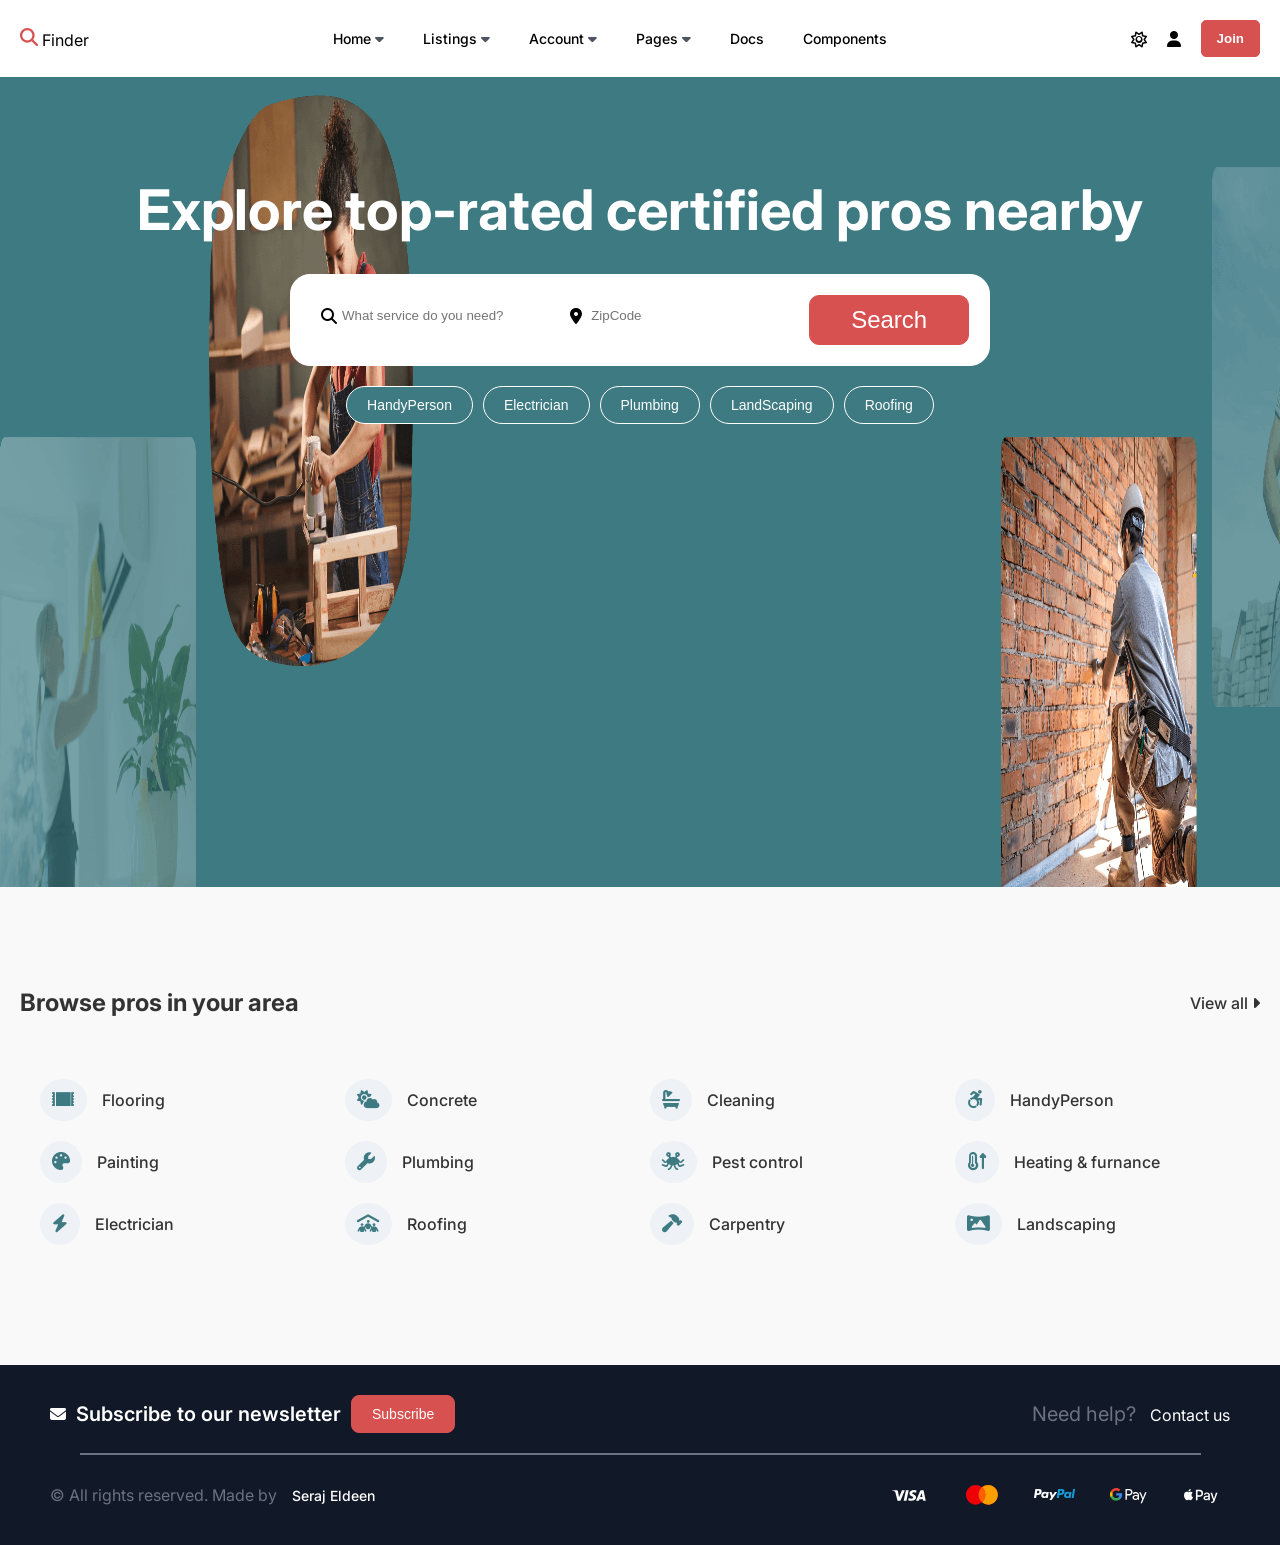
<file: Finder/index.html>
<!DOCTYPE html>
<html lang="en">
  <head>
    <meta charset="UTF-8" />
    <meta name="viewport" content="width=device-width, initial-scale=1.0" />
    <title>Finder</title>
    <link rel="preconnect" href="https://fonts.googleapis.com" />
    <link rel="preconnect" href="https://fonts.gstatic.com" crossorigin />
    <link
      href="https://fonts.googleapis.com/css2?family=Inter:ital,opsz,wght@0,14..32,100..900;1,14..32,100..900&family=Roboto:ital,wght@0,100..900;1,100..900&display=swap"
      rel="stylesheet"
    />
    <link
      rel="stylesheet"
      href="https://cdnjs.cloudflare.com/ajax/libs/font-awesome/6.5.0/css/all.min.css"
    />
    <link rel="stylesheet" href="style.css" />
    <link rel="icon" href="./assets/icon.svg" />
  </head>
  <body>
    <!-- Header -->
    <header>
      <div class="nav-left">
        <a href="#" class="logo"
          ><img src="./assets/icon.svg" alt="Icon" width="18px" height="18px" />
          Finder</a
        >
      </div>
      <div class="menu-wrapper">
        <div class="menu-toggle">
          <i class="fa-solid fa-bars"></i>
        </div>
        <div class="list">
          <ul>
            <li>
              <a href="#">Home</a> <i class="fa-solid fa-caret-down"></i>
              <ul>
                <li>Real Estate <span>Property listings directory</span></li>
                <li>Cars <span>Vehicle sales listings</span></li>
                <li>
                  Contractors <span>Professional services directory</span>
                </li>
                <li>Doctors <span>Medical professionals listings</span></li>
                <li>Events <span>Upcoming events listings</span></li>
                <li>City Guide <span>Local places directory</span></li>
              </ul>
            </li>
            <li>
              <a href="#">Listings</a>
              <i class="fa-solid fa-caret-down"> </i>
              <div class="listings">
                <div>
                  <h4>Real Estate</h4>
                  <ul>
                    <li><a href="#">Map/Listings Split View </a></li>
                    <li><a href="#">Property Details Page </a></li>
                    <li><a href="#">Vendor Page </a></li>
                  </ul>
                </div>
                <div>
                  <h4>Cars</h4>
                  <ul>
                    <li><a href="#">Listings Grid View </a></li>
                    <li><a href="#">Listings List View </a></li>
                    <li><a href="#">Car Details Page </a></li>
                  </ul>
                </div>
                <div>
                  <h4>Contractors</h4>
                  <ul>
                    <li><a href="#">Listings with Side Filters </a></li>
                    <li><a href="#">Contractor Details Page </a></li>
                  </ul>
                </div>
                <div>
                  <h4>Doctors</h4>
                  <ul>
                    <li><a href="#">Listings with Top Filters </a></li>
                    <li><a href="#">Event Details Page </a></li>
                  </ul>
                </div>
                <div>
                  <h4>City Guide</h4>
                  <ul>
                    <li><a href="#">Listings with Side Filters </a></li>
                    <li><a href="#">Listings with Top Filters </a></li>
                    <li><a href="#">Place Details Page </a></li>
                  </ul>
                </div>
                <div>
                  <h4>Add Property</h4>
                  <ul>
                    <li><a href="#">Property type </a></li>
                    <li><a href="#">Location </a></li>
                    <li><a href="#">Photos and Videos </a></li>
                    <li><a href="#">Property Details </a></li>
                    <li><a href="#">Price </a></li>
                    <li><a href="#">Contact Info </a></li>
                    <li><a href="#">Ad Promotion </a></li>
                  </ul>
                </div>
              </div>
            </li>
            <li>
              <a href="#">Account</a> <i class="fa-solid fa-caret-down"></i>
              <ul>
                <li class="authNestedList">
                  Auth Pages
                  <i class="fa-solid fa-caret-right"></i>
                  <ul>
                    <li><a href="#">Sign In</a></li>
                    <li><a href="#">Sign Up</a></li>
                    <li><a href="#">Password Recovery</a></li>
                  </ul>
                </li>
                <li><a href="#">My Profile</a></li>
                <li><a href="#">My Listings</a></li>
              </ul>
            </li>
            <li>
              <a href="#">Pages</a> <i class="fa-solid fa-caret-down"></i>
              <ul>
                <li class="aboutNestedList">
                  About
                  <i class="fa-solid fa-caret-right"></i>
                  <ul>
                    <li><a href="#">About v.1</a></li>
                    <li><a href="#">About v.2</a></li>
                  </ul>
                </li>
                <li><a href="#">Terms&Conditions</a></li>
              </ul>
            </li>
            <li><a href="#">Docs</a></li>
            <li><a href="#">Components</a></li>
          </ul>
        </div>
      </div>
      <div class="login">
        <i class="fa-regular fa-sun"></i>
        <i class="fa-solid fa-user"></i>
        <button type="button">Join</button>
      </div>
    </header>
    <main>
      <!-- Hero Section -->
      <section id="hero">
        <h1>Explore top-rated certified pros nearby</h1>
        <form action="#">
          <div>
            <div class="service">
              <label for="service" class="service"
                ><i class="fa-solid fa-magnifying-glass"></i
              ></label>
              <input
                type="text"
                id="service"
                name="serach-servive"
                placeholder="What service do you need?"
              />
            </div>
            <div class="zipCode">
              <label for="zipCode" class="zipCode"
                ><i class="fa-solid fa-location-dot"></i
              ></label>
              <input
                type="text"
                id="zipCode"
                name="zipCode"
                placeholder="ZipCode"
              />
            </div>
          </div>
          <button type="submit">Search</button>
        </form>
        <div class="servicesButtons">
          <button type="button">HandyPerson</button>
          <button type="button">Electrician</button>
          <button type="button">Plumbing</button>
          <button type="button">LandScaping</button>
          <button type="button">Roofing</button>
        </div>
      </section>

      <!--Categories  -->
      <section id="categories">
        <div class="topSection">
          <h2>Browse pros in your area</h2>
          <a href="#">View all <i class="fa-solid fa-caret-right"></i></a>
        </div>
        <div class="bottomSection">
          <div>
            <i class="fa-solid fa-rug"></i>
            <a href="#">Flooring</a>
          </div>
          <div>
            <i class="fa-solid fa-cloud-sun"></i>
            <a href="#">Concrete</a>
          </div>
          <div>
            <i class="fa-solid fa-bath"></i>
            <a href="#">Cleaning</a>
          </div>
          <div>
            <i class="fa-brands fa-accessible-icon"></i>
            <a href="#">HandyPerson</a>
          </div>
          <div>
            <i class="fa-solid fa-palette"></i>
            <a href="#">Painting</a>
          </div>
          <div>
            <i class="fa-solid fa-wrench"></i>
            <a href="#">Plumbing</a>
          </div>
          <div>
            <i class="fa-solid fa-spaghetti-monster-flying"></i>
            <a href="#">Pest control</a>
          </div>
          <div>
            <i class="fa-solid fa-temperature-arrow-up"></i>
            <a href="#">Heating & furnance</a>
          </div>
          <div>
            <i class="fa-solid fa-bolt"></i>
            <a href="#">Electrician</a>
          </div>
          <div>
            <i class="fa-solid fa-people-roof"></i>
            <a href="#">Roofing</a>
          </div>
          <div>
            <i class="fa-solid fa-hammer"></i>
            <a href="#">Carpentry</a>
          </div>
          <div>
            <i class="fa-solid fa-panorama"></i>
            <a href="#">Landscaping</a>
          </div>
        </div>
      </section>
    </main>
    <!-- Footer -->
    <footer>
      <div class="topSection">
        <div class="leftSide">
          <i class="fa-solid fa-envelope"></i>
          <h5>Subscribe to our newsletter</h5>
          <button type="button">Subscribe</button>
        </div>
        <div class="rightSide">
          <span>Need help?</span>
          <a href="#">Contact us</a>
        </div>
      </div>
      <hr />
      <div class="bottomSection">
        <div class="leftSide">
          <p>&copy; All rights reserved. Made by</p>
          <span
            ><a href="https://serajeldeen13.netlify.app/">Seraj Eldeen</a></span
          >
        </div>
        <div class="rightSide">
          <img src="./assets/visa-dark-mode.svg" alt="Visa" />
          <img src="./assets/mastercard.svg" alt="MasterCard" />
          <img src="./assets/paypal-dark-mode.svg" alt="Paypal" />
          <img src="./assets//google-pay-dark-mode.svg" alt="GooglePay" />
          <img src="./assets/apple-pay-dark-mode.svg" alt="ApplePay" />
        </div>
      </div>
    </footer>
  </body>
</html>
</file>
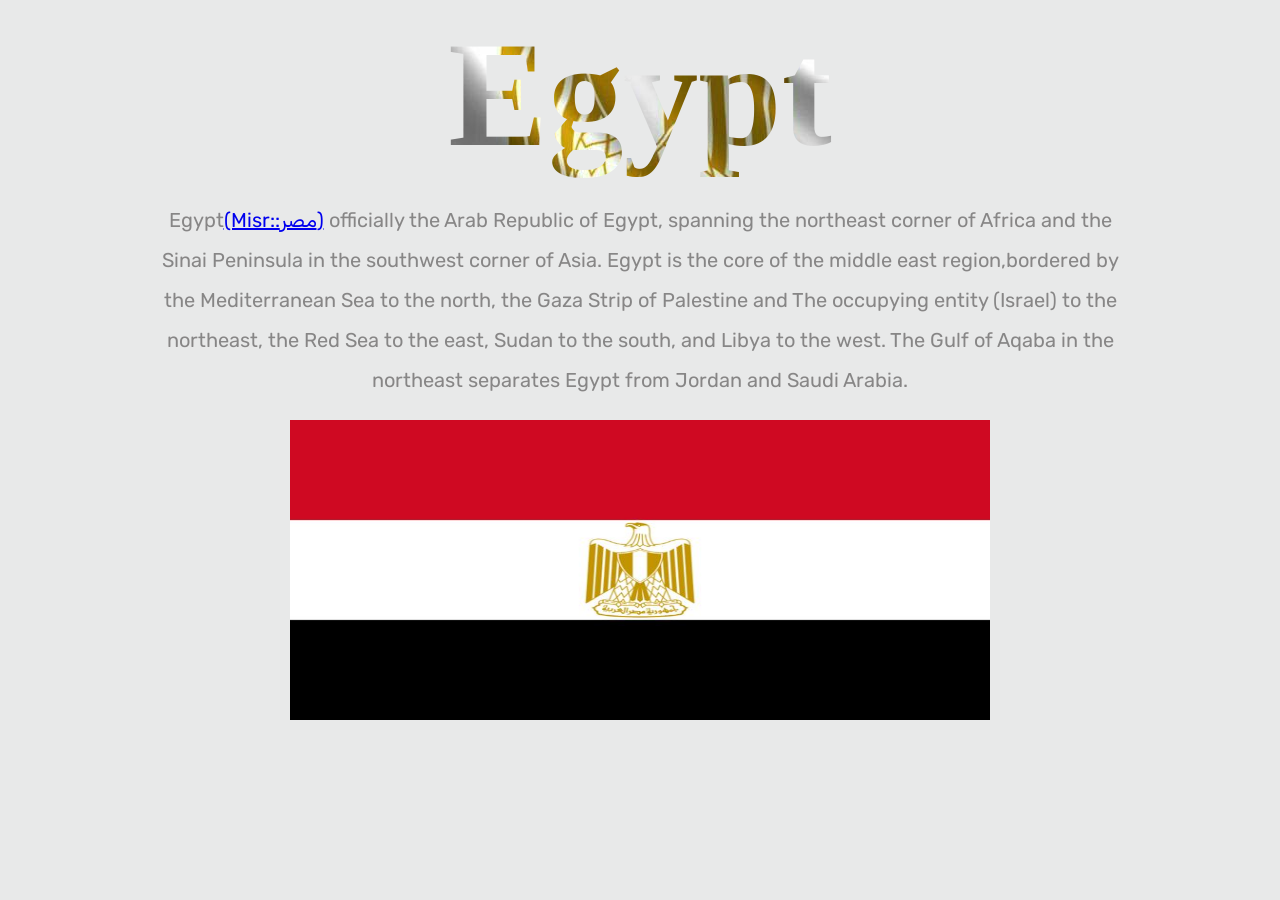
<file: about Egypt/Egypt.html>
<!DOCTYPE html>
<html>
<head>
  <title>Welcome to Egypt</title>
  <link rel="stylesheet" href="Egypt.css">
  <link rel="icon" href="images/flag.jpg">
  <link rel="preconnect" href="https://fonts.googleapis.com">
  <link rel="preconnect" href="https://fonts.gstatic.com" crossorigin>
  <link href="https://fonts.googleapis.com/css2?family=Rubik:wght@500&display=swap" rel="stylesheet">
</head>
<body>
  <h1 class="header">Egypt </h1>
    <p class="pargraph">
      Egypt<a href="https://en.wikipedia.org/wiki/Arabic ">(Misr::مصر)</a> officially the Arab Republic of Egypt,
  spanning the northeast corner of Africa
  and the Sinai Peninsula in the southwest corner of Asia.
  Egypt is the core of the middle east region,bordered by the 
  Mediterranean Sea to the north, the Gaza Strip of Palestine and The occupying entity (Israel) to the northeast,
   the Red Sea to the east, Sudan to the south, and Libya to the west.
    The Gulf of Aqaba in the northeast separates Egypt from Jordan and Saudi Arabia.
    </p>
  <div class="div">
    <img class="flag-img" src="images/flag.jpg">
  </div>
  











</body>
</html>
</file>
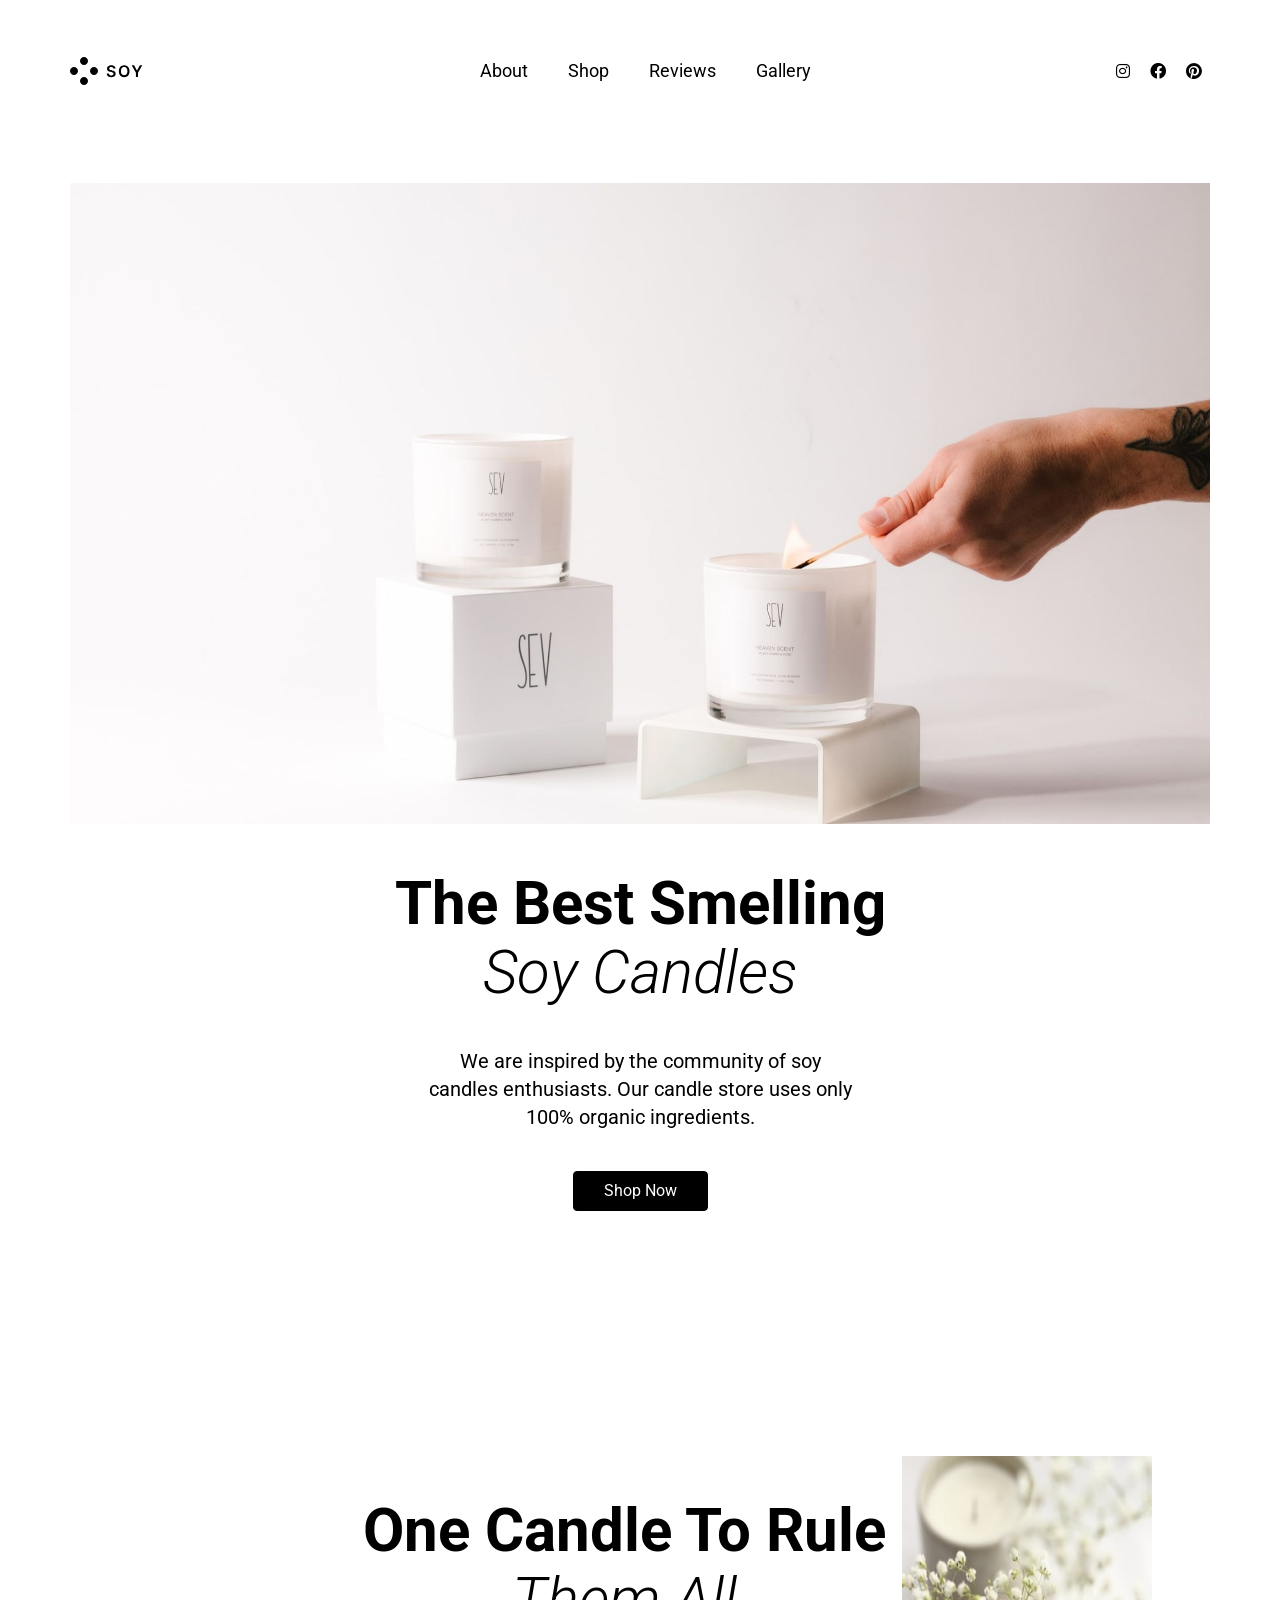
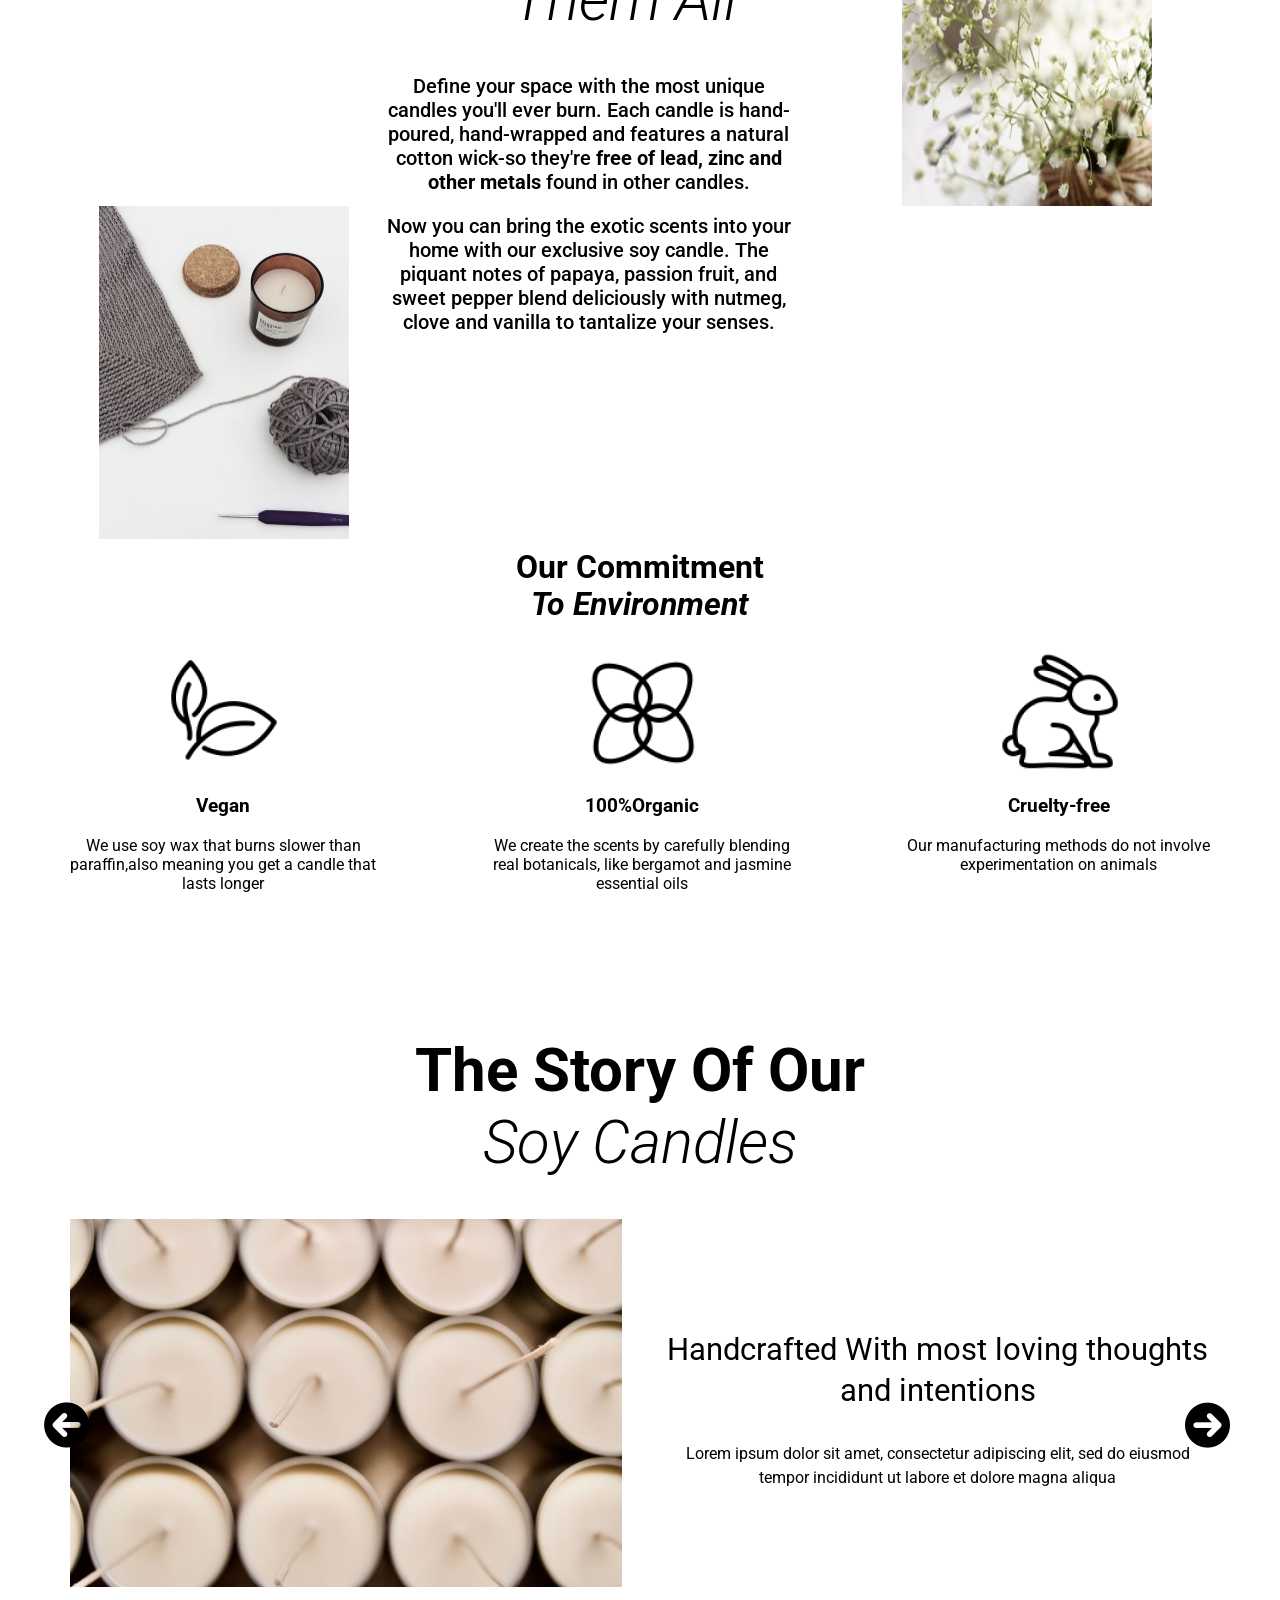
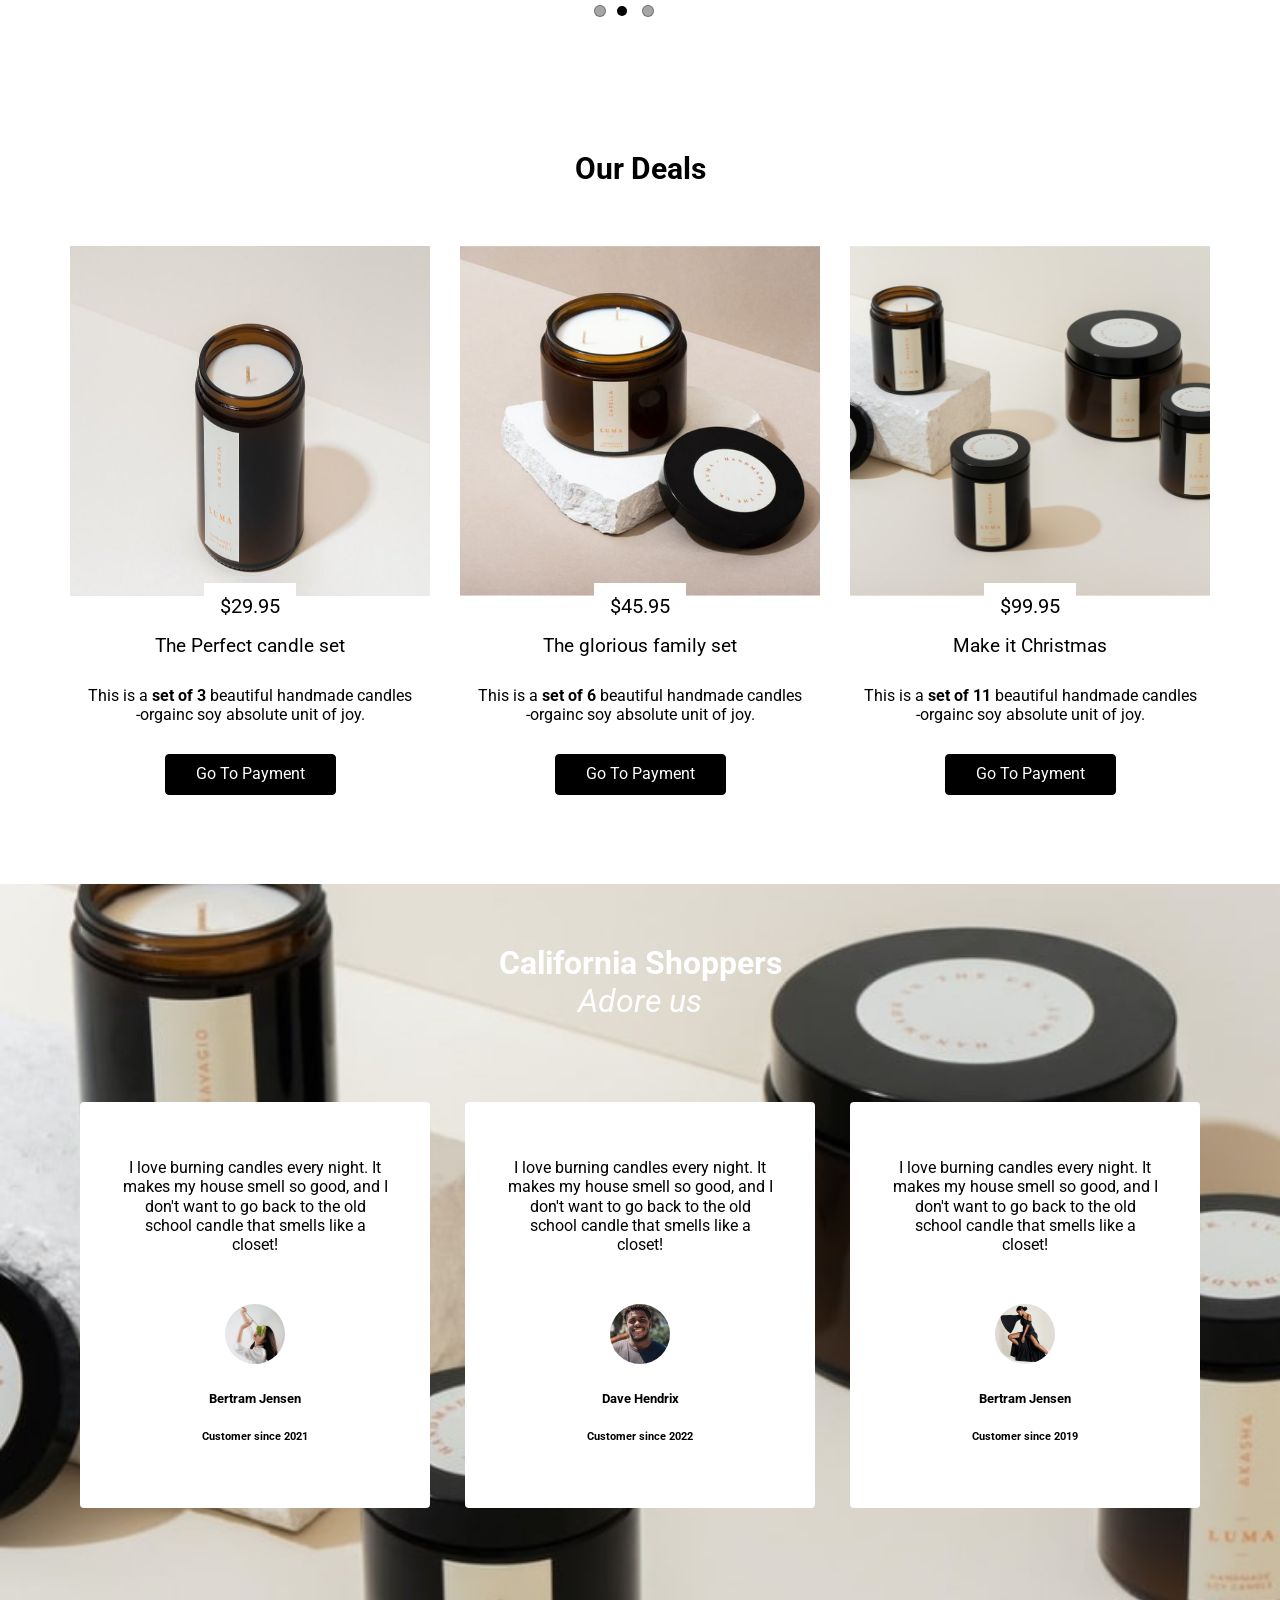
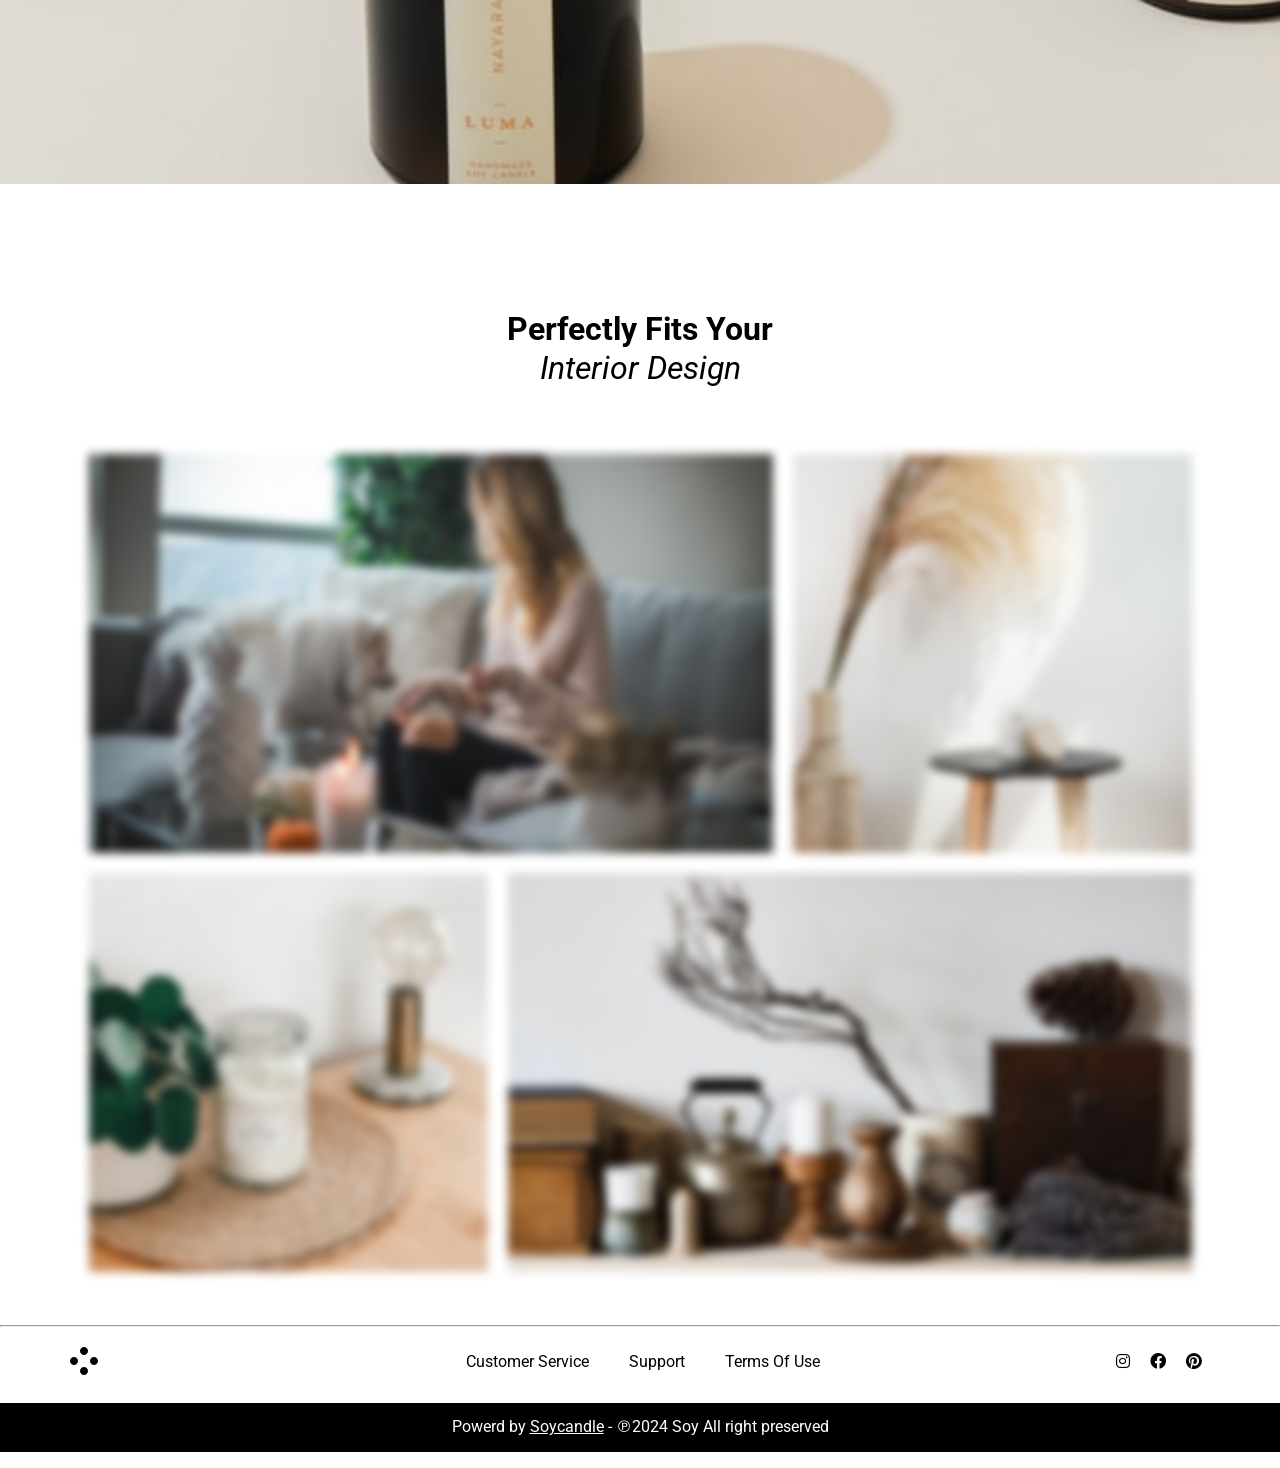
<file: Candle/candle.html>
<!DOCTYPE html>
<html lang="en">
<head>
  <meta charset="UTF-8">
  <meta name="viewport" content="width=device-width, initial-scale=1.0">
  <title>Soy Candles</title>
  <link rel="icon" href="images/footer.svg">
  <link rel="stylesheet"href="candle.css">
  <link rel="stylesheet"href="normalize.css">
  <link rel="stylesheet" href="https://cdnjs.cloudflare.com/ajax/libs/font-awesome/6.0.0-beta3/css/all.min.css"> <!--<i>For the icon font awesome</i>-->
  <link rel="preconnect" href="https://fonts.googleapis.com">
  <link rel="preconnect" href="https://fonts.gstatic.com" crossorigin>
  <link href="https://fonts.googleapis.com/css2?family=Roboto:ital,wght@0,100;0,300;0,400;0,500;0,700;0,900;1,100;1,300;1,400;1,500;1,700;1,900&display=swap" rel="stylesheet">
</head>
<body>
  
   <div class="header">
    <div class="container">
      <img decoding="async" src="images/logo.svg" alt="logo-image">
      <ul>
        <li><a href="#about">About</a></li>
        <li><a href="#shop">Shop</a></li>
        <li><a href="#reviews">Reviews</a></li>
        <li><a href="#gallery">Gallery</a></li>
      </ul>
      <div class="font-awesome">
      <i class="fa-brands fa-instagram"></i>
      <i class="fa-brands fa-facebook"></i>
      <i class="fa-brands fa-pinterest"></i>
    </div>
    </div>
   </div>
     <div class="landing">
      <div class="container">
        <img decoding="async" src="images/couple-candles.jpg" alt="" >
          <h1>The Best Smelling<br><i>Soy Candles</i></h1>
          <p>
            We are inspired by the community of soy candles enthusiasts.
            Our candle store uses only 100% organic ingredients.
          </p>
          <button>Shop Now</button>      
      </div>
     </div>

      <div class="about" id="about">
        <div class="container">
          <div class="left-image">
          <img decoding="async" src="images/tricot-candle.jpg" alt="" width="250px">
        </div>
          <div class="text-div">
          <h1>One Candle To Rule<br><i>Them All</i></h1>
          <p>
            Define your space with the most unique candles
            you'll ever burn. Each candle is hand-poured,
            hand-wrapped and features a natural cotton wick-so
            they're <span> free of lead, zinc and other metals</span> found in 
            other candles.
          </p>
          <p>
            Now you can bring the exotic scents into your home
            with our exclusive soy candle. The piquant notes of
            papaya, passion fruit, and sweet pepper blend 
            deliciously with nutmeg, clove and vanilla to tantalize your senses.
          </p>
        </div>
        <div class="right-image">
          <img decoding="async" src="images/flower-candle.jpg" alt="" width="250px" height="350px">
        </div>
        </div>
      </div>
    <div class="commitment">
      <div class="container">
        <h1>Our Commitment<br><i>To Environment</i></h1>
        <div class="box">

          <div class="item">
            <img decoding="async" src="images/flower.png" alt="">
            <h3>Vegan</h3>
            <p>
              We use soy wax that burns slower than<br>
              paraffin,also meaning you get a candle that<br>
              lasts longer
            </p>
          </div>

          <div class="item">
            <img decoding="async" src="images/organic.png" alt="">
            <h3>100%Organic</h3>
            <p>
              We create the scents by carefully blending<br>
              real botanicals, like bergamot and jasmine<br>
              essential oils
            </p>
          </div>

          <div class="item">
            <img decoding="async" src="images/rabbit.png" alt="">
            <h3>Cruelty-free</h3>
            <p>
              Our manufacturing methods do not involve<br>
              experimentation on animals
            </p>
          </div>

        </div>
      </div>
    </div>

    <div class="story">
      <div class="container">
        <h1>The Story Of Our<br><i>Soy Candles</i></h1>
        <div class="contain">
          <i class="fa-solid fa-circle-arrow-left"></i>         
          <img decoding="async" src="images/candle-story.jpg" alt="" width="553px" height="368px">
          <div class="text">  
          <h3>
            Handcrafted With most loving thoughts and intentions
          </h3>
          <p>
            Lorem ipsum dolor sit amet,
            consectetur adipiscing elit, sed do
            eiusmod tempor incididunt ut labore
            et dolore magna aliqua
          </p>
        </div>
        <i class="fa-solid fa-circle-arrow-right"></i> 
        <ul>
          <li></li>
        </ul>     
       </div>
      </div>
    </div>
   
    <div class="shop" id="shop">
      <div class="container">
        <h1>Our Deals</h1>
        <div class="grid">

          <div class="grid-item">
            <img decoding="async" src="images/Basic.jpg" alt="basic" width="370px" height="350px">
            <div class="text">
            <h3>The Perfect candle set</h3>
            <p>
              This is a<span> set of 3 </span> beautiful
              handmade candles<br>-orgainc soy
              absolute unit of joy.
            </p>
            <button>Go To Payment</button>
          </div>
          </div>

          <div class="grid-item">
            <img decoding="async" src="images/standard.jpg" alt="Standard" width="370px" height="350px">
            <div class="text">
            <h3>The glorious family set</h3>
            <p>
              This is a<span> set of 6 </span> beautiful
              handmade candles<br>-orgainc soy
              absolute unit of joy.
            </p>
            <button>Go To Payment</button>
          </div>
          </div>

          <div class="grid-item">
            <img decoding="async" src="images/premium.jpg" alt="Premium" width="370px" height="350px">
            <div class="text">
            <h3>Make it Christmas</h3>
            <p>
              This is a<span> set of 11 </span> beautiful
              handmade candles<br>-orgainc soy
              absolute unit of joy.
            </p>
            <button>Go To Payment</button>
            </div>
          </div>

        </div>
      </div>
    </div>
       

    <div class="Reviews" id="reviews">
      <div class="container">
        <h1>California Shoppers<br><i>Adore us</i></h1>
        <div class="Review-box">

          <div class="Review-item">
            <p>
              I love burning candles every night. It
              makes my house smell so good, and I
              don't want to go back to the old
              school candle that smells like a closet!
            </p>
            <div class="lower-side">
            <img decoding="async" src="images/icon1.jpg" alt="">
            <h5>Bertram Jensen</h5>
            <h6>Customer since 2021</h6>
          </div>
          </div>

          <div class="Review-item">
            <p>
              I love burning candles every night. It
              makes my house smell so good, and I
              don't want to go back to the old
              school candle that smells like a closet!
            </p>
            <div class="lower-side">
            <img decoding="async" src="images/icon2.jpg" alt="">
            <h5>Dave Hendrix</h5>
            <h6>Customer since 2022</h6>
          </div>
          </div>

          <div class="Review-item">
            <p>
              I love burning candles every night. It
              makes my house smell so good, and I
              don't want to go back to the old
              school candle that smells like a closet!
            </p>
            <div class="lower-side">
            <img decoding="async" src="images/icon3.jpg" alt="">
            <h5>Bertram Jensen</h5>
            <h6>Customer since 2019</h6>
          </div>
          </div>

        </div>
      </div>
    </div>
      <div class="gallery" id="gallery">
        <div class="container">
          <h1>Perfectly Fits Your<br><i>Interior Design</i></h1>
          <div class="grid-box">
            <img src="images/dog-design.jpg" alt="" width="60%">
            <img src="images/flower-design.jpg" alt="" width="35%">
            <img src="images/bulb-candle.jpg" alt=""  width="35%">
            <img src="images/floor-design.jpg" alt="" width="60%">
          </div>
        </div>
      </div>
      <hr>
      <div class="terms">
        <div class="container">
          <img decoding="async" src="images/footer.svg" alt="logo-image">
          <ul>
            <li><a href="#"></a>Customer Service</li>
            <li><a href="#"></a>Support</li>
            <li><a href="#"></a>Terms Of Use</li>
          </ul>
          <div class="font-awesome">
          <i class="fa-brands fa-instagram"></i>
          <i class="fa-brands fa-facebook"></i>
          <i class="fa-brands fa-pinterest"></i>
        </div>
        </div>
      </div>
      
      <div class="footer">
        <div class="container">
          <p>Powerd by <a href="#">Soycandle</a> - &#x2117;2024 Soy All right preserved</p>
        </div>
      </div>
</body>
</html>
</file>
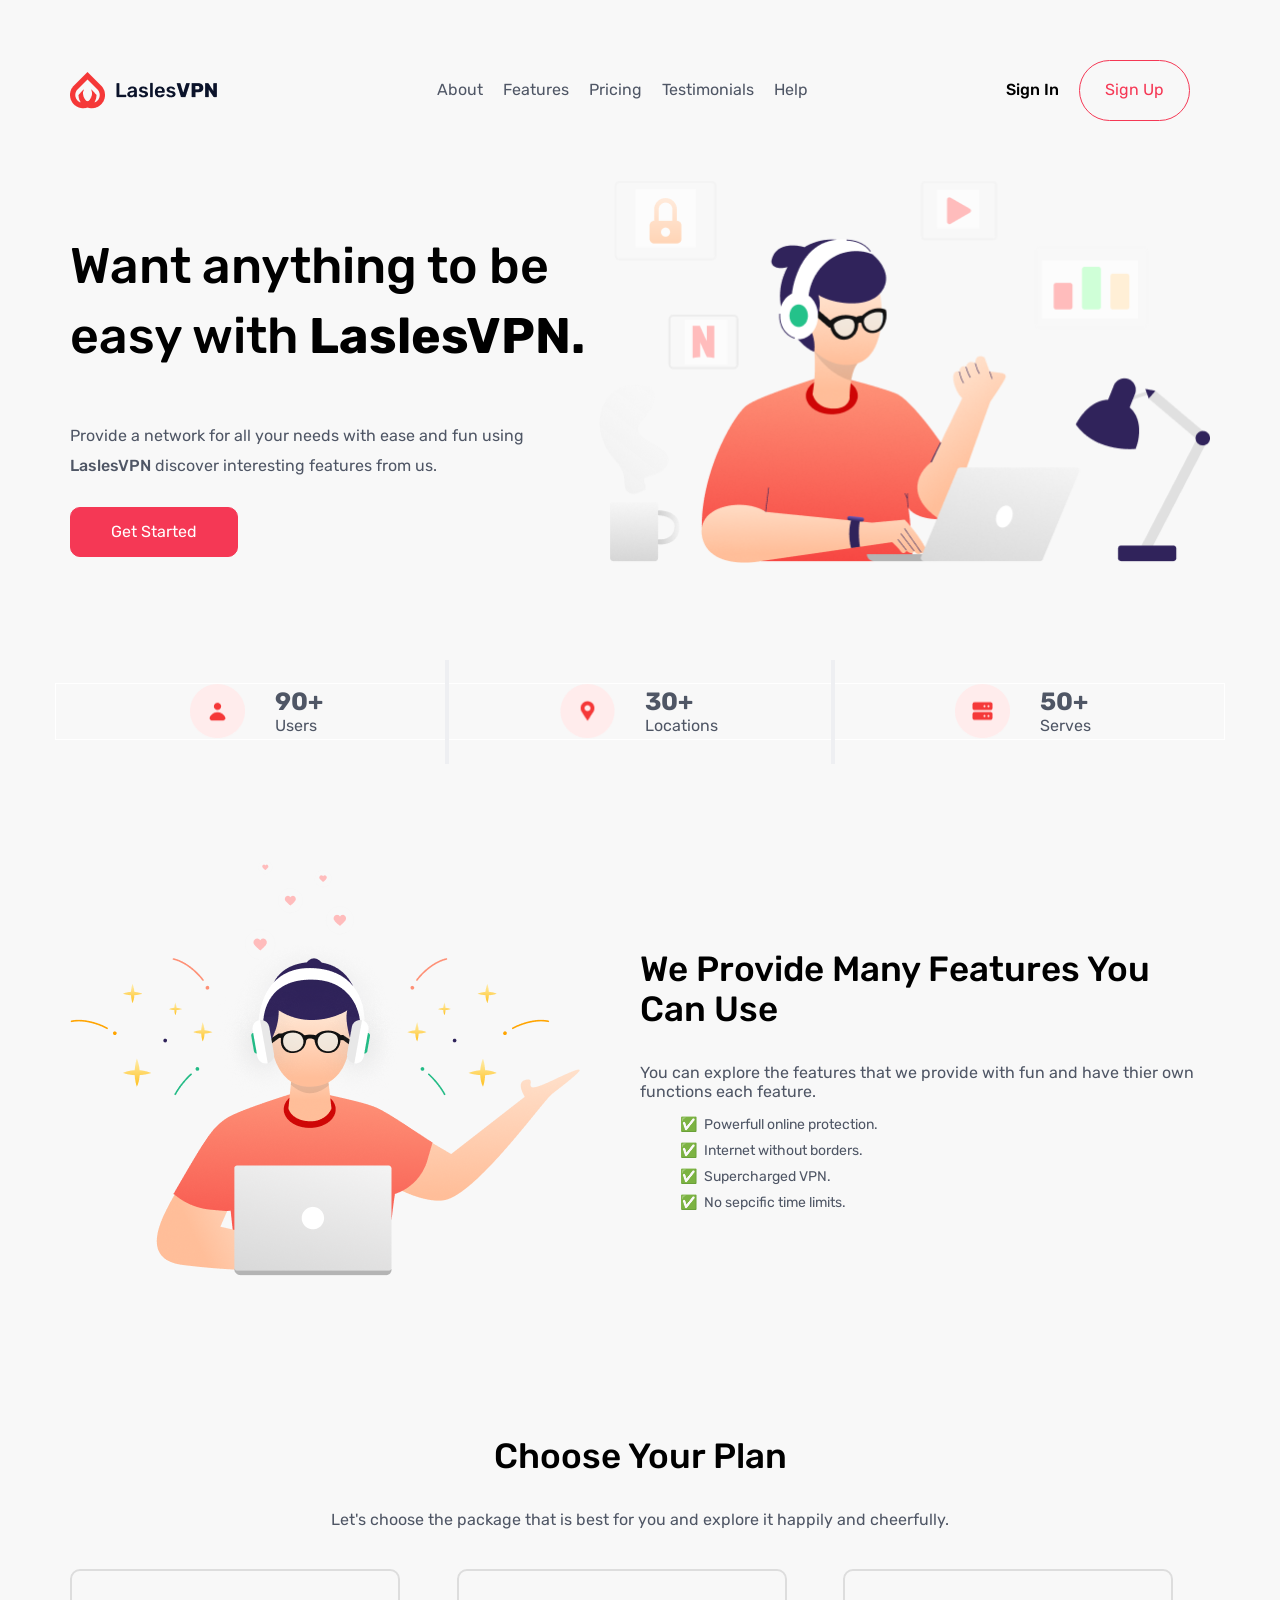
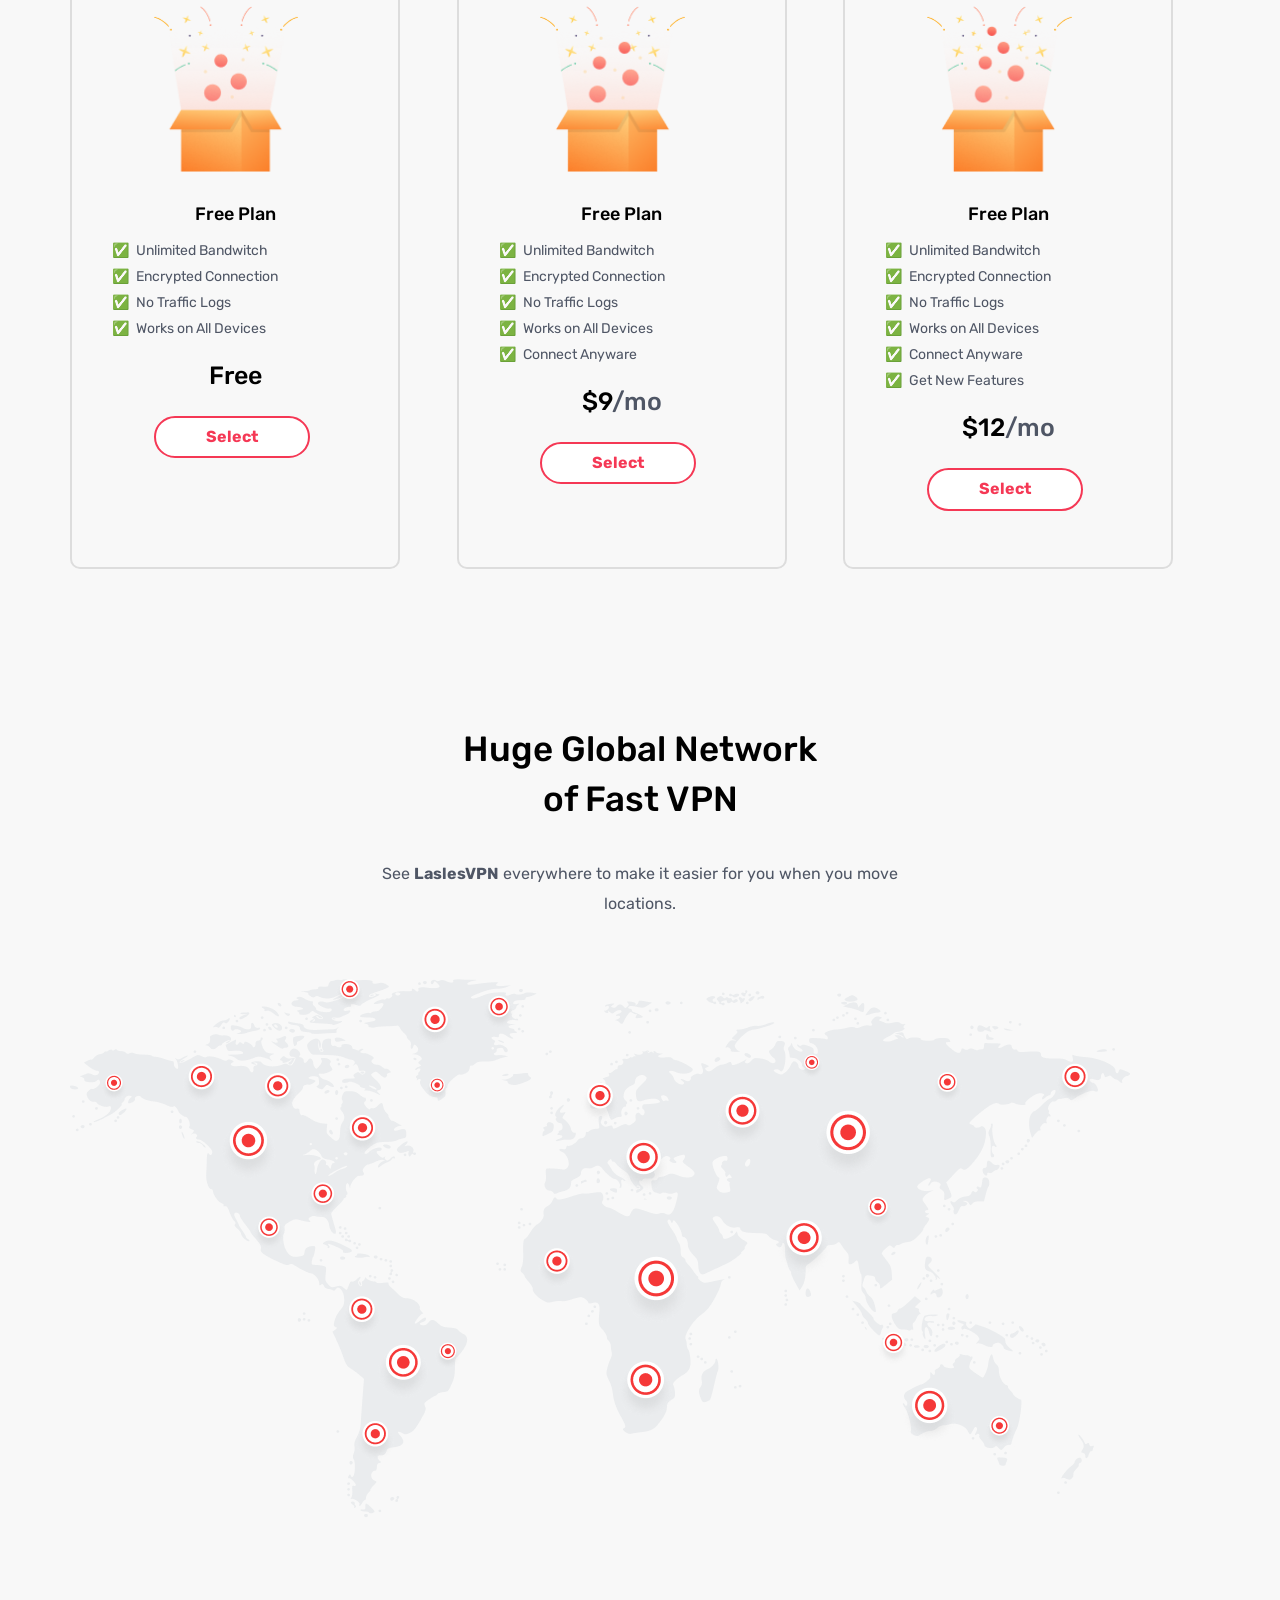
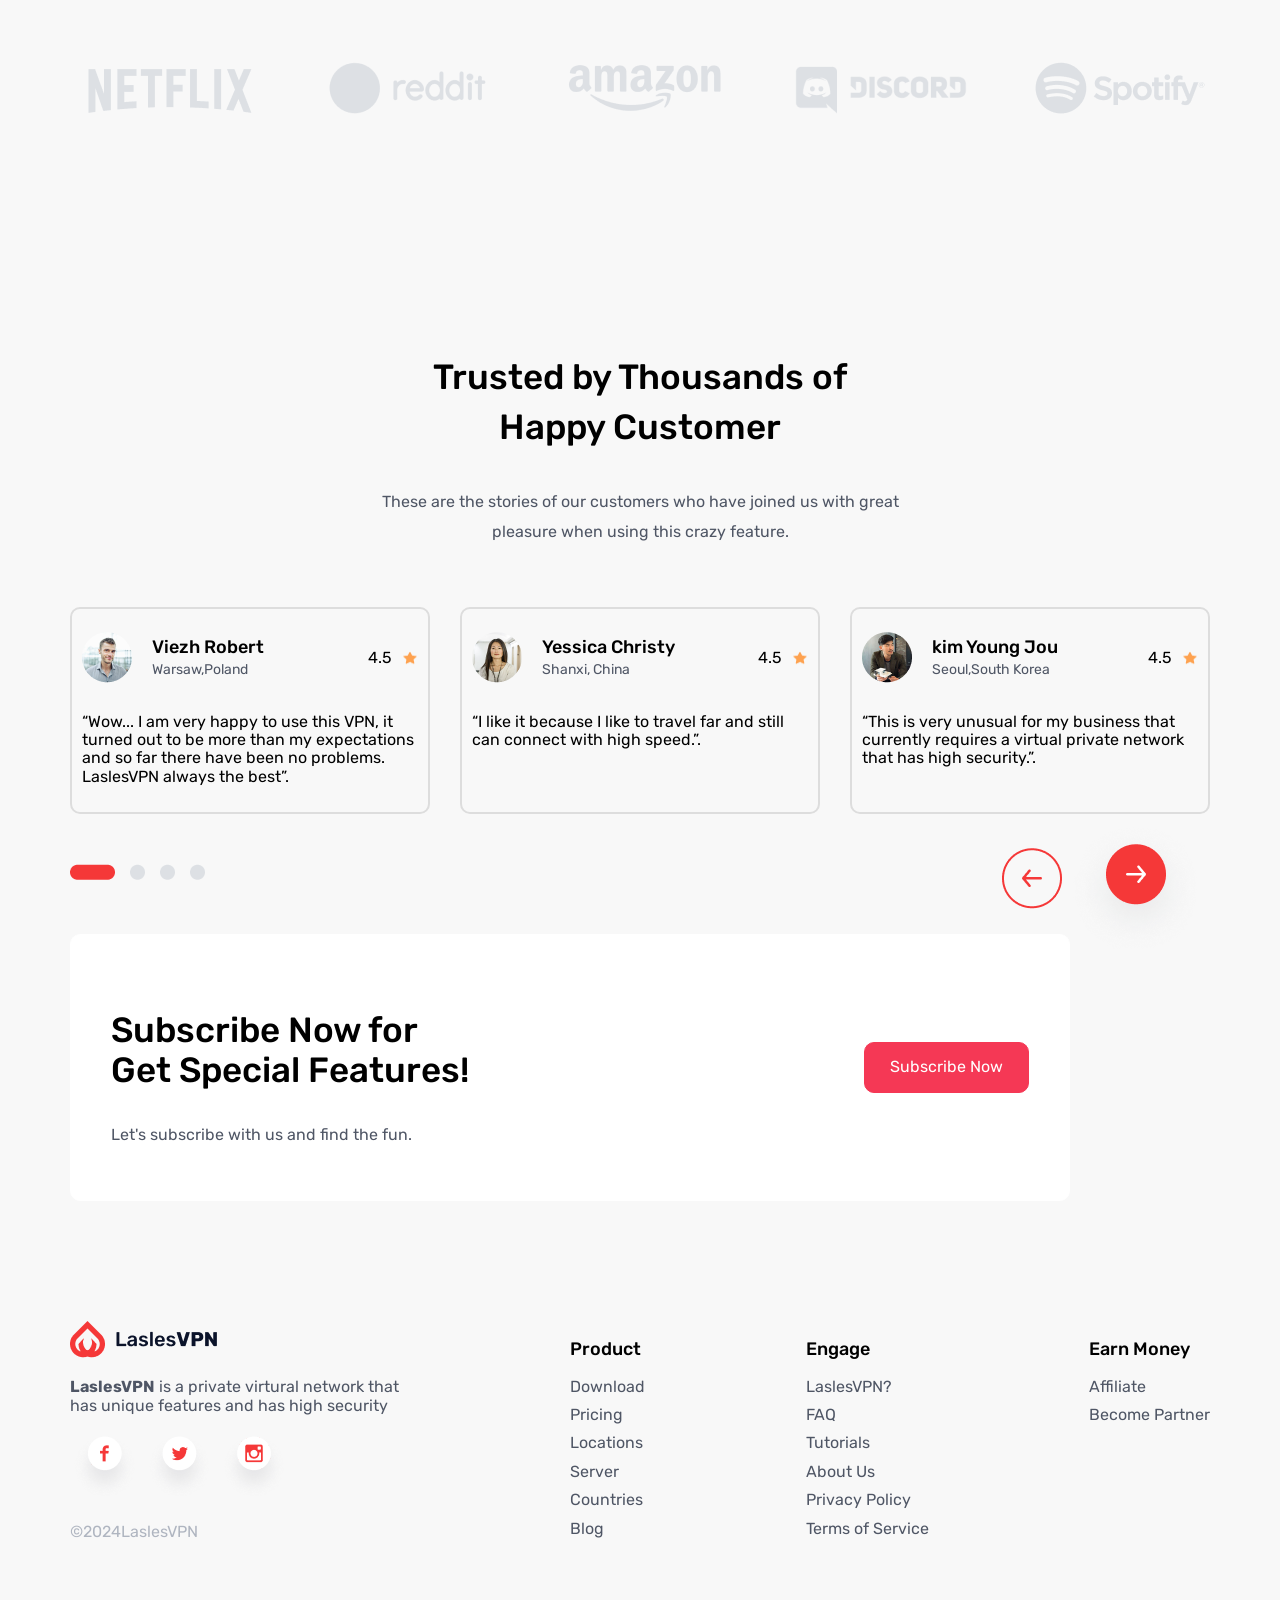
<file: Lasles Template/lasles.html>
<!DOCTYPE html>
<html lang="en">
<head>
  <meta charset="UTF-8">
  <meta name="viewport" content="width=device-width, initial-scale=1.0">
  <title>Lasles/Template</title>
  <link rel="stylesheet" href="lasles.css">
  <link rel="stylesheet" href="normalize.css">
  <link rel="icon" href="images/icon.png">
  <link rel="preconnect" href="https://fonts.googleapis.com">
<link rel="preconnect" href="https://fonts.gstatic.com" crossorigin>
<link href="https://fonts.googleapis.com/css2?family=Rubik:ital,wght@0,300..900;1,300..900&display=swap" rel="stylesheet">
    <link rel="stylesheet" href="https://cdnjs.cloudflare.com/ajax/libs/font-awesome/6.0.0-beta3/css/all.min.css"> <!--<i>For the icon</i>-->
</head>
<body>
                         <!-- Header -->
  <div class="header">
    <div class="container">
      <img decoding="async" src="images/Logo.png" alt="Logo">
      <ul>
        <li>About</li>
        <li>Features</li>
        <li>Pricing</li>
        <li>Testimonials</li>
        <li>Help</li>
      </ul>
      <div class="sign">
        <h4>Sign In</h4>
        <a href="#">Sign Up</a>
      </div>
    </div>
  </div>
                          <!-- Nav -->
        <nav>
          <div class="container">
            <div class="left">
              <h3>
                Want anything to be easy with
                <span>LaslesVPN.</span> 
              </h3>
              <p>
                Provide a network for all your needs with ease 
                and fun using<span> LaslesVPN </span>discover interesting features
                 from us.
              </p>
              <button>Get Started</button>
            </div>
            <img decoding="async" src="images/Illustration 1.png" alt="" width="611.24px" height="382.44px">
          </div>
        </nav>
                              <!-- count -->
        <div class="count">
          <div class="container">

            <div class="item">
              <img decoding="async" src="images/user.png" alt="" width="55px" height="55px">
              <p><span>90+</span><br>Users</p>
            </div>

            <div class="item">
              <img decoding="async" src="images/location.png" alt="" width="55px" height="55px">
              <p><span>30+</span><br>Locations</p>
            </div>

            <div class="item">
              <img decoding="async" src="images/Server.png" alt="" width="55px" height="55px">
              <p><span>50+</span><br>Serves</p>
            </div>

          </div>
        </div>
                                                      <!-- Features -->
        <div class="features">
          <div class="container">
            <div class="left-features">
              <img decoding="async" src="images/Illustration 2.png" alt="">
            </div>
            <div class="right-features">
              <h3>
                We Provide Many Features You Can Use
              </h3>
              <p>
                You can explore the features that we provide 
                with fun and have thier own functions each feature.
              </p>
              <ul>
                <li>Powerfull online protection.</li>
                <li>Internet without borders.</li>
                <li>Supercharged VPN.</li>
                <li>No sepcific time limits.</li>
              </ul>
            </div>
          </div>
        </div>
                              <!-- Subscribe-->
        <div class="subscribe">
          <div class="container">
            <h3>Choose Your Plan</h3>
            <p>
              Let's choose the package that is best
              for you and explore it happily and cheerfully.
            </p>
            <div class="template">

            <div class="box">
              <img decoding="async" src="images/Free.png" alt="" width="144.9px" height="165.37px">
              <h3>Free Plan</h3>
              <ul>
                <li>Unlimited Bandwitch</li>
                <li>Encrypted Connection</li>
                <li>No Traffic Logs</li>
                <li>Works on All Devices</li>
              </ul>
              <h3>Free</h3>
              <a href="#">Select</a>
            </div>

            <div class="box">
              <img decoding="async" src="images/Standard.png" alt="" width="144.9px" height="165.37px">
              <h3>Free Plan</h3>
              <ul>
                <li>Unlimited Bandwitch</li>
                <li>Encrypted Connection</li>
                <li>No Traffic Logs</li>
                <li>Works on All Devices</li>
                <li>Connect Anyware</li>
              </ul>
              <h3>$9<span>/mo</span></h3>
              <a href="#">Select</a>
            </div>

            <div class="box">
              <img decoding="async" src="images/Premium.png" alt="" width="144.9px" height="165.37px">
              <h3>Free Plan</h3>
              <ul>
                <li>Unlimited Bandwitch</li>
                <li>Encrypted Connection</li>
                <li>No Traffic Logs</li>
                <li>Works on All Devices</li>
                <li>Connect Anyware</li>
                <li>Get New Features</li>
              </ul>
              <h3>$12<span>/mo</span></h3>
              <a href="#">Select</a>
            </div>
            </div> 
          </div>
        </div>
                        <!-- Map -->
      <div class="map">
        <div class="container">
          <div class="main-heading">
            <h3>
              Huge Global Network <br>of Fast VPN
            </h3>
            <p>
              See <span>LaslesVPN</span> everywhere to make it
              easier for you when you move <br>locations.
            </p>
          </div>
          <img decoding="async" src="images/Huge Global.png" alt="">
          <img decoding="async" src="images/Sponsored.png" alt="">    
        </div>
      </div>
                        <!-- Feedback -->
      <div class="Feedback">
        <div class="container">
          <div class="main-heading">
            <h3>Trusted by Thousands of<br> Happy Customer</h3>
            <p>
              These are the stories of our customers who have joined us
              with great<br> pleasure when using this crazy feature.
            </p>
          </div>

          <div class="feed-box">
            <div class="bin">
              <div class="flex">
              <div class="left-flex">
                <img decoding="async" src="images/icon1.png" alt="icon1">
                <p>
                  Viezh Robert <br> <span>Warsaw,Poland</span>
                </p>
              </div>
              <div class="right-flex">
                <p>4.5</p>
                <img decoding="async" src="images/Star.png" alt="" width="16px" height="16px">
              </div>
            </div>
              <p>
                “Wow... I am very happy to use this VPN,
                 it turned out to be more than my expectations 
                 and so far there have been no problems.
                  LaslesVPN always the best”.
              </p>
            </div>

            <div class="bin">
              <div class="flex">
              <div class="left-flex">
                <img decoding="async" src="images/icon2.png" alt="icon1">
                <p>
                  Yessica Christy <br> <span>Shanxi, China</span>
                </p>
              </div>
              <div class="right-flex">
                <p>4.5</p>
                <img decoding="async" src="images/Star.png" alt="" width="16px" height="16px">
              </div>
            </div>
              <p>
                “I like it because I like to travel far 
                and still can connect with high speed.”.
              </p>
            </div>

            <div class="bin">
              <div class="flex">
              <div class="left-flex">
                <img decoding="async" src="images/icon3.png" alt="icon1">
                <p>
                  kim Young Jou <br> <span>Seoul,South Korea</span>
                </p>
              </div>
              <div class="right-flex">
                <p>4.5</p>
                <img decoding="async" src="images/Star.png" alt="" width="16px" height="16px">
              </div>
            </div>
              <p>
                “This is very unusual for my business that 
                currently requires a virtual private network
                that has high security.”.
              </p>
            </div>
          </div>

          <div class="last-div">
            <div class="left">
              <img decoding="async" src="images/Group 1300.png" alt="">
            </div>

            <div class="right">
                <img decoding="async" src="images/left.png" alt="" style="margin-bottom: 20px;">
                <img decoding="async" src="images/right.png" alt="">
            </div>
          </div>
          
        </div>
      </div>
                                               <!-- Package -->
   <div class="package">
    <div class="container">
      <div class="package-box">
        <div class="left">
          <p>
            Subscribe Now for Get Special Features!
          </p>
          <p>Let's subscribe with us and find the fun.</p>
        </div>  
        <button>Subscribe Now</button>
      </div>
    </div>
   </div> 
                                      <!--Footer-->
      <div class="footer">
        <div class="container">
          <div class="footer-box">
            <div class="box1">
              <img decoding="async" src="images/Logo.png">
              <p>
                <span>LaslesVPN</span> is a private virtural network that has
                unique features and has high security
              </p>
                <img decoding="async" src="images/Facebook.png">
                <img decoding="async" src="images/Twitter.png">
                <img decoding="async" src="images/Instagram.png">
              <p>&copy;2024LaslesVPN</p>
            </div>
            <div class="box2">
              <h3>Product</h3>
              <ul>
                <li>Download</li>
                <li>Pricing</li>
                <li>Locations</li>
                <li>Server</li>
                <li>Countries</li>
                <li>Blog</li>
              </ul>
            </div>
            <div class="box2">
              <h3>Engage</h3>
              <ul>
                <li>LaslesVPN?</li>
                <li>FAQ</li>
                <li>Tutorials</li>
                <li>About Us</li>
                <li>Privacy Policy</li>
                <li>Terms of Service</li>
              </ul>
            </div>
            <div class="box2">
              <h3>Earn Money</h3>
              <ul>
                <li>Affiliate</li>
                <li>Become Partner</li>
              </ul>
            </div>
          </div>
        </div>
      </div>
</body>
</html>
</file>
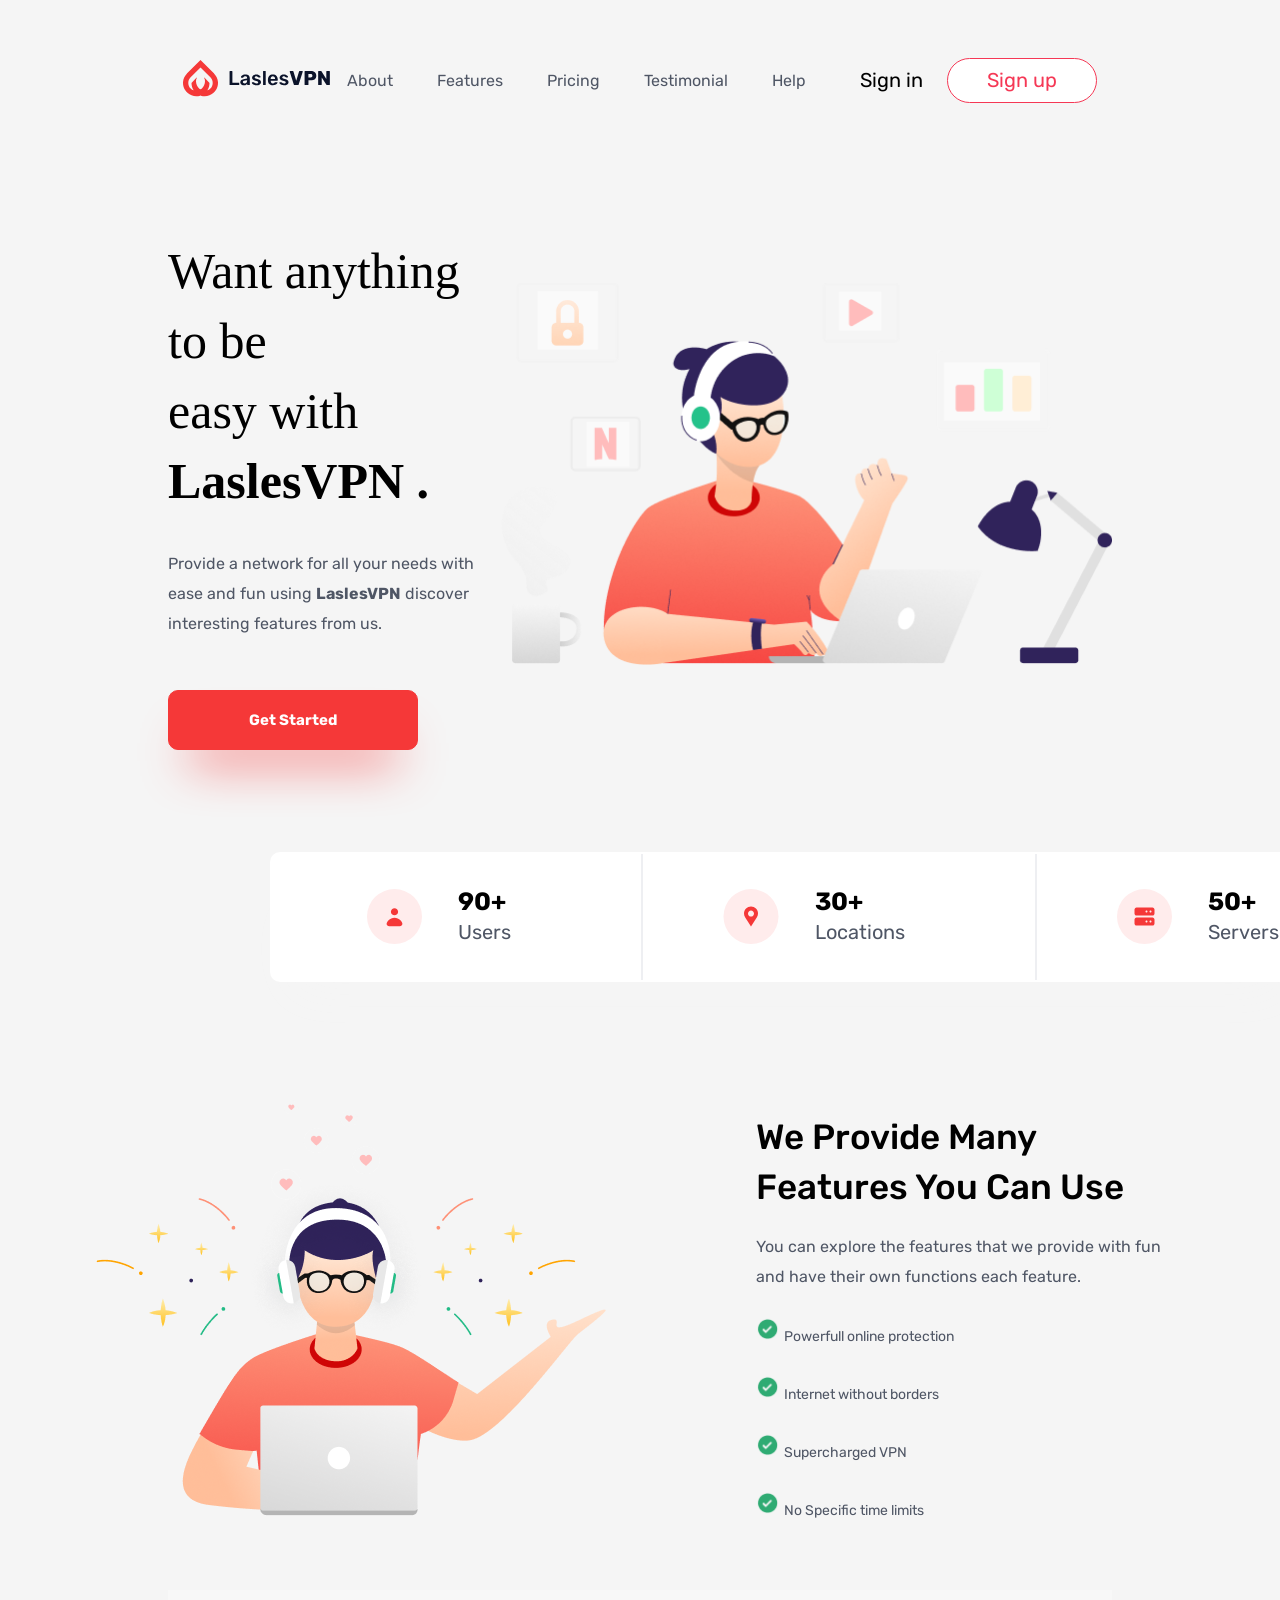
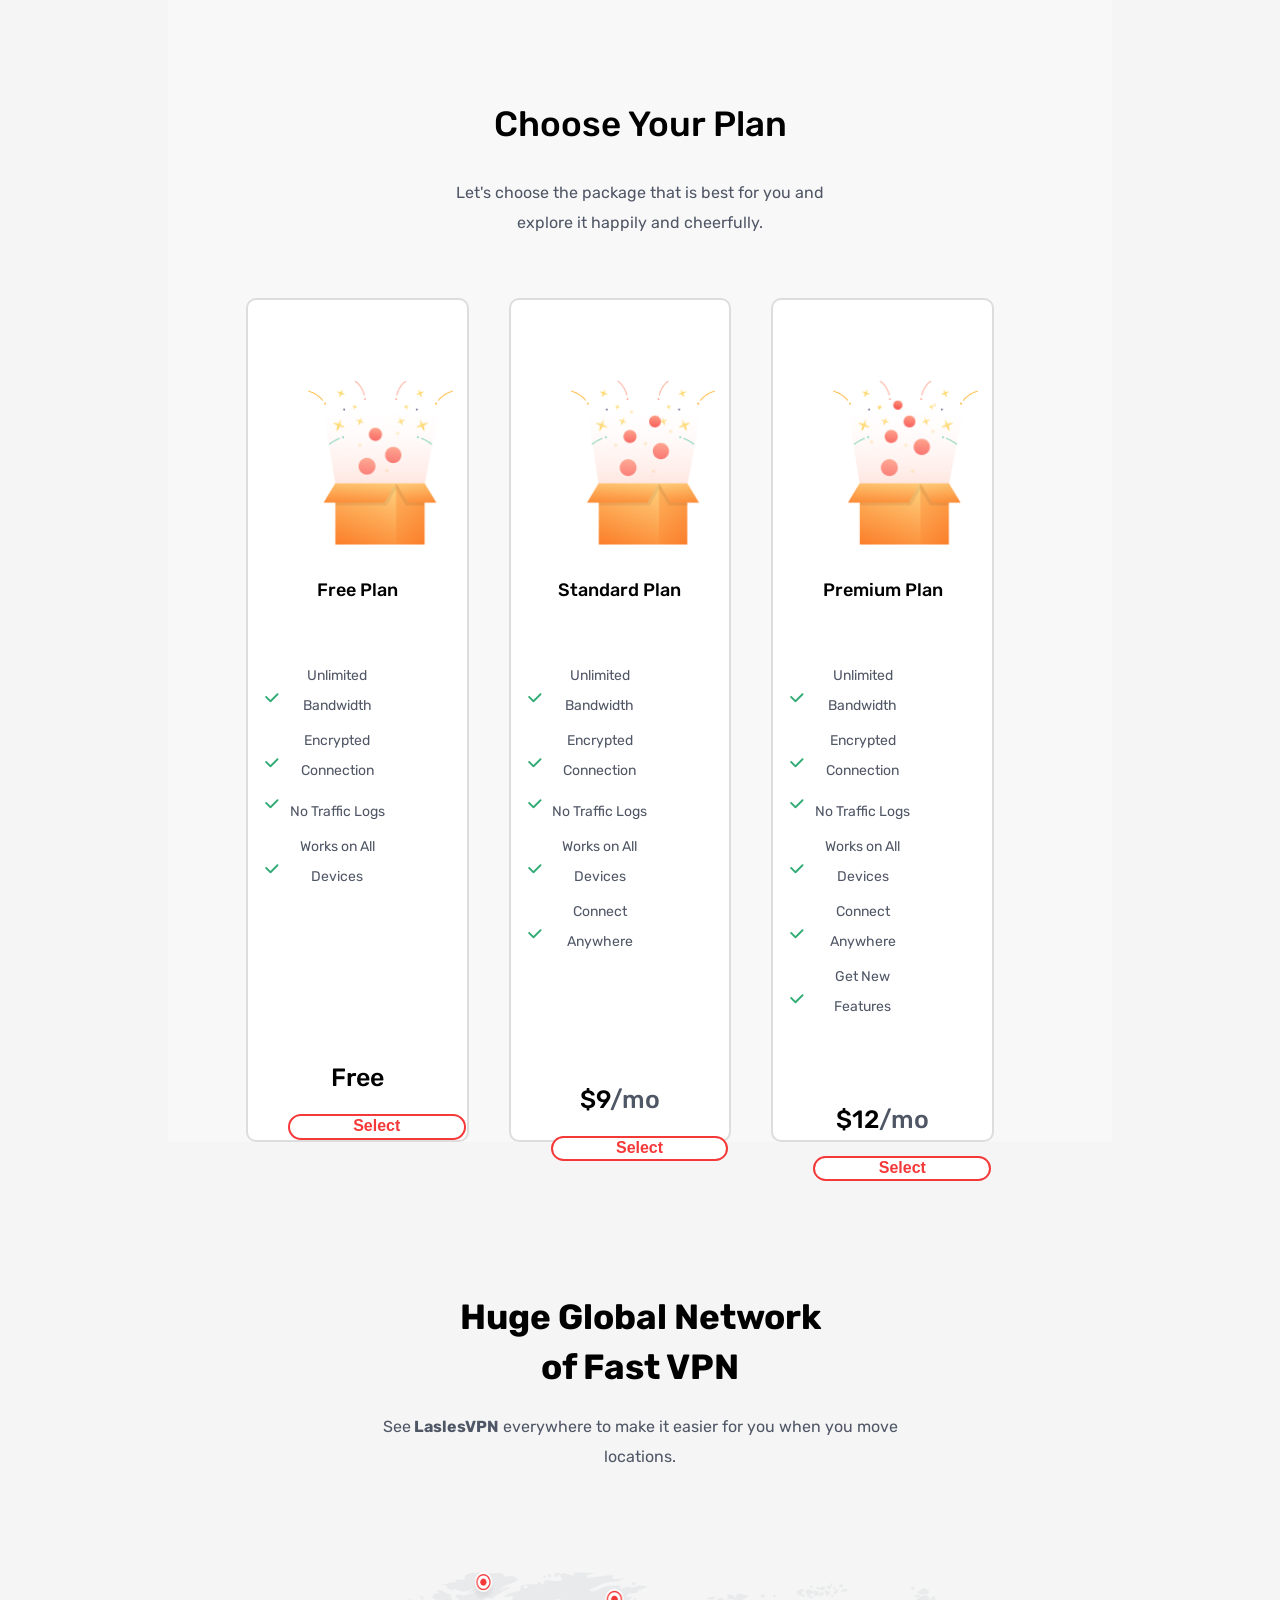
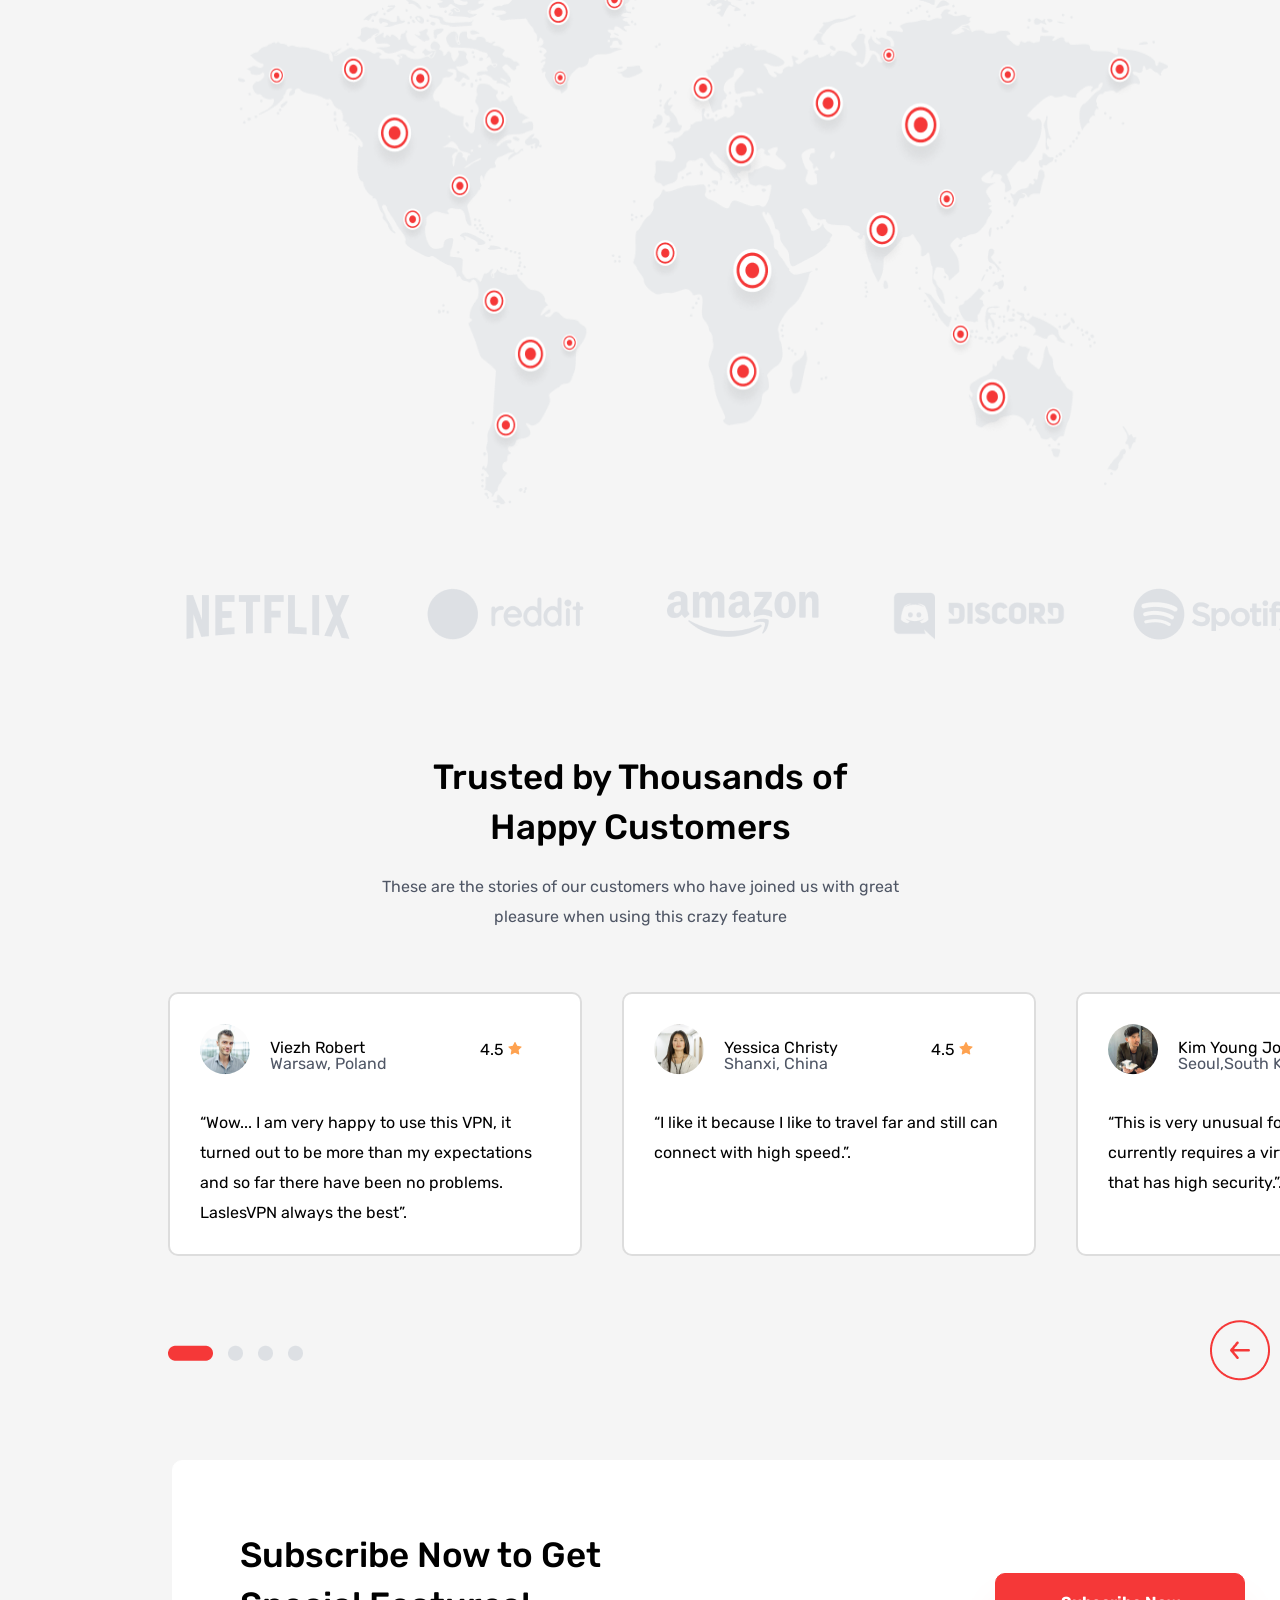
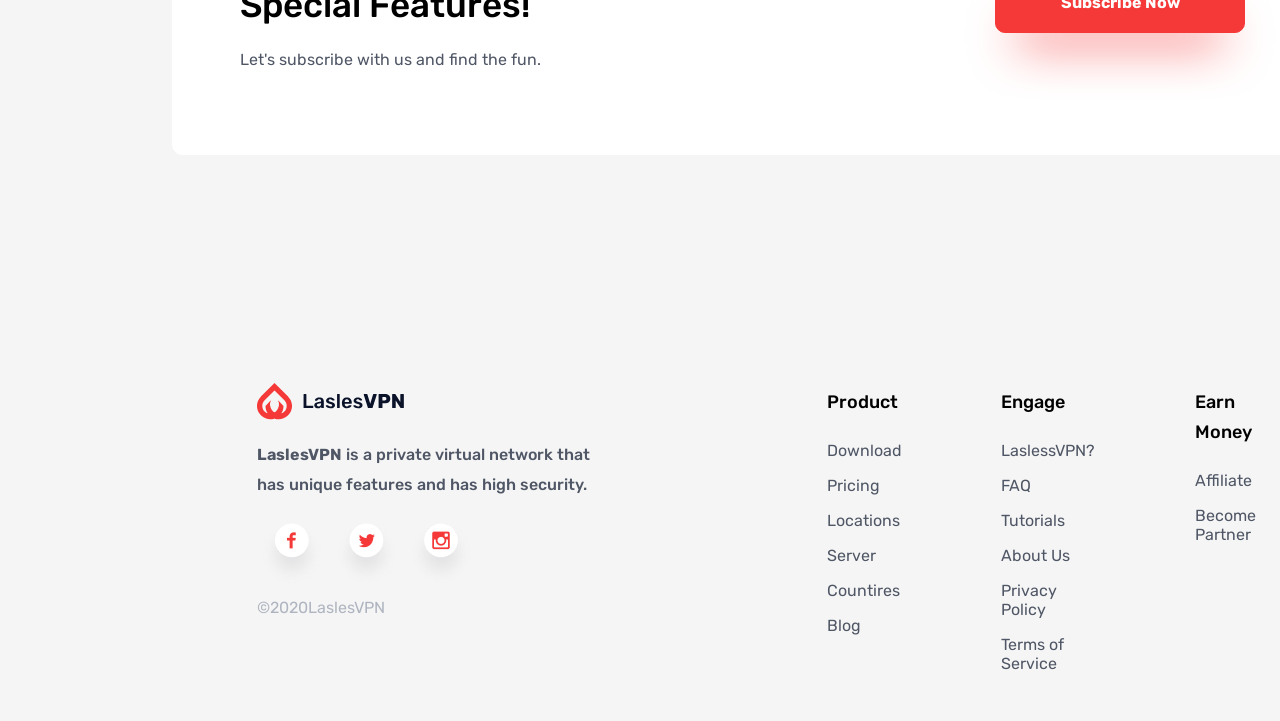
<file: Lasles-VPN/lasles.html>
<!DOCTYPE html>
<head>
  <meta name="viewport" content="width=device-width, initial-scale=1.0">
  <title>LaslesVPN/seraj</title>
  <link rel="stylesheet" href="lasles.css">
  <link rel="preconnect" href="https://fonts.googleapis.com">
<link rel="preconnect" href="https://fonts.gstatic.com" crossorigin>
<link href="https://fonts.googleapis.com/css2?family=Rubik:wght@500&display=swap" rel="stylesheet">
</head>
<body>
              <!-- Navibar -->
  <nav >
   <div class="nav-div">
      <div>
        <img src="images/logo.svg">
      </div>
      <div class="middle-side">
      <p class="about">About</p>
      <p class="features">Features</p>
      <p class="pricing">Pricing</p>
      <p class="testimonial">Testimonial</p>
      <p class="help">Help</p>
      </div>
      <div>
    <p class="sign-in">Sign in</p>
    <button class="button-sign-up">Sign up</button>
      </div>
    </div>
  </nav>
          <!-- Header -->
  <header >
    <div class="header-div">
    <div>
       <h1 class="top-header"> 
        Want anything to be <br>easy with <span class="span1">LaslesVPN	&#46; </span> 
         </h1>
         <p class="middle-header">
           Provide a network for all your needs with
           ease and fun using <span class="span1" >LaslesVPN</span> discover
           interesting features from us.
         </p>
         <button class="bottom-button">
          Get Started
         </button>
    </div>
    <div>
      <img src="images/header-img.png" width="611.24px " height="382.44px">
    </div>
    </div>
  </header>
                <!-- banner-Section-->
      <section >
        <div class="banner">
          <div class="banner-div">
            <img class="banner-photo" src="images/user.svg">
            <div class="right-border-banner">
              <h3 class="banner-number">90+ </h3>
              <p class ="banner-word">Users</p>
            </div>
          </div>
      <div class="banner-div">
        <img class="banner-photo" src="images/location.svg">
        <div class="right-border-banner">
          <h3 class="banner-number">30+ </h3>
          <p class ="banner-word">Locations</p>
        </div>
      </div>
      <div class="banner-div">
        <img class="banner-photo" src="images/Server.svg">
        <div class="right-border-banner">
          <h3 class="banner-number">50+ </h3>
          <p class ="banner-word">Servers</p>
        </div>
      </div>
        </div>
      </section>
          <!-- features-section -->
      <section >
   <div class="features-section">
  <img class="features-photo" src="images/Featurers-img.png">
  <div class="right-side-features-section">
    <p class="features-pargraph1">
      We Provide Many Features You Can Use
    </p>
    <br>
    <p class="features-pargraph2">
      You can explore the features that we provide with fun
       and have their own functions each feature.
    </p>
    <br>
    <img class="marker" src="images/marker.png">
    <p class="marker-word">
      Powerfull online protection
    </p>
    <br>
    <img class="marker" src="images/marker.png">
    <p class="marker-word">
      Internet without borders
    </p>
    <br>
    <img class="marker" src="images/marker.png"  >
    <p class="marker-word">
      Supercharged VPN
    </p>
    <br>
    <img class="marker" src="images/marker.png">
    <p class="marker-word">
      No Specific time limits
    </p>
  </div>
   </div>
      </section>
   <!-- plan sections -->
   <section class="plan-section">
    <h2 class="plan-head">Choose Your Plan</h2>
    <p class="plan-parg">
      Let's choose the package that is best for you and explore it happily and cheerfully.
    </p>
    <div class="templeate-cards">
      <div class="card-container">
        <div class="card">
            <img class="images" src="images/free-plan.png">
          
          <p class="card-word">Free Plan</p>
          <ul>
            <li><span class="check-mark-parg">Unlimited Bandwidth</span></li>
            <li><span class="check-mark-parg">Encrypted Connection</span></li>
            <li><span class="check-mark-parg">No Traffic Logs</span></li>
            <li><span class="check-mark-parg">Works on All Devices</span></li>
          </ul>
          <h2 class="plan-price1">Free</h2>
          <button class="plan-button">Select</button>
        </div>
        <div class="card">
            <img class="images" src="images/Standard-plan.png">
          <p class="card-word">Standard Plan</p>
          <ul>
            <li><span class="check-mark-parg">Unlimited Bandwidth</span></li>
            <li><span class="check-mark-parg">Encrypted Connection</span></li>
            <li><span class="check-mark-parg">No Traffic Logs</span></li>
            <li><span class="check-mark-parg">Works on All Devices</span></li>
            <li><span class="check-mark-parg">Connect Anywhere</span></li>
          </ul>
          <h2 class="plan-price2">$9<span class="month-plan">/mo</span></h2>
          <button class="plan-button">Select</button>
        </div>
        <div class="card">
            <img  class="images"src="images/Premium-plan.png">
          <p class="card-word">Premium Plan</p>
          <ul>
            <li><span class="check-mark-parg">Unlimited Bandwidth</span></li>
            <li><span class="check-mark-parg">Encrypted Connection</span></li>
            <li><span class="check-mark-parg">No Traffic Logs</span></li>
            <li><span class="check-mark-parg">Works on All Devices</span></li>
            <li><span class="check-mark-parg">Connect Anywhere</span></li>
            <li><span class="check-mark-parg">Get New Features</span></li>
          </ul>
          <h2 class="plan-price3">$12<span class="month-plan">/mo</span></h2>
          <button class="plan-button">Select</button>
        </div>
      </div>
    </div>
  </section>
          <!-- map-section  -->
     <section  >
      <h2 class="map-head">
        Huge Global Network<br> of Fast VPN
      </h2>
      <p class="map-parg">
        See<span class="span1"> LaslesVPN</span> everywhere to make it easier
         for you when you move<br> locations.
      </p>
      <img class="Map" src="images/Huge Global.png">
      <img src="images/Sponsored.png">
      <div>
        <h2 class="sponserd-head">Trusted by Thousands of<br> Happy Customers</h2>
      <p class="sponserd-parg">
        These are the stories of our customers who have joined us with great
        <br> pleasure when using this crazy feature
      </p>
      </div>
     </section>
         <!-- sponserd-section -->
         <section class="sponserd-section">
          <div class="sponserd-container"> 
          <div class="reviews">
            <div class="review-card">
              <div class="row1-review">
                <div class="col1">
                  <img src="images/review-image1.svg">
                </div>
                <div class="col2">
       <p>Viezh Robert<br><span class="span2">Warsaw, Poland</span></p>
                </div>
                <div class="col3">
                  <p>4.5  <img src="images/star.svg"></p>
                </div>  
              </div>
               <div class="row2-review">
                “Wow... I am very happy to use this VPN, it
                 turned out to be more than my expectations
                  and so far there have been no problems.
                   LaslesVPN always the best”.
              </div>
            </div>
           
            <div class="review-card">
              <div class="row1-review">
                <div class="col1">
                  <img src="images/review-image2.svg">
                </div>
                <div class="col2">
       <p>Yessica Christy<br><span class="span2">Shanxi, China</span></p>
                </div>
                <div class="col3">
                  <p>4.5  <img src="images/star.svg"></p>
                </div>  
              </div>
               <div class="row2-review">
                “I like it because I like to travel far and still can
                 connect with high speed.”.
              </div>
            </div>

            <div class="review-card">
              <div class="row1-review">
                <div class="col1">
                  <img src="images/review-image3.svg">
                </div>
                <div class="col2">
       <p>Kim Young Jou<br><span class="span2">Seoul,South Korea</span></p>
                </div>
                <div class="col3">
                  <p>4.5  <img src="images/star.svg"></p>
                 
                </div>  
              </div>
               <div class="row2-review">
                “This is very unusual for my business that 
                currently requires a virtual private network
                 that has high security.”.
              </div>
            </div>

          </div>
          </div>
         </section>
            <!-- Buttons-Section -->
         <section class="buttons-section">
          <div>
            <img class="right" src="images/right.png">
            <img class="left" src="images/left.png">
            <img class="group" src="images/Group 1300.png">
           </div>
         </section>
         
                   <!-- End-section -->
          <section class="End-section">
            <div class="end-container">
            <div class="left-side" >
              <p class="end-parg1">
                Subscribe Now to Get Special Features!
              </p>
              <p class="end-parg2">
                Let's subscribe with us and find the fun.
              </p>
            </div>
            <div class="right-side" >
                <button class="end-button">
                  Subscribe Now
                </button>
            </div>
            </div>
          </section>
            <!-- Footer-section -->
          <footer class="Footer-section">
            <div class="footer-container">
              <div class="Fcol1">
                <img src="images/logo.svg">
                <p class="footer-parg">
                 <span class="span1">LaslesVPN</span>  is a private virtual network that 
                  has unique features and has high security.
                </p>
                <div class="row3">
                 <img src="images/Facebook.png">
                 <img src="images/Twitter.png">
                 <img src="images/Instagram.png">
                </div>
                <p class="row4">
                  &#169;2020LaslesVPN
                </p>
              </div>
              <div class="Fcol2">
                <h4 class="h4">Product</h4>
                <p class="rows-word">Download</p>  
                <p class="rows-word">Pricing</p> 
                <p class="rows-word">Locations</p> 
                <p class="rows-word">Server</p> 
                <p class="rows-word"> Countires</p> 
                <p class="rows-word">Blog</p> 
              </div>
              <div class="Fcol3">
                <h4 class="h4">Engage</h4>
                <p class="rows-word">LaslessVPN?</p>  
                <p class="rows-word"> FAQ</p> 
                <p class="rows-word">Tutorials</p> 
                <p class="rows-word">About Us</p> 
                <p class="rows-word"> Privacy Policy</p> 
                <p class="rows-word"> Terms of Service</p>  
              </div>
              <div class="Fcol4">
                <h4 class="h4">Earn Money</h4>
                <p class="rows-word">  Affiliate</p> 
                <p class="rows-word">  Become Partner</p>  
              </div>

            </div>
          </footer>
</body>
</html>
</file>
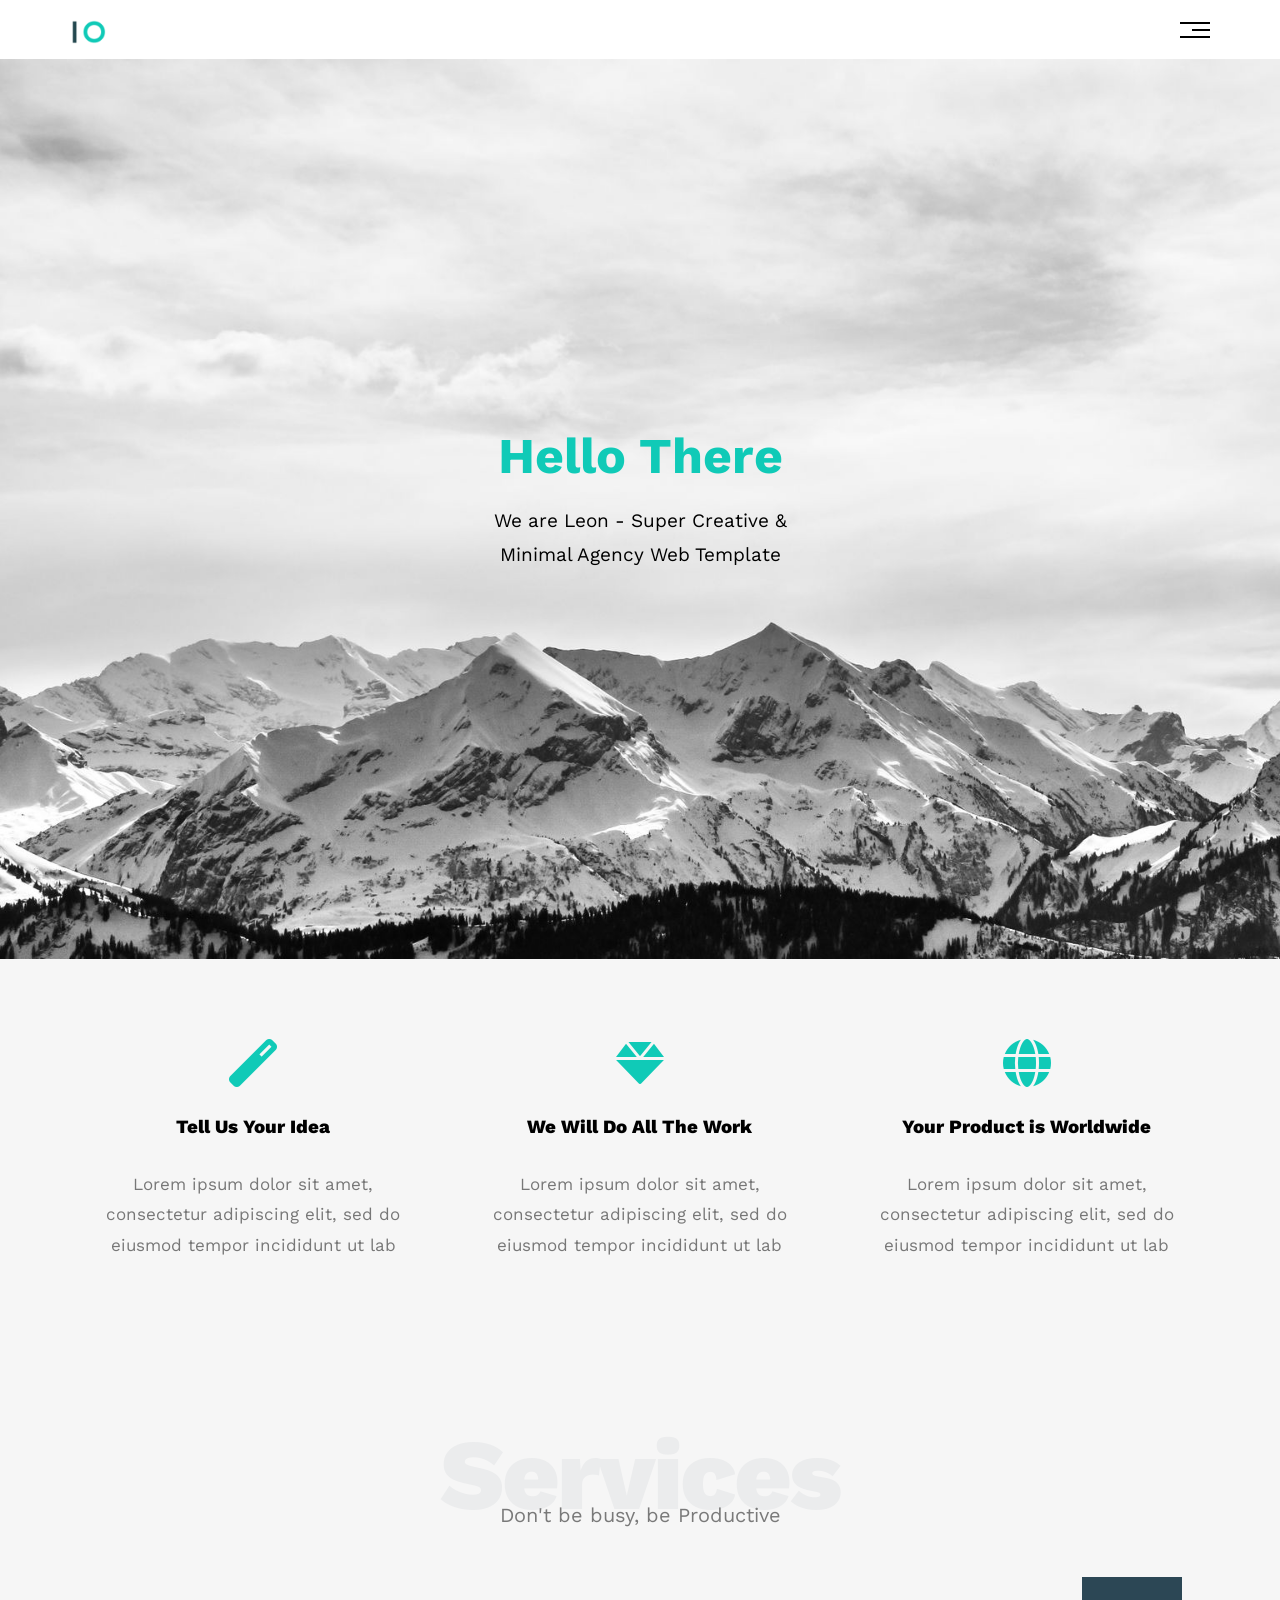
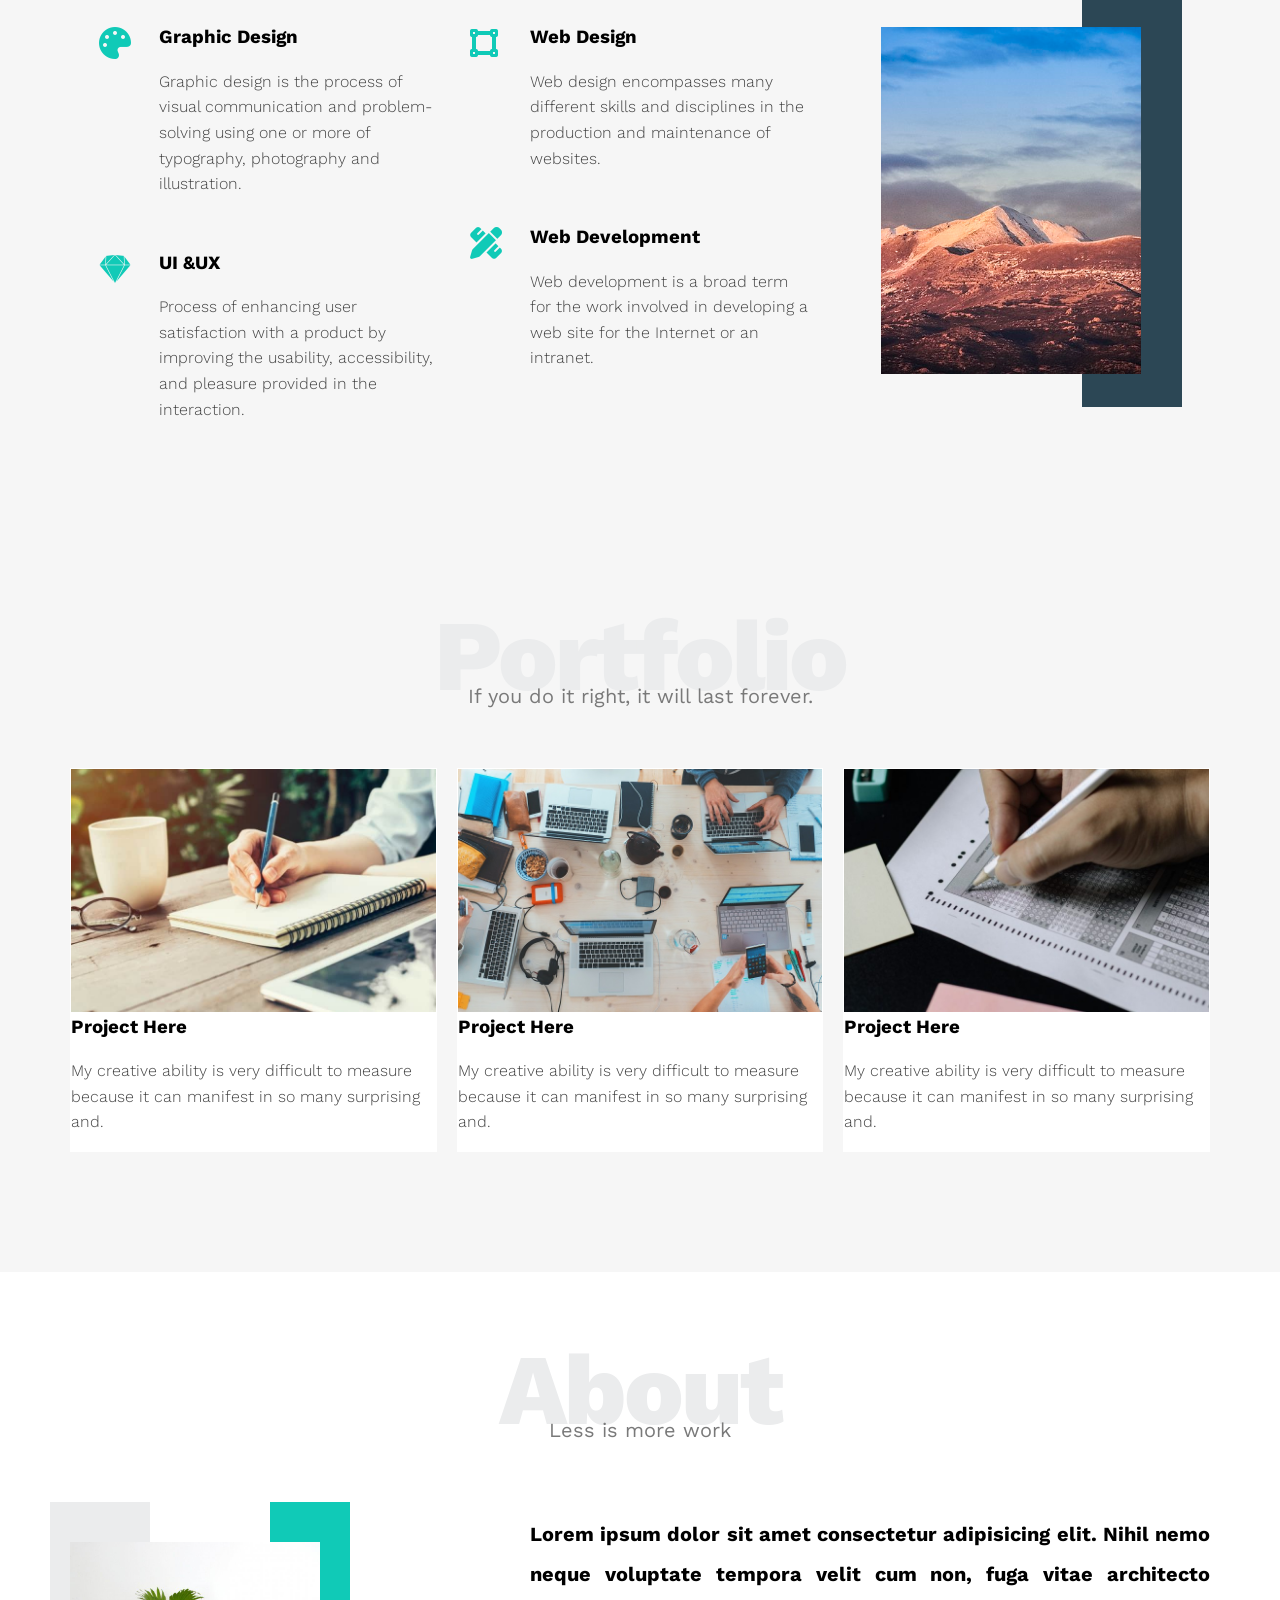
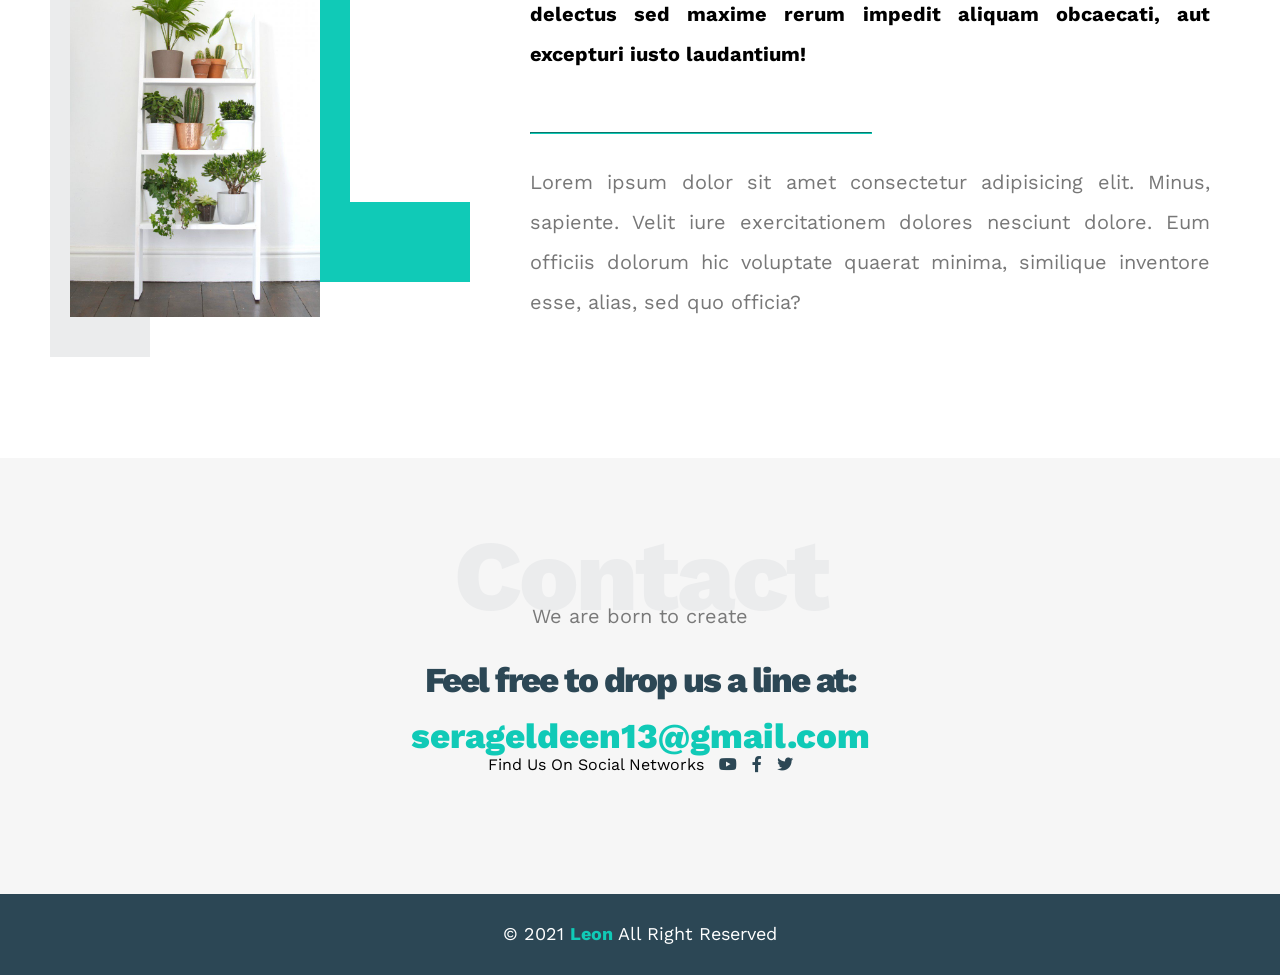
<file: Leon Template/leon.html>
<!DOCTYPE html>
<html lang="en">
<head>
  <meta charset="UTF-8">
  <meta name="viewport" content="width=device-width, initial-scale=1.0">
  <title>Leon</title>
  <link rel="icon" href="images/Leon icon.jpg">
  <link rel="stylesheet" href="leon.css">
  <link rel="stylesheet" href="normalize.css">
  <link rel="preconnect" href="https://fonts.googleapis.com">
<link rel="preconnect" href="https://fonts.gstatic.com" crossorigin>
<link
      href="https://fonts.googleapis.com/css2?family=Work+Sans:wght@200;300;400;500;600;700;800&#038;display=swap"
      rel="stylesheet"
    />
    <link rel="stylesheet" href="https://cdnjs.cloudflare.com/ajax/libs/font-awesome/6.0.0-beta3/css/all.min.css"> <!--<i>For the icon</i>-->
</head>
<body>
                    <!-- Header -->
<div class="header">
     <div class="container"> <!--  اللى حيلم العناصر فى النص -->
      <img class="logo" src="images/logo.png" alt="logo-photo" width="60px" height="24px">
      <div class="links">
        <span class="icon">
          <span></span>
          <span></span>
          <span></span>
        </span> 
        <ul>
          <li> <a href="#services">Services</a> </li>
          <li> <a href="#portfolio">Portfolio</a></li>
          <li> <a href="#about">About</a></li>
          <li> <a href="#contact">Contact</a></li>
        </ul>
      </div>
    </div>
  </div>
                   <!-- Landing  -->
  <div class="landing">
    <div class="intro-text">
      <h2>Hello There</h2>
      <p>We are Leon - Super Creative & Minimal Agency Web Template</p>
    </div>
  </div>
                <!-- Features -->
    <div class="features">
      <div class="container">
    <div class="feat">
      <i class="fas fa-magic fa-3x"></i>
      <h3>Tell Us Your Idea</h3>
      <p>
        Lorem ipsum dolor sit amet,
         consectetur adipiscing elit, sed do 
         eiusmod tempor incididunt ut lab
      </p>
    </div>
    <div class="feat">
      <i class="fas fa-gem fa-3x"></i>
      <h3>We Will Do All The Work</h3>
      <p>
        Lorem ipsum dolor sit amet,
         consectetur adipiscing elit, sed do 
         eiusmod tempor incididunt ut lab
      </p>
    </div>
    <div class="feat">
      <i class="fas fa-globe fa-3x"></i>
      <h3>Your Product is Worldwide</h3>
      <p>
        Lorem ipsum dolor sit amet,
         consectetur adipiscing elit, sed do 
         eiusmod tempor incididunt ut lab
      </p>
    </div>
      </div>
    </div>
                    <!-- Services -->
    <div class="services" id="services"> 
      <div class="containter">
        <h2>Services</h2>
        <p>Don't be busy, be Productive</p>
        <div class="services-content">
          <div class="col">
            <div class="srv">
              <i class="fas fa-palette fa-2x"></i>
              <div class="text">
                <h3>Graphic Design</h3>
                <p>
                  Graphic design is the process of
                   visual communication and problem-
                   solving using one or more of
                    typography, photography and
                     illustration.
                </p>
              </div>
            </div>
            <div class="srv">
              <i class="fab fa-sketch fa-2x"></i>
              <div class="text">
                <h3>UI &UX</h3>
                <p>
                  Process of enhancing user 
                  satisfaction with a product by 
                  improving the usability, accessibility,
                   and pleasure provided in the interaction.
                </p>
              </div>
            </div>
          </div>

          <div class="col">
            <div class="srv">
              <i class="fas fa-vector-square fa-2x"></i>
              <div class="text">
                <h3>Web Design</h3>
                <p>
                  Web design encompasses many 
                  different skills and disciplines in the
                   production and maintenance of websites.
                </p>
              </div>
            </div>
            <div class="srv"> 
              <i class="fas fa-pencil-ruler fa-2x"></i>
              <div class="text">
                <h3>Web Development</h3>
                <p>
                  Web development is a broad term for 
                  the work involved in developing a web
                  site for the Internet or an intranet.
                </p>
              </div>
            </div>
          </div>
          <div class="col">
            <div class="image-column">
              <img decoding="async" src="images/services.jpg" alt="">
            </div>  
          </div>          
        </div>
      </div>
    </div>
                              <!-- Portfolio -->
    <div class="portfolio" id="portfolio">
      <div class="container">
        <h2>Portfolio</h2>
        <P>If you do it right, it will last forever.</P>
        <div class="portfolio-content">
          <div class="card">
            <img decoding="async" src="images/portfolio-1.jpg" alt="">
            <div class="info">
              <h3>Project Here</h3>
              <p>
                My creative ability is very difficult to
                measure because it can manifest in so 
                many surprising and.
                </p>
            </div>
          </div>

          <div class="card">
            <img decoding="async" src="images/portfolio-2.jpg" alt="">
            <div class="info">
              <h3>Project Here</h3>
              <p>
                My creative ability is very difficult to
                measure because it can manifest in so 
                many surprising and.
                </p>
            </div>
          </div>

          <div class="card">
            <img decoding="async" src="images/portfolio-3.jpg" alt="">
            <div class="info">
              <h3>Project Here</h3>
              <p>
                My creative ability is very difficult to
                measure because it can manifest in so 
                many surprising and.
                </p>
            </div>
          </div>
        </div>
      </div>
    </div>
                                         <!-- About -->
       <div class="about" id="about">
        <div class="container">
          <h2>About</h2>
          <p>Less is more work</p>
          <div class="about-content">
            <div class="image">
              <img decoding="async" src="images/about.jpg" alt="">
            </div>
            <div class="text">
              <p>
                Lorem ipsum dolor sit amet consectetur adipisicing elit.
                Nihil nemo neque voluptate tempora velit cum non,
                fuga vitae architecto delectus sed maxime
                rerum impedit aliquam obcaecati, aut excepturi iusto
                laudantium!
              </p>
              <hr>
              <p>
                Lorem ipsum dolor sit amet consectetur adipisicing elit. 
                Minus, sapiente. Velit iure exercitationem dolores nesciunt
                dolore. Eum officiis dolorum hic voluptate quaerat minima,
                similique inventore esse, alias, sed quo officia?
              </p>
            </div>
          </div>
        </div>
       </div>                                  
                           <!--      Contact        -->
        <div class="contact" id="contact">
          <div class="container">
            <h2>Contact</h2>
            <P>We are born to create</P>
            <div class="info">
              <p class="label">
                Feel free to drop us a line at:
              </p>
              <a href="mailto:serageldeen13@gmail.com?subject=contact" class="link">
                serageldeen13@gmail.com
              </a>
              <div class="socialnetwork">
                Find Us On Social Networks
                <i class="fab fa-youtube"></i>
                <i class="fab fa-facebook-f"></i>
                <i class="fab fa-twitter"></i>
              </div>
            </div>
          </div>
        </div>
                        <!-- Footer -->
        <div class="footer">
          &copy; 2021 <span>Leon</span> All Right Reserved
        </div>        
</body>
</html>
</file>
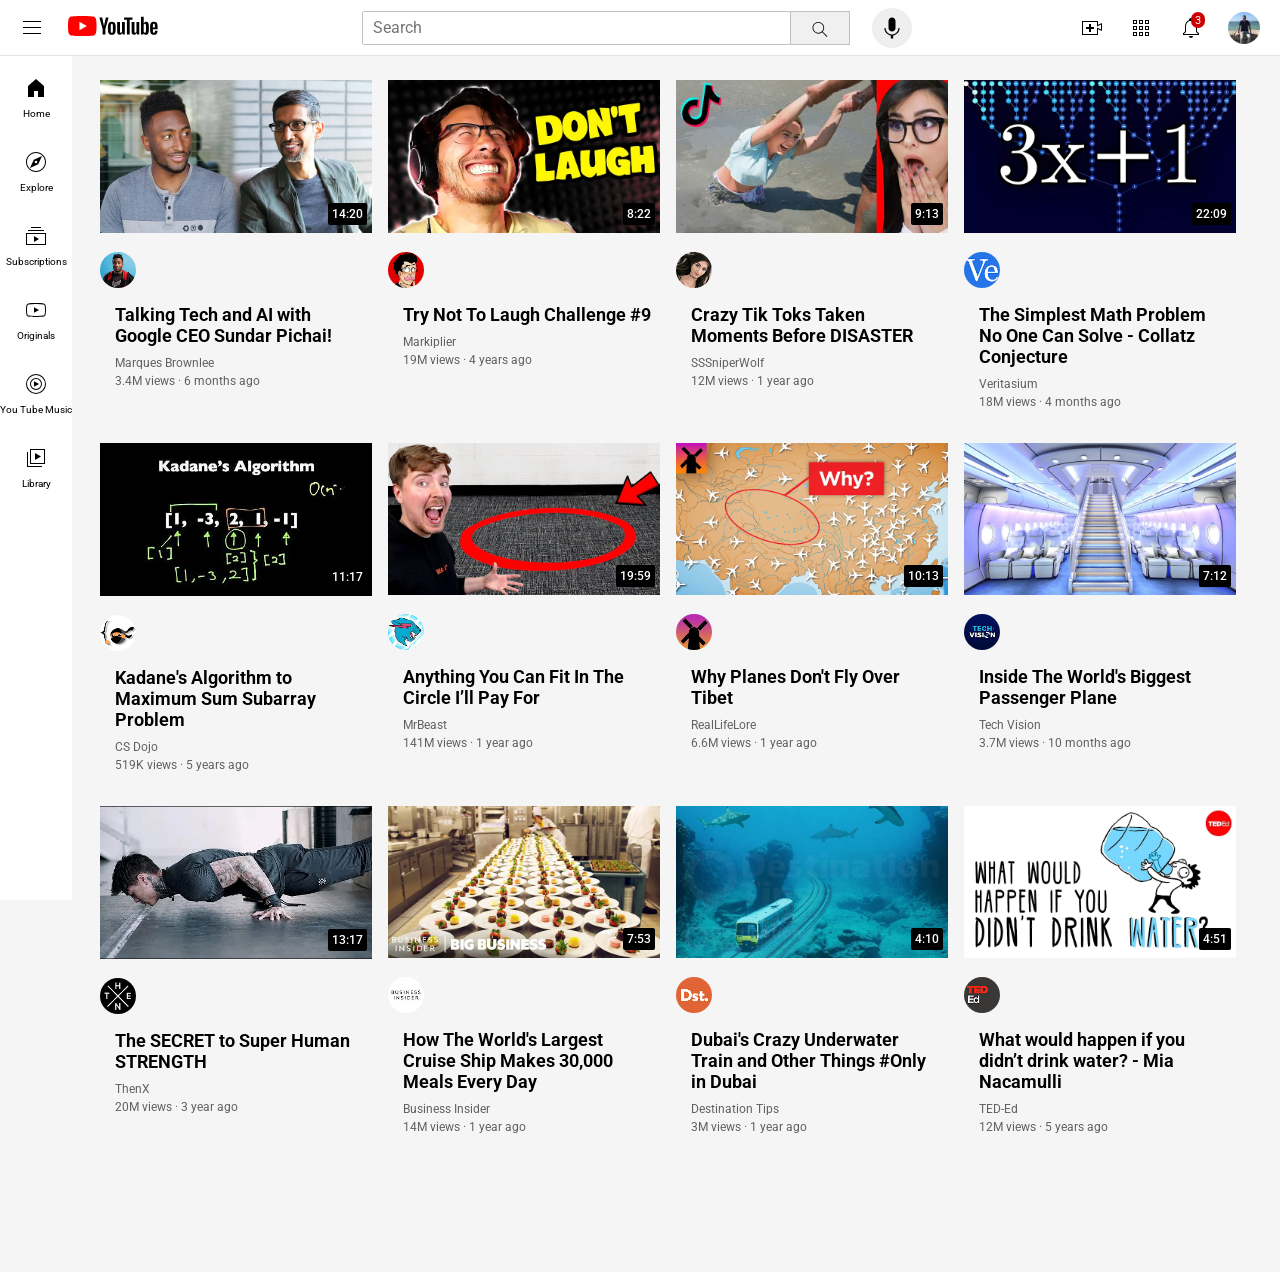
<file: Youtube.com/youtube.html>
<!-- DIV:1,2,3,... -->
    <!-- لكل فيديو واحده -->
    <!DOCTYPE html>
    <html>
    <head>
    <title>seraj/youtube.com</title>
    <link rel="stylesheet" href="youtube.css">
    <link rel="preconnect" href="https://fonts.googleapis.com">
    <link rel="preconnect" href="https://fonts.gstatic.com" crossorigin>
    <link href="https://fonts.googleapis.com/css2?family=Roboto:wght@400;500;700&display=swap" rel="stylesheet">
    <link rel="icon" href="images/tab-photo.png">  
  </head>
    <body>
      <div class="header">  <!--  flexده ال  -->
        <div class="left-section">
         <img class="hamburger-menu" src="images/icons/hamburger-menu.svg">
         <img class="youtube-logo" src="images/icons/youtube-logo.svg">
        </div>
      <div class="middle-section">
        <input class="search-bar" type="search" placeholder="Search" >
        <button class="search-button">
          <img class="search" src="images/icons/search.svg">
          <div class="tooltip">Search</div>
        </button>
        <button class="search-voice-button">
          <img class="voice-search" src="images/icons/voice-search-icon.svg">
          <div class="tooltip">Search with your voice</div>
        </button>
      </div>
      <div class="right-section">
        <div class="upload-icon-container">
          <img class="upload" src="images/icons/upload.svg">
          <div class="tooltip">Create</div>
        </div>
        <div class="youtube-app-container">
          <img class="youtube-app" src="images/icons/youtube-apps.svg">
       <div class="tooltip">YouTube apps</div>
        </div>
        <div class="notification-container">
          <img class="notification" src="images/icons/notifications.svg">
       <div class="tooltip">Notifications</div>
        </div>
        <div class="notification-num">3</div>
       
       <img class="email-photo" src="images/icons/seraj-email.jpg">
      </div>
    </div>

      <div class="side-bar">    <!--  side-bar -->
        <div class="side-bar-div">
          <img  src="images/side-bar/home.svg">
         <div  >Home</div>
        </div>
        <div  class="side-bar-div">
          <img  src="images/side-bar/explore.svg">
          <div >Explore</div>
        </div>
        <div  class="side-bar-div">
          <img  src="images/side-bar/subscriptions.svg">
          <div >Subscriptions</div>
        </div>
        <div  class="side-bar-div">
          <img  src="images/side-bar/originals.svg">
        <div > Originals</div>
        </div>
        <div  class="side-bar-div">
          <img  src="images/side-bar/youtube-music.svg">
        <div >You Tube Music</div>
        </div>
        <div  class="side-bar-div">
          <img  src="images/side-bar/library.svg">
        <div  >Library</div>
        </div>
      </div>

    
    <div class="Grid-container">
      <div class="div1">
        <div class="video-photo1-div" >
          <img class="video-photo1" src="images/video-img1.webp" >
          <div class="video-time1">14:20</div>
        </div>
        <div> <!--   دى بتاعت الجزء التحتانى كله-->
          <div class="profile-pic1-div">
            <img class="profile-pic1" src="images/channel1-img.jpeg">
          </div>
          <div class="title-auther-stats-div1">
            <p class="title1">
              Talking Tech and AI with Google
              CEO Sundar Pichai!
            </p>
            <p class="auther1">
              Marques Brownlee
            </p>
            <p class="stats1">
              3.4M views &#183; 6 months ago 
            </p>
          </div>
        </div>   <!--   دى بتاعت الجزء التحتانى كله-->
      </div>
            <!-- I have finished first video -->
            <div class="div2">
              <div class="video-photo2-div" >
                <img class="video-photo2" src="images/video-img2.webp" >
                <div class="video-time1">8:22</div>
              </div>
              <div> <!--   دى بتاعت الجزء التحتانى كله-->
                <div class="profile-pic2-div">
                  <img class="profile-pic2" src="images/channel2-img.jpeg">
                </div>
                <div class="title-auther-stats-div2">
                  <p class="title2">
                    Try Not To Laugh Challenge #9
                  </p>
                  <p class="auther2">
                    Markiplier
                  </p>
                  <p class="stats2">
                    19M views &#183; 4 years ago
                  </p>
                </div>
              </div>   <!--   دى بتاعت الجزء التحتانى كله-->
            </div>
            <!-- I have finished second video  -->

            <div class="div3">
              <div class="video-photo3-div" >
                <img class="video-photo3" src="images/video-img3.webp" >
                <div class="video-time1">9:13</div>
              </div>
              <div> <!--   دى بتاعت الجزء التحتانى كله-->
                <div class="profile-pic3-div">
                  <img class="profile-pic3" src="images/channel3-img.jpeg">
                </div>
                <div class="title-auther-stats-div3">
                  <p class="title3"> 
                  Crazy Tik Toks Taken Moments Before DISASTER
                  </p>
                  <p class="auther3">
                    SSSniperWolf
                  </p>
                  <p class="stats3">
                    12M views &#183; 1 year ago
                  </p>
                </div>
              </div>   <!--   دى بتاعت الجزء التحتانى كله-->
            </div>
            <!-- I have finished third video -->
            <div class="div4">
              <div class="video-photo4-div" >
                <img class="video-photo4" src="images/video-img4.webp" >
                <div class="video-time1">22:09</div>
              </div>
              <div> <!--   دى بتاعت الجزء التحتانى كله-->
                <div class="profile-pic4-div">
                  <img class="profile-pic4" src="images/channel4-img.jpeg">
                </div>
                <div class="title-auther-stats-div4">
                  <p class="title4">
                The Simplest Math Problem No One Can Solve - Collatz Conjecture
                  </p>
                  <p class="auther4">
                    Veritasium
                  </p>
                  <p class="stats4">
                    18M views &#183; 4 months ago
                  </p>
                </div>
              </div>   <!--   دى بتاعت الجزء التحتانى كله-->
            </div>
            <!-- I have finished Fourth video -->
            <div class="div5">
              <div class="video-photo5-div" >
                <img class="video-photo5" src="images/video-img5.webp" >
                <div class="video-time1">11:17</div>
              </div>
              <div> <!--   دى بتاعت الجزء التحتانى كله-->
                <div class="profile-pic5-div">
                  <img class="profile-pic5" src="images/channel5-img.jpeg">
                </div>
                <div class="title-auther-stats-div5">
                  <p class="title5">
                    Kadane's Algorithm to Maximum Sum Subarray Problem
                  </p>
                  <p class="auther5">
                    CS Dojo
                  </p>
                  <p class="stats5">
                    519K views &#183; 5 years ago
                  </p>
                </div>
              </div>   <!--   دى بتاعت الجزء التحتانى كله-->
            </div>
            <!-- I have finished 5 videos -->
            <div class="div6">
              <div class="video-photo6-div">
                <img class="video-photo6" src="images/video-img6.webp" >
                <div class="video-time1">19:59</div>
              </div>
              <div> <!--   دى بتاعت الجزء التحتانى كله-->
                <div class="profile-pic6-div">
                  <img class="profile-pic6" src="images/channel6-img.jpeg">
                </div>
                <div class="title-auther-stats-div6">
                  <p class="title6">
                    Anything You Can Fit In The Circle I’ll Pay For
                  </p>
                  <p class="auther6">
                    MrBeast
                  </p>
                  <p class="stats6">
                    141M views &#183; 1 year ago
                  </p>
                </div>
              </div>   <!--   دى بتاعت الجزء التحتانى كله-->
            </div>
            <!-- I have finished 6 videos -->
            <div class="div7">
              <div class="video-photo7-div" >
                <img class="video-photo7" src="images/video-img7.webp" >
                <div class="video-time1">10:13</div>
              </div>
              <div> <!--   دى بتاعت الجزء التحتانى كله-->
                <div class="profile-pic7-div">
                  <img class="profile-pic7" src="images/channel7-img.jpeg">
                </div>
                <div class="title-auther-stats-div7">
                  <p class="title7">
                    Why Planes Don't Fly Over Tibet
                  </p>
                  <p class="auther7">
                    RealLifeLore
                  </p>
                  <p class="stats7">
                    6.6M views &#183; 1 year ago
                  </p>
                </div>
              </div>   <!--   دى بتاعت الجزء التحتانى كله-->
            </div>
            <!-- I have finished 7 videos -->
            <div class="div8">
              <div class="video-photo8-div">
                <img  class="video-photo8" src="images/video-img8.webp" >
                <div class="video-time1">7:12</div>
              </div>
              <div> <!--   دى بتاعت الجزء التحتانى كله-->
                <div class="profile-pic8-div">
                  <img class="profile-pic8" src="images/channel8-img.jpeg">
                </div>
                <div class="title-auther-stats-div8">
                  <p class="title8">
                      Inside The World's Biggest Passenger Plane
                  </p>
                  <p class="auther8">
                    Tech Vision
                  </p>
                  <p class="stats8">
                    3.7M views &#183; 10 months ago
                  </p>
                </div>
              </div>   <!--   دى بتاعت الجزء التحتانى كله-->
            </div>
            <!-- I have finished 8 videos -->
            <div class="div9">
              <div class="video-photo9-div" >
                <img class="video-photo9" src="images/video-img9.webp">
                <div class="video-time1">13:17</div>
              </div>
              <div> <!--   دى بتاعت الجزء التحتانى كله-->
                <div class="profile-pic9-div">
                  <img class="profile-pic9" src="images/channel9-img.jpeg">
                </div>
                <div class="title-auther-stats-div9">
                  <p class="title9">
                    The SECRET to Super Human STRENGTH
                  </p>
                  <p class="auther9">
                    ThenX
                  </p>
                  <p class="stats9">
                    20M views &#183; 3 year ago
                  </p>
                </div>
              </div>   <!--   دى بتاعت الجزء التحتانى كله-->
            </div>
            <!-- I have finished 9 videos -->
            <div class="div10">
              <div class="video-photo10-div" >
                <img class="video-photo10" src="images/video-img10.webp" >
                <div class="video-time1">7:53</div>
              </div>
              <div> <!--   دى بتاعت الجزء التحتانى كله-->
                <div  class="profile-pic10-div">
                  <img class="profile-pic10" src="images/channel10-img.jpeg">
                </div>
                <div class="title-auther-stats-div10">
                  <p class="title10">   
                    How The World's Largest Cruise Ship
                    Makes 30,000 Meals Every Day
                  </p>
                  <p class="auther10">
                    Business Insider
                  </p>
                  <p class="stats10">
                    14M views &#183; 1 year ago
                  </p>
                </div>
              </div>   <!--   دى بتاعت الجزء التحتانى كله-->
            </div>
            <!-- I have finished 10 videos -->
            <div class="div11">
              <div class="video-photo11-div">
                <img class="video-photo11" src="images/video-img11.webp" >
                <div class="video-time1">4:10</div>
              </div>
              <div> <!--   دى بتاعت الجزء التحتانى كله-->
                <div class="profile-pic11-div">
                  <img class="profile-pic11" src="images/channel11-img.jpeg">
                </div>
                <div class="title-auther-stats-div11">
                  <p class="title11">
                    Dubai's Crazy Underwater Train and Other Things #Only in Dubai
                  </p>
                  <p class="auther11">
                    Destination Tips
                  </p>
                  <p class="stats11">
                    3M views &#183; 1 year ago
                  </p>
                </div>
              </div>   <!--   دى بتاعت الجزء التحتانى كله-->
            </div>
            <!-- I have finished 11 videos -->
            <div class="div12">
              <div class="video-photo12-div" >
                <img class="video-photo12" src="images/video-img12.webp" >
                <div class="video-time1">4:51</div>
              </div>
              <div> <!--   دى بتاعت الجزء التحتانى كله-->
                <div class="profile-pic12-div">
                  <img class="profile-pic12" src="images/channel12-img.jpeg">
                </div>
                <div class="title-auther-stats-div12">
                  <p class="title12">
                    What would happen if you didn’t drink water? - Mia Nacamulli
                  </p>
                  <p class="auther12">
                    TED-Ed
                  </p>
                  <p class="stats12">
                    12M views &#183; 5 years ago
                  </p>
                </div>
              </div>   <!--   دى بتاعت الجزء التحتانى كله-->
            </div>
            <!-- I have finished 12 videos -->



    </div>
    </body>
    </html>
</file>
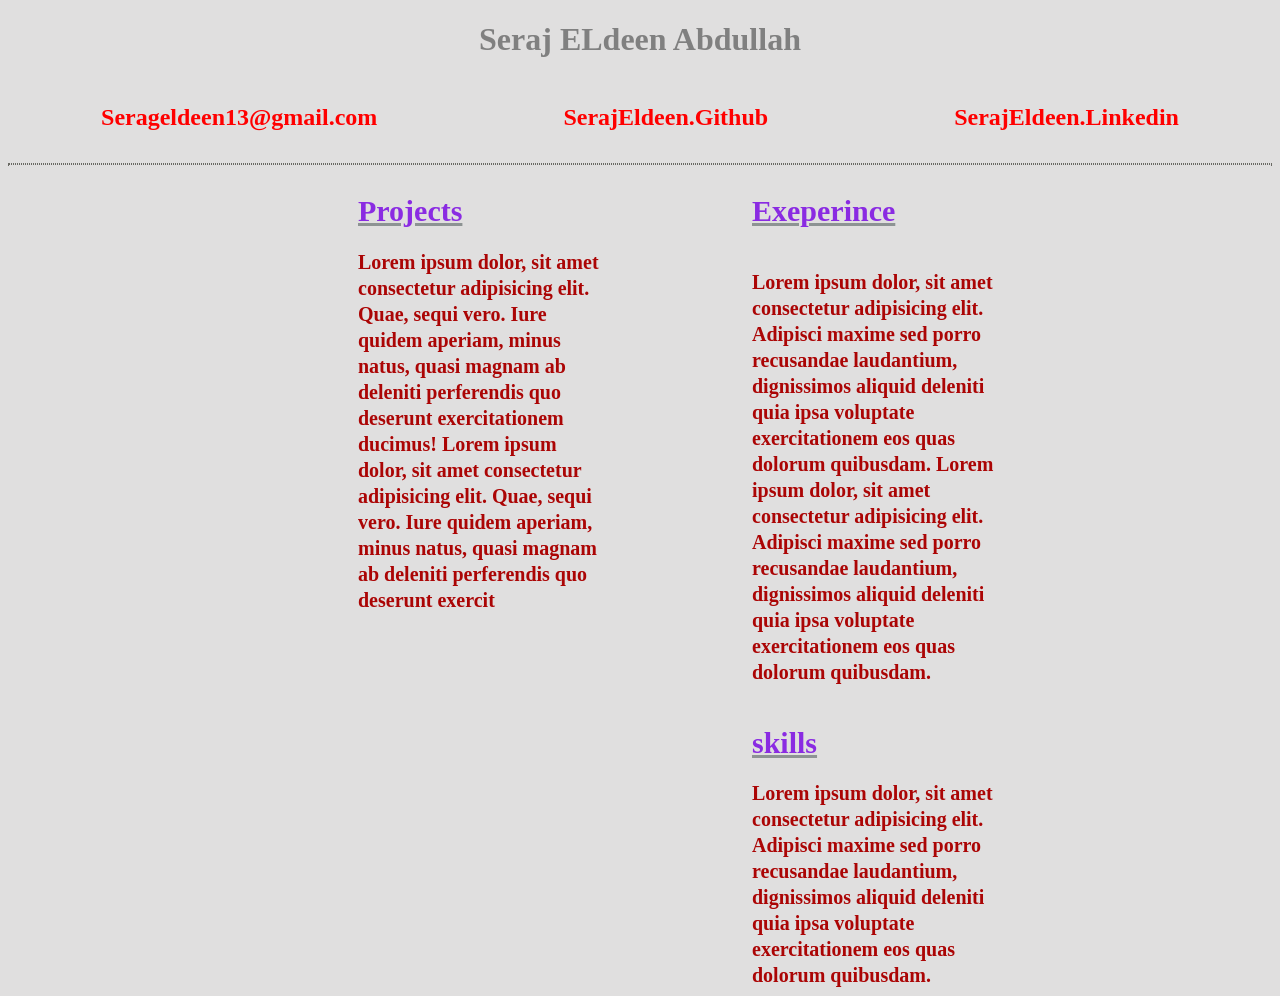
<file: Resume-Templeate/resume1/resume1.html>
<!DOCTYPE html>
<html lang="en">
<head>
  <meta charset="UTF-8">
  <meta name="viewport" content="width=device-width, initial-scale=1.0">
  <title>Resume</title>
  <link rel="stylesheet" href="resume1.css">
</head>
<body>
 <header>
  <h1 class="h1">
    Seraj ELdeen Abdullah
  </h1>
  <div class="header-div">
    <p>Serageldeen13@gmail.com</p>
    <p>SerajEldeen.Github</p>
    <p>SerajEldeen.Linkedin</p>
  </div>
  <hr class="hr">
 </header>
 <main>
  <div class="projects">
  <h2> Projects</h2> 
  <p>
    Lorem ipsum dolor, sit amet consectetur adipisicing elit. Quae, 
    sequi vero. Iure quidem aperiam, minus natus, quasi
     magnam ab deleniti perferendis quo deserunt exercitationem ducimus!
     Lorem ipsum dolor, sit amet consectetur adipisicing elit. Quae, 
    sequi vero. Iure quidem aperiam, minus natus, quasi
     magnam ab deleniti perferendis quo deserunt exercit
  </p>
  </div>
  <div class="right-side">
<div class="Exeperince">
  <h2>Exeperince</h2>
  <p>
    Lorem ipsum dolor, sit amet consectetur adipisicing elit.
     Adipisci maxime sed porro recusandae laudantium,
      dignissimos aliquid deleniti quia ipsa voluptate 
      exercitationem eos quas dolorum quibusdam.
    Lorem ipsum dolor, sit amet consectetur adipisicing elit.
     Adipisci maxime sed porro recusandae laudantium,
      dignissimos aliquid deleniti quia ipsa voluptate 
      exercitationem eos quas dolorum quibusdam.
  </p>
</div>
<div class="skills">
  <h2>skills </h2>
  Lorem ipsum dolor, sit amet consectetur adipisicing elit.
     Adipisci maxime sed porro recusandae laudantium,
      dignissimos aliquid deleniti quia ipsa voluptate 
      exercitationem eos quas dolorum quibusdam.
</div>
  </div>
 </main>

</body>
</html>
</file>
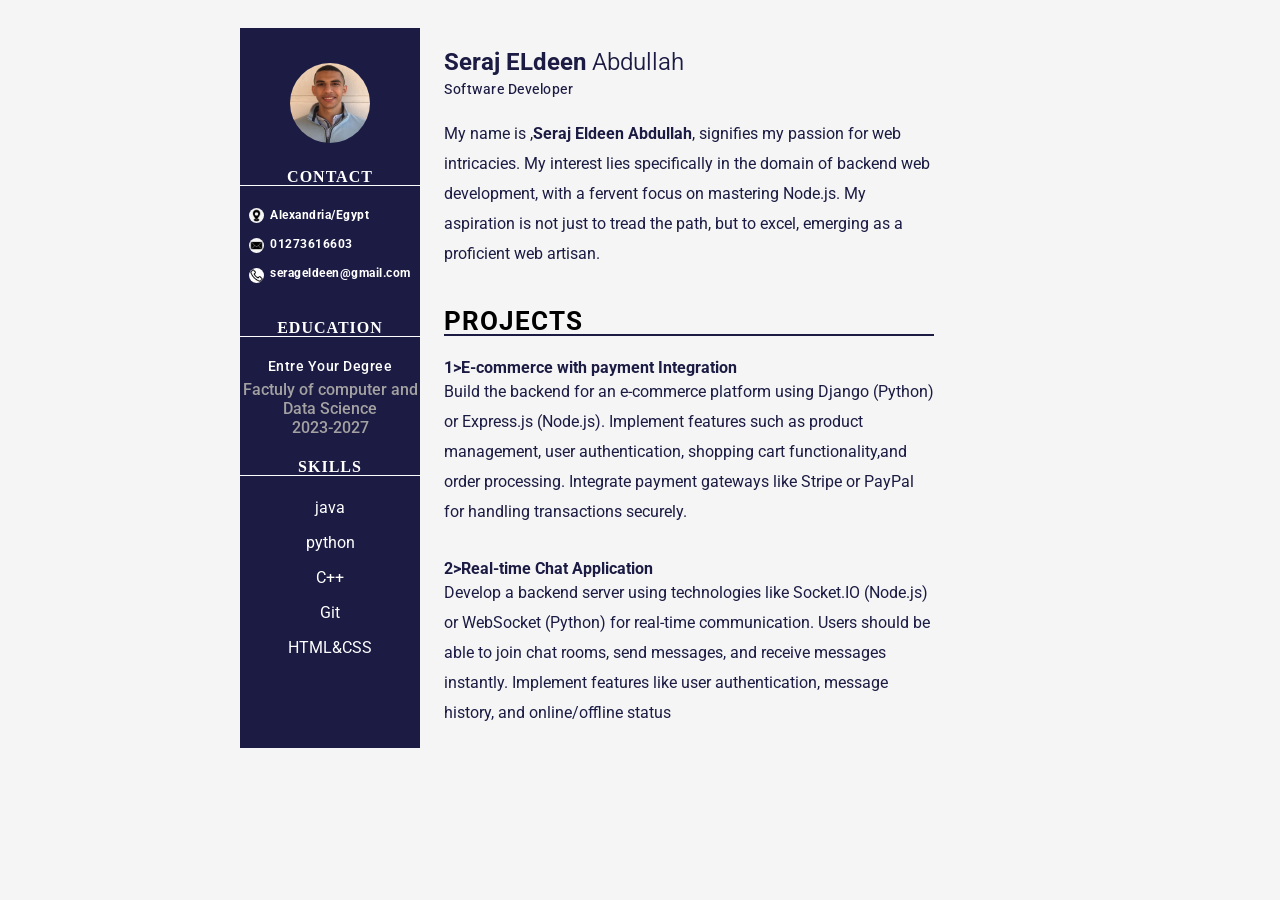
<file: Resume-Templeate/resume2/resume2.html>
<!DOCTYPE html>
<head>
  <title>resume</title>
  <link rel="preconnect" href="https://fonts.googleapis.com">
<link rel="preconnect" href="https://fonts.gstatic.com" crossorigin>
<link href="https://fonts.googleapis.com/css2?family=Roboto:ital,wght@0,100;0,300;0,400;0,500;0,700;0,900;1,100;1,300;1,400;1,500;1,700;1,900&display=swap" rel="stylesheet">
  <link rel="stylesheet" href="resume2.css">
</head>
<body>
  <main class="resume">
  <div class="sideBar">
    <img class="profile-photo" src="photos/profile-photo.jpeg" >
    <div class="contact">
      <h4 class="h4">CONTACT</h4>
    </div>
      <section>
    <div class="contact-div">
      <div>
      <img class="photo" src="photos/location.jpg">
      <img class="photo" src="photos/email.jpg">
      <img class="photo" src="photos/phone.jpg">
      </div>
      <div>
        <p class="text">Alexandria/Egypt</p>
        <p class="text">01273616603</p>
        <p class="text">serageldeen@gmail.com</p>
      </div>
    </div>
    <h4 class="h4">EDUCATION</h4>
    <div>
      <h3 class="h3">
        Entre Your Degree
      </h3>
      <p class="Education-parg"> Factuly of computer and Data Science</p>
      <p class="Education-parg"> 2023-2027</p>
    </div>
    <h4 class="h4">SKILLS</h4>
    <p class="skills-parg">java</p>
    <p class="skills-parg">python</p>
    <p class="skills-parg">C++</p>
    <p class="skills-parg">Git</p>
    <p class="skills-parg">HTML&CSS</p>
  </section>
  </div>
  <section class="main-bar">
    <div class="header">
      <h1 class="h1">
      Seraj ELdeen <span>Abdullah</span>
      </h1>
      <h5 class="h5">Software Developer</h5>
      <p class="aboutme">
        My name is ,<span class="spanname">Seraj Eldeen Abdullah</span>, signifies my passion for web intricacies.
         My interest lies specifically in the domain of backend web development,
          with a fervent focus on mastering Node.js. My aspiration is not just to tread the path,
         but to excel, emerging as a proficient web artisan.
      </p>
    </div>
    <h2 class="h2">PROJECTS</h2>
    <div>
      <p class="spanname">1>E-commerce with payment Integration</p>
     <p class="project">
      Build the backend for an e-commerce platform using Django (Python) or Express.js (Node.js).
      Implement features such as product management, user authentication,
       shopping cart functionality,and order processing. 
      Integrate payment gateways like Stripe or PayPal for handling transactions securely.
    </p> 
    </div>
    <div>
      <p class="spanname">2>Real-time Chat Application </p>
     <p class="project">
      Develop a backend server using technologies like Socket.IO (Node.js) or WebSocket (Python) for real-time communication.
       Users should be able to join chat rooms, send messages,
        and receive messages instantly. Implement features like user authentication,
         message history, and online/offline status
    </p> 
    </div>
  </section>
</main>
</body>
 </html>
</file>
<file: Finder/style.css>
/* Start Global rules */
:root {
  --primary-color: #3d7a81;
  --secondary-color: #d85151;
  --section-padding: 100px;
}
* {
  -webkit-box-sizing: border-box;
  -moz-box-sizing: border-box;
  box-sizing: border-box;
  padding: 0;
  margin: 0;
}
html {
  scroll-behavior: smooth;
}
body {
  font-family: "Inter", sans-serif;
}
ul {
  list-style: none;
}
a {
  text-decoration: none;
  color: black;
}
header {
  display: flex;
  justify-content: space-between;
  align-items: center;
  flex-wrap: wrap;
  padding: 20px;
}
.nav-left {
  display: flex;
  align-items: center;
  gap: 10px;
}
.menu-toggle {
  display: none;
  font-size: 24px;
  cursor: pointer;
  color: black;
}
header div.list ul {
  display: flex;
  gap: 15px;
  position: relative;
}
header div.list ul li span {
  display: block;
  color: #6c727f;
  font-size: 12px;
  line-height: 18px;
}
header div.list ul li {
  font-size: 14px;
  line-height: 21px;
  font-weight: 500;
  color: #4e5562;
  padding: 8px 12px;
}
.list ul li:hover > ul,
.list ul li.authNestedList:hover > ul,
.list ul li.aboutNestedList:hover > ul {
  display: block;
}
header div.list ul li:hover {
  cursor: pointer;
  border-radius: 8px;
  border: 1px solid #dedede;
  background-color: #dedede;
}
.list ul li,
.list ul li.authNestedList,
.list ul li.aboutNestedList {
  position: relative;
}
.list ul li ul,
.list ul li > div.listings {
  display: none;
  position: absolute;
  background-color: white;
  border: 1px solid #ccc;
  border-radius: 8px;
  padding: 12px;
  z-index: 1000;
  min-width: 220px;
  top: 100%;
  left: 0;
}

.list ul li:hover > div.listings {
  display: grid;
  grid-template-columns: repeat(auto-fit, minmax(200px, 1fr));
  gap: 24px;
  padding: 16px;
  max-width: 800px;
  background-color: #fff;
  border: 1px solid #ccc;
  border-radius: 8px;
  position: absolute;
  top: 100%;
  left: -50px;
  z-index: 1000;
}
.list ul li:hover > div.listings div ul {
  display: block;
  border: none;
  position: inherit;
}
.listings div ul h4 {
  font-size: 16px;
  line-height: 21.6px;
  font-weight: 600;
}
.listings div ul li {
  font-weight: 400;
}

.list ul li.authNestedList > ul,
.list ul li.aboutNestedList > ul {
  display: none;
  position: absolute;
  top: -10px;
  left: 100%;
  background-color: white;
  border: 1px solid #ccc;
  border-radius: 8px;
  padding: 10px 12px;
  min-width: 200px;
  z-index: 1000;
}
.login {
  display: flex;
  gap: 20px;
  justify-content: center;
  align-items: center;
}
.login i {
  color: black;
  cursor: pointer;
  transition: transform 0.3s ease;
}
.login i:hover {
  transform: scale(1.2);
}
.login button {
  color: white;
  background-color: var(--secondary-color);
  border-radius: 5px;
  border: 1px solid var(--secondary-color);
  padding: 10px 15px;
  font-weight: bold;
  cursor: pointer;
}
.login button:hover {
  background-color: #de4444;
}

/* Responsive behavior */
@media (max-width: 992px) {
  header {
    display: flex;
    align-items: center;
    justify-content: space-between;
    position: relative;
    flex-wrap: wrap;
    padding: 10px 20px;
    gap: 20px;
  }

  .menu-wrapper {
    position: relative;
    order: 1;
    z-index: 2;
    width: 250px;
  }
  .list ul li.authNestedList > ul,
  .list ul li.aboutNestedList > ul {
    left: 30%;
  }

  .list ul li ul,
  .list ul li > div.listings {
    left: 20%;
    top: 20%;
  }
  .list ul li:hover > div.listings {
    max-width: 500px;
    left: 50px;
  }

  .menu-toggle {
    display: inline;
    cursor: pointer;
  }

  .nav-left {
    order: 2;
    position: absolute;
    left: 50%;
    transform: translateX(-50%);
  }

  .login {
    order: 3;
    margin-left: auto;
    flex-basis: 100%;
    justify-content: center;
    margin-top: 10px;
  }

  .login button {
    padding: 5px 7.5px;
    font-weight: 500;
  }

  .list {
    position: absolute;
    top: 25%;
    left: 0;
    background-color: white;
    width: 100%;
    display: none;
    padding: 10px 0;
    z-index: 1;
  }

  .menu-wrapper:hover .list {
    display: block;
  }

  .list ul {
    flex-direction: column;
    width: 100%;
  }

  .list ul li {
    padding: 10px;
    border-bottom: 1px solid #ccc;
    width: 100%;
  }
}
@media (max-width: 480px) {
  .listings {
    grid-template-columns: 1fr !important;
  }
  .list ul li:hover > div.listings {
    left: 30px;
  }
}

/* Hero Section */
#hero {
  background-color: var(--primary-color);
  background-image: url("./assets/hero.png");
  background-size: 110vw 100vh;
  background-repeat: no-repeat;
  height: 90vh;
  text-align: center;
  padding: 100px;
  box-sizing: border-box;
}

#hero h1 {
  font-size: 56px;
  line-height: 67.2px;
  font-weight: bold;
  color: white;
  padding-bottom: 30px;
}

#hero form {
  border: 1px solid white;
  padding: 20px;
  display: flex;
  flex-direction: row;
  background-color: white;
  border-radius: 20px;
  justify-content: center;
  align-items: center;
  max-width: 700px;
  width: 100%;
  margin: auto;
  box-sizing: border-box;
}

#hero form div {
  display: flex;
  flex-direction: row;
  gap: 0;
  width: 100%;
  justify-content: center;
  box-sizing: border-box;
}

#hero form div div.service,
#hero form div div.zipCode {
  position: relative;
  width: 100%;
  margin-bottom: 10px;
}

#hero form label.service,
#hero form label.zipCode {
  position: absolute;
  left: 10px;
  top: 25%;
}

#hero form label i {
  font-size: 16px;
}

#hero form input {
  padding: 10px 30px;
  outline: none;
  border: 1px solid white;
  width: 100%;
}

#hero form button {
  padding: 10px 20px;
  font-size: 24px;
  border-radius: 10px;
  cursor: pointer;
  border: 1px solid var(--secondary-color);
  background-color: var(--secondary-color);
  color: white;
  width: 30%;
}

#hero div.servicesButtons {
  margin-top: 20px;
  display: flex;
  justify-content: center;
  gap: 10px;
  align-items: center;
  flex-wrap: wrap;
}

.servicesButtons button {
  background-color: var(--primary-color);
  border: 1px solid white;
  color: white;
  padding: 10px 20px;
  font-weight: 500;
  font-size: 14px;
  border-radius: 20px;
  cursor: pointer;
}

.servicesButtons button:hover {
  color: black;
  background-color: white;
}

/* Medium screens */
@media (max-width: 992px) {
  #hero h1 {
    font-size: 24px;
    line-height: 1.2;
    font-weight: 600;
  }

  #hero form {
    flex-direction: column;
    gap: 20px;
    padding: 20px;
  }

  #hero form button {
    width: 100%;
    font-size: 18px;
    padding: 10px 20px;
  }
}

/* Small screens */
@media (max-width: 778px) {
  #hero form div {
    flex-direction: column;
    gap: 10px;
    width: 100%;
  }

  #hero form input,
  #hero form button {
    width: 100%;
  }
}

/* Extra small screens */
@media (max-width: 480px) {
  #hero {
    background-size: cover;
    padding: 40px 20px;
  }

  #hero h1 {
    font-size: 20px;
  }

  #hero form label.service,
  #hero form label.zipCode {
    left: -10px;
  }

  #hero form input {
    padding: 10px;
  }

  #hero form button {
    padding: 10px;
    font-size: 16px;
  }
}

/* Categories */
#categories {
  padding: 100px 20px;
  background-color: #f9f9f9;
}

#categories .topSection {
  display: flex;
  justify-content: space-between;
  align-items: center;
  flex-wrap: wrap;
  padding-bottom: 40px;
  gap: 10px;
}

#categories h2 {
  font-size: 24px;
  line-height: 32px;
  font-weight: 700;
  color: #333;
}

#categories .topSection a {
  color: #333;
  font-weight: 500;
  text-decoration: none;
  transition: color 0.3s ease;
}

#categories .topSection a:hover {
  text-decoration: underline;
  color: #000;
}

#categories .bottomSection {
  display: grid;
  grid-template-columns: repeat(auto-fit, minmax(250px, 1fr));
  gap: 20px;
  padding: 20px;
}

.bottomSection div {
  display: flex;
  align-items: center;
  gap: 15px;
}

.bottomSection div:hover {
  cursor: pointer;
}

.bottomSection div i {
  background-color: #eef1f6;
  padding: 12px;
  border-radius: 50%;
  font-size: 18px;
  color: var(--primary-color);
  transition: transform 0.3s ease;
}

.bottomSection div:hover i {
  transform: scale(1.2);
}

.bottomSection div a {
  color: #333;
  text-decoration: none;
  font-weight: 500;
  font-size: 16px;
  transition: color 0.3s ease;
}

.bottomSection div:hover a {
  text-decoration: underline;
}

/* Responsive */
@media (max-width: 768px) {
  #categories {
    padding: 60px 16px;
  }

  #categories .topSection {
    flex-direction: column;
    align-items: flex-start;
  }

  #categories h2 {
    font-size: 20px;
  }
}

@media (max-width: 480px) {
  .bottomSection div {
    justify-content: flex-start;
    padding: 12px;
  }

  .bottomSection div i {
    padding: 10px;
  }

  #categories .topSection {
    align-items: flex-start;
    gap: 10px;
  }
}

/* Footer */
footer {
  background-color: #111827;
  width: 100%;
  padding: 30px 50px;
}
footer .topSection,
footer .bottomSection {
  display: flex;
  justify-content: space-between;
  align-items: center;
}
.topSection .leftSide {
  display: flex;
  justify-content: center;
  align-items: center;
  gap: 10px;
}
.leftSide i {
  color: white;
}
.leftSide h5 {
  color: white;
  font-size: 20px;
  font-weight: 600;
}
.leftSide button {
  background-color: var(--secondary-color);
  color: white;
  padding: 10px 20px;
  font-size: 14px;
  border-radius: 8px;
  cursor: pointer;
  border: 1px solid var(--secondary-color);
}
.leftSide button:hover {
  background-color: #de4444;
}
.rightSide span {
  color: #6c727f;
  font-size: 20px;
}
.rightSide a {
  color: white;
  transition: color 0.3s ease;
  padding-left: 10px;
}
.rightSide a:hover {
  text-decoration: underline;
}
footer hr {
  width: 95%;
  margin: 20px auto;
  border: 1px solid #6c727f;
}

.bottomSection .leftSide p {
  color: #6c727f;
  font-size: 16px;
}
.bottomSection .leftSide span {
  transition: color 0.3s ease;
}
.leftSide span a {
  color: white;
  font-size: 14px;
}
.leftSide a:hover {
  text-decoration: underline;
}

/* Responsive */
@media (max-width: 768px) {
  footer .topSection {
    flex-direction: column;
    gap: 10px;
  }
  footer .bottomSection {
    flex-direction: column-reverse;
    gap: 10px;
  }
}
</file>
<file: about Egypt/Egypt.css>
body{
margin-right: 150px;
margin-left: 150px;
background-color: rgb(232, 233, 233);
}
.header{
  font-size: 150px;
  text-align: center;
  margin-top: 0;
  margin-bottom: 0;
  background-image:url(images/h1flag.jpg);
  background-position: center;
  background-repeat: no-repeat;
  color: transparent;
  background-clip:text ;
  cursor: pointer;
}
.div{
  display: flex;
  justify-content: center;
}
.pargraph{
  font-family: Rubik;
  font-size: 20px;
  line-height: 40px;
  text-align: center;
  align-items: center;
  color: rgb(135, 134, 134);
}
.flag-img{
 width: 700px;
 height: 300px;
}
</file>
<file: Candle/candle.css>
:root{
  --padding-top:45px;
  --main-color:black;
}
html{
  scroll-behavior: smooth;
}
*{
  -webkit-box-sizing:border-box;
  -moz-box-sizing: border-box;
  box-sizing: border-box;
}
.container{
  padding-left: 15px;
  padding-right: 15px;
  margin-left: auto;
  margin-right: auto;
}
@media (min-width:768px){
  .container{
    width: 750px;
  }
}
@media (min-width:992px){
  .container{
    width: 970px;
  }
}
@media (min-width:1200px){
  .container{
    width: 1170px;
  }
}
body {
  font-family: "Roboto";
  text-align: center;
}
                                  /* Header */
.header{
  padding-top: var(--padding-top);
}
.header .container,
.terms .container{
  display: flex;
  align-items: center;
  justify-content: space-between;
}
.header .container ul,
.terms .container ul{
  list-style: none;
  display: flex;
  justify-content: space-between;
}
.header .container ul li a,
.terms .container ul li a{
  text-decoration: none;
  color: var(--main-color);
  padding: 12px 20px;
  font-size: 18px;
}
.header .container .font-awesome i,
.terms .container .font-awesome i{
  padding: 12px 8px;
}
@media(max-width:768px){
  .header .container{
    flex-direction: column;
    gap: 10px;
  }
  .terms .container ul{
    display: none;
  }
}
@media(max-width:480px){
  .header .container ul li a,
  .terms .container ul li a{
    padding: 12px 5px;
  }
}                                                                          /* Landing */
.landing{
  padding-top: var(--padding-top);
  margin-top: 40px;
  margin-bottom: 200px;
}
.landing .container img{
  width: 100%;
  height: 100%;
  object-fit: cover;
}
.landing .container h1{
  margin-bottom: 40px;
  font-size: 60px;
}
.landing .container h1 i{
  font-weight: 300;
}
.landing .container p {
  line-height: 1.4;
  font-size: 20px;
  margin-bottom: 40px;
  width: 425px;
  max-width: 100%;
  position: relative;
  left: 50%;
  transform: translate(-50%,0%);
}
.landing .container button{
  background-color: var(--main-color);
  color: white;
  padding: 10px 30px;
  border: 1px solid black;
  border-radius: 4px;
}
.landing .container button:hover{
  opacity: 0.8;
  cursor: pointer;
}
                          /* About */
.about{
  padding-top:var(--padding-top);
  padding-bottom: var(--padding-top);
}
.about .container{
  display: flex;
  justify-content: center;
}
.about .container .text-div h1{
  position: relative;
  left: -16px;
  margin-bottom: 40px;
  font-size: 60px;
}
.about .container .text-div h1 i{
  font-weight: 300;
}
.about .container .text-div p{
  margin-bottom: 20px;
  font-size: 20px;
  line-height: 1.2;
  width: 420px;
  max-width: 100%;
  font-weight: 500;
}
.about .container .text-div p span{
  font-weight: bold;
}
.left-image img{
  position: relative;
  left: -30px;
  top: 350px;
}
.left-image img:hover{
  transform: rotate(1.5deg);
}
.right-image img:hover{
  transform: rotate(-1.5deg);
}
.right-image img{
position: relative;
}
@media(max-width:992px){
  .about .container{
    flex-direction: column;
  }
  .left-image img{
    left: 0;
    top: 0;
  }
  .about .container .text-div p{
    width: 100%;
  }
}
                                 /* Commitment */
.commitment{
  margin-top: 150px;
  padding-bottom: 40px;
}
.commitment .container .box{
  display: flex;
  margin-top: 30px;
  justify-content: space-between;
  justify-items: center;
}
.commitment .container .box .item  p{
  line-height: 1.2;
}
@media (max-width:992px){
  .commitment .container .box{
    flex-direction: column;
  }
  .commitment .container .box .item{
    margin-bottom: 20px;
  }
}
                          /* Story */
.story{
  padding-top: var(--padding-top);
  margin-bottom: 100px;
}
.story .container h1{
  margin-bottom: 40px;
  font-size: 60px;
  line-height: 1.2;
}
.story .container h1 i{
  font-weight: 300;
}
.story .container .contain{
  display: flex;
  position: relative;
  align-items:center;
  gap: 43px;
}
.story .container .contain img {
  max-width: 100%;
}
.story .container .contain h3{
  font-size:31px;
  line-height: 1.3;
  font-weight: 400;
}
.story .container .contain p{
  line-height: 1.5;
}
.contain i:nth-of-type(1){
  left: -26px;
  font-size: 45px;
  top: 50%;
  position: absolute;
}
.contain i:nth-of-type(2){
  right:-20px;
  font-size: 45px;
  top: 50%;
  position: absolute;
}
.contain ul{
  position: absolute;
  left: 46.8%;
  bottom: -20%;
  font-size: 32px;
  display: flex;
}
.contain ul::before{
  content: "";
  width: 10px;
  height: 10px;
  border-radius: 6px;
  border: 1px solid rgba(34, 34, 34, 0.4);
  background-color:rgba(34, 34, 34, 0.4);
  position: absolute;
  left: -10px;
  top: 13px;
}
.contain ul::after{
  content: "";
  width: 10px;
  height: 10px;
  border-radius: 6px;
  border: 1px solid rgba(34, 34, 34, 0.4);
  background-color:rgba(34, 34, 34, 0.4);
  position: absolute;
  right: -10px;
  top: 13px;
}
@media(max-width:997px){
  .contain{
    flex-direction: column;
  }
  .contain i,
  .contain ul
  {
    display: none;
  }
}
                                   /* Shop */
.shop .container{
  padding-top: var(--padding-top);
}
.shop .container h1{
  font-size: 30px;
  padding-bottom: 40px;
}
.shop .container .grid{
  display: grid;
  grid-template-columns: repeat(auto-fit,minmax(350px,1fr));
  gap:30px 30px
}
.grid .grid-item:nth-of-type(1)::after{
  content: "$29.95";
  position: relative;
  border: 1px solid white;
  padding:10px 15px;
  z-index: 1;
  background-color: white;
  font-size: 20px;
  font-weight: 400;
  left: 0;
  top: -200px;
}
.grid .grid-item:nth-of-type(2)::after{
  content: "$45.95";
  position: relative;
  border: 1px solid white;
  padding:10px 15px;
  z-index: 1;
  background-color: white;
  font-size: 20px;
  font-weight: 400;
  left: 0;
  top: -200px;
}
.grid .grid-item:nth-of-type(3)::after{
  content: "$99.95";
  position: relative;
  border: 1px solid white;
  padding:10px 15px;
  z-index: 1;
  background-color: white;
  font-size: 20px;
  font-weight: 400;
  left: 0;
  top: -200px;
}
.grid .grid-item img{
  max-width: 100%;
}
.grid-item .text{
  margin-top: 35px;
}
.grid .grid-item h3{
  font-weight: 400;
}
.grid .grid-item p{
  font-weight: 400;
  max-width: 100%;
  margin-top: 30px;
  margin-bottom: 30px;
}
.grid .grid-item p span{
  font-weight: bold;
}
.grid .grid-item button{
  background-color: var(--main-color);
  color: white;
  padding: 10px 30px;
  border: 1px solid black;
  border-radius: 4px;
}
.grid .grid-item button:hover{
  opacity: 0.8;
  cursor: pointer;
}
                             /* Review */
.Reviews{
  padding-top: var(--padding-top);
}
.Reviews .container {
  background-image: url(images/premium.jpg);
  height: 100vh;
  object-fit:cover;
  background-repeat: no-repeat;
  background-position: center;
  background-size: cover;
  width: 100%;
}
.Reviews .container h1{
  color: white;
  padding-top: 60px;
  line-height: 1.2;
}
.Reviews .container h1 i{
  font-weight: 400;
  padding-top: 40px;
}
.container .Review-box{
  padding-top: 60px;
  display: grid;
  grid-template-columns: repeat(auto-fit,minmax(150px,350px));
  justify-content: center;
  gap: 35px 35px;
}
.Review-box .Review-item{
  background-color: white;
  padding:40px;
  border-radius: 4px;
}
.Review-box .Review-item p{
  max-width: 100%;
  line-height: 1.2;
}
.Review-box .Review-item .lower-side{
  margin-top: 50px; 
}
.Review-box .Review-item .lower-side img{
  width: 60px;
  height: 60px;
  border-radius: 50%;
}
.Review-box .Review-item .lower-side h5{
  font-weight: bold;
}
@media(max-width:1200px){
  .Reviews .container{
    height: 150vh;
  }
}
@media(max-width:783px){
  .Reviews .container{
    height: 240vh;
  }
}
@media(max-width:480px){
  .Reviews .container{
    height: 320vh;
  }
}


                                  /* Gallery */
.gallery{
  padding-top: var(--padding-top);
  padding-bottom: var(--padding-top);
}
.gallery .container h1{
  padding-top: 60px;
  line-height: 1.2;
  padding-bottom: var(--padding-top);
}
.gallery .container h1 i{
  font-weight: 400;
}
.gallery .container .grid-box{
  display: flex;
  justify-content: center;
  flex-wrap: wrap;
  gap: 20px 20px;
}
.grid-box img{
  max-width: 100%;
  filter: blur(5px);
}
.grid-box img:hover{
  filter: blur(0);
}
                             /* Footer */
.footer{
  background-color: black;
}
.footer .container p{
  color: white;
  padding:15px;
}
.footer .container p a{
  color: white;
}
</file>
<file: Lasles Template/lasles.css>
:root{
  --section-padding: 60px;
  --main-color: #4F5665;
  --secondary-color: #F53855;

}
*{
  -webkit-box-sizing: border-box;
  -moz-box-sizing: border-box;
  box-sizing: border-box;
}
html{
  scroll-behavior: smooth;
}
body{
  font-family: "Rubik";
  margin: 0;
  background: #F8F8F8;
  /* background-color: black; */
}
.container{             
  padding-left: 15px;
  padding-right: 15px;
  margin-left: auto;
  margin-right: auto;

}
/* Small */
@media(min-width:768px){
  .container{
    width: 750px;
  }
}
  /* Medium */
@media (min-width: 992px) {
  .container {
      width: 970px;
  }
}
 /* large */
@media (min-width: 1200px) {
  .container {
      width: 1170px;
  }
}
                            /* Header */
.header{
  padding-top: var(--section-padding);
}
.header .container{
  display: flex;
  justify-content: space-between;
  align-items: center;
  max-width: 100%;
}
.header .container img{
  width: 149px;
  height: 36.23px;
}
.header .container ul{
  list-style: none;
  display: flex;
}
.header .container ul li{
  cursor: pointer;
  margin-right: 20px;
  color: var(--main-color);
}
.header .container .sign{
  display: flex;
}
.header .container h4{
  font-weight: 500;
  font-size: 16px;
  margin-right: 20px;
}
.header .container a{
  text-decoration: none;
  color:var(--secondary-color);
  border: 1px solid var(--secondary-color);
  border-radius: 50px;
  padding:20px 25px;
  margin-right: 20px;
}
@media (max-width:993px){
  .header .container{
    flex-direction: column;
    margin: 20px;
  }
}
@media (max-width:480px){
  .header .container{
    justify-content: center;
  }
  .header .container ul{
    flex-direction: column;
  }
  .header .container ul li{
    margin-bottom: 10px;
  }
}
                                    /* nav */
nav{
  padding-top:var(--section-padding);
  padding-bottom: var(--section-padding);
}
nav .container{
  display: flex;
  justify-content: space-between;
}
nav .container .left h3{
  font-weight: 500;
  font-size: 50px;
  line-height: 70px;
}
nav .container .left h3 span{
  font-weight: bold;
}
nav .container .left p{
  font-weight: 400;
  font-size: 16px;
  line-height: 30px;
  color: var(--main-color);
}
nav .container .left p span{
  font-weight: 500;
}
nav .container .left button{
  color: white;
  background-color: var(--secondary-color);
  padding: 15px 40px;
  border-radius: 10px;
  border: 1px solid var(--secondary-color);
  margin-top: 10px;
}
nav .container img{
  max-width: 100%;
  object-fit: contain;

}
@media(max-width:1200px){
  nav .container{
    flex-direction: column-reverse;
    align-items: center;
  }
  nav .container .left button{
    position: relative;
    left:calc(100%/3);
  }
}
                          /* count */
.count{
  padding-top:var(--section-padding);
  padding-bottom: var(--section-padding);
}
.count .container{
  display: flex;
  position: relative;
  justify-content: space-around;
  border: 1px solid white;
}
.count .container .item{
  display: flex;
  align-items: center;
}
.count .container .item::after{
  content: "";
  height: 100px;
  border: 2px solid #EEEFF2;
  position: absolute;
  left: calc(100% /3);
}
.count .container .item::before{
  content: "";
  height: 100px;
  border: 2px solid #EEEFF2;
  position: absolute;
  right: calc(100% /3);
}
@media (max-width:768px){
  .count .container .item::before,
  .count .container .item::after{
    height: 50px;
  }
}
@media (max-width:480px){
  .count .container .item::before,
  .count .container .item::after{
    visibility: hidden;
  }
  .count .container{
    flex-direction: column;
    align-items: center;
    justify-content: space-around;
  }
  .count .container .item{
    align-items: center;
    margin-bottom: 20px;
  }
}
.count .container .item img{
  margin-right: 30px;
}
.count .container .item p span{
  font-weight: bold;
  font-size:25px;
}
.count .container .item p{
  color: var(--main-color);
  margin: 0;
}
                                     /* Features */
.features{
  padding-top: var(--section-padding);
  padding-bottom: var(--section-padding);
}
.features .container{
  display:flex;
  align-items: center;
}
.features .container .left-features {
  flex-basis: 50%;
}
.features .container .left-features img{
  max-width: 100%;
}
.features .container .right-features{
  flex-basis: 50%;
}
.features .container .right-features h3{
  font-weight: 500;
  font-size: 35px;
  max-width: 100%;
}
.features .container .right-features p{
  color: var(--main-color);
  font-weight: 400;
  font-size: 16px;
  max-width: 100%;
}
.features .container .right-features ul{
  list-style: none;
}
.features .container .right-features ul li{
  color: var(--main-color);
  margin-bottom: 10px;
  font-size:14px;
  font-weight: 400;
}
.features .container .right-features ul li::before{
  content: "✅";
  margin-right: 7px;
}
@media(max-width:992px){
  .features .container{
    flex-direction: column;
    justify-content: center;
  }
}
                                   /* Subscribe */
.subscribe{
  padding-top: var(--section-padding);
  padding-bottom: var(--section-padding);
}
.subscribe .container h3{
  text-align: center;
  font-size: 35px;
  font-weight: 500;
}
.subscribe .container p{
  text-align: center;
  color: var(--main-color);
  font-size: 16px;
  font-weight: 400;
}
.subscribe .container .template{
  margin-top:40px;
  display: grid;
  grid-template-columns: repeat(auto-fill,minmax(300px,1fr));
  justify-content: center;
  gap: 20px;
}
.subscribe .container .template .box{
  position: relative;
  max-width: 330px;
  height: 600px;
  border-radius: 10px;
  border: 2px solid #DDDDDD;
  padding:25px 0 25px;
}
.subscribe .container .template .box:hover{
  border-color: var(--secondary-color);
}
.subscribe .container .template .box img{
  margin: 10px 0 10px 25%;
}
.subscribe .container .template .box h3:nth-of-type(1){
  font-size: 18px;
}
.subscribe .container .template .box ul{
  list-style: none;
}
.subscribe .container .template .box ul li{
  font-weight: 400;
  font-size: 14px;
  color:var(--main-color);
  margin-bottom: 10px;
}
.subscribe .container .template .box ul li::before{
  content: "✅";
  margin-right: 7px;
}
.subscribe .container .template .box h3:nth-of-type(2){
  font-weight: 500;
  font-size: 25px;
}
.subscribe .container .template .box h3:nth-of-type(2) span{
  color: var(--main-color);
}
.subscribe .container .template .box a{
  padding: 10px 50px;
  border-radius: 50px;
  border: 2px solid var(--secondary-color);
  background-color: white;
  color: var(--secondary-color);
  font-weight: bold;
  font-size: 16px;
  text-decoration: none;
  position: absolute;
  left: 25%;
}
  @media(max-width:768px){
    .subscribe .container .template {
    justify-items: center;
    }
    .subscribe .container .template .box img{
      margin-left: 20px;
    }
    .subscribe .container .template .box ul{
      padding-left: 0;
    }
    .subscribe .container .template .box a{
      left: 5px;
    }
  }

/* @media(max-width:666px){
  .subscribe .container .template .box{
    left: 25%;
  }
}
@media(max-width:480px){
  .subscribe .container .template .box{
    left: 10%;
  }
} */
                                   /* Map */
.map{
  padding-top: var(--section-padding);
  padding-bottom: var(--section-padding);
}
.main-heading{
  text-align: center;
  margin-bottom: 60px;
}
.map .container p span{
  font-weight: bold;
}
.map .container img:nth-of-type(1){
  max-width: 100%;
  margin-bottom: 60px;
}
.map .container img:nth-of-type(2){
  max-width: 100%;
}
                              /* Feedback */
.Feedback{
  padding-bottom: var(--section-padding);
  padding-top: var(--section-padding);
}
.map .container h3,
.Feedback .container .main-heading h3{
  font-size: 35px;
  font-weight: 500;
  line-height: 50px;
}
.map .container p,
.Feedback .container .main-heading p{
  font-size: 16px;
  font-weight: 400;
  line-height: 30px;
  color: var(--main-color);
}
.Feedback .container .feed-box{
  display: grid;
  grid-template-columns: repeat(auto-fill,minmax(350px,1fr));
  gap:30px 30px;
}
@media(max-width:992px){
  .Feedback .container .feed-box{
    justify-items: center;
  }
}
.feed-box .bin{
  max-width: 400px;
  max-height: 230px;
  border-radius: 10px;
  border: 2px solid #DDDDDD;
  padding: 10px;
}
.feed-box .bin:hover{
  border-color: var(--secondary-color);
}
.feed-box .bin .flex{
  display: flex;
  align-items: center;
  justify-content: space-between;
}
.feed-box .bin .flex .left-flex,
.feed-box .bin .flex .right-flex{
  display: flex;
  align-items: center;
}
.feed-box .bin .flex .left-flex p{
  font-weight: 500;
  font-size: 18px;
}
.feed-box .bin .flex .left-flex p span{
  font-size: 14px;
  font-weight: 400;
  color:var(--main-color);
}
.feed-box .bin .flex .left-flex img{
  margin-right:20px;
}
.feed-box .bin .flex .right-flex p{
  margin-right: 10px;
  font-weight: 400;
  font-size: 16px;
}
.feed-box .bin p{
  font-size: 16px;
  font-weight: 400;
}
.Feedback .container .last-div{
  position: relative;
}
@media(max-width:480px){
  .Feedback .container .last-div{
    display: none;
  }
}
.Feedback .container .last-div .left{
  position: absolute;
  top: 50px;
}
.Feedback .container .last-div .right{
  display:flex;
  align-items: center;
  position: absolute;
  right: 0;
}
                   /* Package */
.package{
  padding-top: var(--section-padding);
  padding-bottom: var(--section-padding);
}
.package .container .package-box{
  max-width: 1000px;
  border-radius: 10px;
  border: 1px solid white;
  padding: 40px;
  display: flex;
  justify-content: space-between;
  align-items: center;
  background-color: white;
}
.package .container .package-box p:nth-of-type(1){
  font-size: 35px;
  font-weight: 500;
  max-width: 371.61px;
}
.package .container .package-box p:nth-of-type(2){
  max-width: 410px;
  font-size: 16px;
  font-weight: 400;
  color: #4F5665;
}
.package .container .package-box button{
  max-width: 250px;
  border-radius: 10px;
  color: white;
  background-color: var(--secondary-color);
  border: 1px solid var(--secondary-color);
  padding: 15px 25px;
}
@media(max-width:768px){
  .package .container .package-box{
    flex-direction: column;
  }
}
                                     /* Footer */
.footer{
  padding-top: var(--section-padding);
  padding-bottom: var(--section-padding);
}
.footer .container .footer-box{
  max-width: 1440px;
  max-height:563.12px;
  display: flex;
  justify-content: space-between;
}
.footer-box .box1 p:nth-of-type(1) span{
  font-weight: bold;
}
.footer-box .box1 p:nth-of-type(1){
  font-weight: 400;
  font-size: 16px;
  color:#4F5665;
  max-width: 340px;
}
.footer-box .box1 p:nth-of-type(2){
  color: #afb5c0;
}
.footer-box .box2 h3{
  font-size: 18px;
  font-weight: 500;
}
.footer-box .box2 ul{
  list-style: none;
  padding-left: 0;
}
.footer-box .box2 ul li{
  color: #4F5665;
  margin-bottom: 10px
}
@media(max-width:992px){
  .footer .container .footer-box{
    flex-direction: column;
    align-items: center;
  }
  .footer-box .box2 h3{
    text-align: center;
  }
  .footer-box .box2 ul{
    display: flex;
  }
  .footer-box .box2 ul li{
    margin-right: 5px;
  }
}
@media(max-width:480px){
   .footer-box .box2 ul{
    flex-direction: column;
  }
}
</file>
<file: Lasles-VPN/lasles.css>
body{
  padding-left: 160px;
  padding-right: 160px;
  background-color: whitesmoke;
}
p{
  font-family: Rubik;
}
.plan-section
{
  background-color: #F8F8F8;
  padding-top:50px ;
}
.map-section{
  padding-top: 50px;
}
.nav-div{
  display: flex;
  justify-content: space-between;
  align-items: center;
  flex: 1;
  padding: 40px 15px 0px 15px;
}
.about,
.features,
.pricing,
.testimonial,
.help{
  color: rgb(79, 86, 101);
  display: inline-block;
  padding-right: 40px;
  cursor: pointer;
}
.sign-in{
  display: inline-block;
  padding-right: 20px;
  cursor: pointer;
  font-size: 20px;
}
.button-sign-up{
  font-size: 20px;
  color: #F53855;
  background-color:white ;
  border: 1px solid #F53855;
  cursor: pointer;
  font-family: Rubik;
  width: 150px;
  height: 45px;
  top: 45.62px;
  left: 1140px;
  border-radius: 50px;
}
.header-div{
  display: flex;
  justify-content: space-between;
  align-items: center;
  flex: 1;
  margin-top: 90px;
}
.top-header{
  font-weight: 500;
  line-height:45px ;
  font-size: 50px;
  line-height: 70px;
}
.span1{
  font-weight: bold;
}
.middle-header{
  font-size: 16px;
  line-height: 30px;
  margin-top: 20px;
  color:#4F5665;
  max-width:555px;
}
.bottom-button{
  margin-top: 35px;
  color: white;
  background-color: #F53838;
  border: 1px solid #F53838;
  border-radius: 10px;
  font-size: 15px;
  font-family: Rubik;
  font-weight: bold;
  width: 250px;
  height: 60px;
  cursor: pointer;
  box-shadow: 0px 32px 48px -22px rgb(245 56 56);
}
.banner{
  display: flex;
  justify-content: space-between;
  align-items: center;
  margin-top: 102px;
  margin-bottom: 95px;
  margin-right: 101.6px;
  margin-left: 101.6px;
  max-width: 1000px;
  box-shadow: 0px 32px 48px -22px rgb(245 245 245);
  line-height: 16px;
  padding: 0 15px ;
  vertical-align: baseline;
  border: 2px solid white;
  background-color: white;
  border-radius: 10px;
  width: 1000px;
}
.banner-photo{
  margin-right: 36px;
  padding-left: 80px;

}
.banner-word{
  font-family: Rubik;
  font-style: normal;
  font-weight: 400;
  line-height: 30px;
  color:  #4F5665;
  font-size: 20px;
  max-width: 555px;
  vertical-align: baseline;
  margin-top: 0;
  margin-bottom: 0;
}
.banner-number{
  font-weight: 700;
  font-family: Rubik;
  font-style: normal;
  font-size: 25px;
  line-height: 30px;
  display: block;
  margin-top: 0;
  margin-bottom: 0;
  
}
.right-border-banner{
  display: flex;
  border-right: 2px solid #eeeff2;
  height: 125.562px;
  padding-right: 130px;
  flex-direction: column;
  justify-content: center;
  font-weight: 400;
  vertical-align: baseline;
}
.banner-div{
  display: flex;
  align-items: center;
  vertical-align: baseline;
  font-size: 16px;
  font-weight: 400;
  justify-content: space-between;
  line-height: 16px;
  margin: 0;
  padding: 0;
  
}
.features-photo{
  display: inline-block;
}
.features-section{
  display: flex;
  justify-content: center;
  vertical-align: top;
  align-items: center;
  margin-top: 90px;
  padding-bottom: 50px;
}
.right-side-features-section{
  margin-left: 150px;
}
.features-pargraph1{
  font-weight: 500;
  width: 383.41px;
  height: 100px;
  font-size: 35px;
  line-height: 50px;
  display: inline-block;
  margin-bottom: 10px;
}
.features-pargraph2{
  margin-top: 10px ;
  font-weight: 400;
  display: inline-block;
  color: #4F5665;
  font-size: 16px;
  width: 427.88px;
  height: 60px;
  line-height: 30px;
}
.marker{
  display: inline-block;
  width: 24px;
  height: 24px;
  top: 1217.55px;
  left: 862.12px;
  
}
.marker-word{
  display: inline-block;
  color: #4F5665;
  font-size: 14px;
  line-height: 30px;
  vertical-align: baseline;
}
.plan-section{
  display: block;
  margin-bottom:150px;
  padding-top: 80px;
  /* border: 2px solid red; */
}
.plan-head {
  font-family: Rubik;
  font-weight: 500;
  line-height: 50px;
  font-size: 35px;
  text-align: center;
}
.plan-parg {
  font-family: Rubik;
  font-size: 16px;
  font-weight: 400;
  line-height: 30px;
  color: #4F5665;
  margin: 20px 265.3px 60px 265.3px;
  max-width: 555px;
  text-align: center;
}
.card-container {
  display: flex;
  justify-content: space-around;
  margin-left: 62.8px;
  margin-right: 62.8px;
  max-width: 960px;
  padding-left: 15px;
  padding-right: 15px;
}
.images {
  width: 144.9px;
  height: 165.363px;
  display: flex;
  justify-content: center;
  align-items: center;
  max-width: 100%;
  max-height: 100%;
  text-align: center;
  display: inline-block;
  margin-left: 60px;
}
.card {
  background-color: white;
  text-align: center;
  width: 310px;
  height: 760px;
  border: 2px solid #DDDDDD;
  font-size: 16px;
  line-height: 16px;
  border-radius: 10px;
  padding-top: 80px;
  display: flex;
  flex-direction: column;
  margin-right: 40px;
}
.card:hover {
  border-color: #F53838;
}
.card-word {
  margin-top: 30px;
  margin-bottom: 40px;
  font-size: 18px;
  font-weight: 500;
  line-height: 30px;
  text-align: center;
}
li::marker {
  content: url('images/chek-mark.png') ' ';
}
.check-mark-parg {
  color: #4F5665;
  display: inline-block;
  line-height: 30px;
  font-size: 14px;
  font-weight: 400;
  margin-bottom: 5px;
  margin-left: 0;
  font-family: Rubik;
  margin-right: 80px;
}
.plan-price1,
.plan-price2,
.plan-price3 {
  font-size: 25px;
  font-family: Rubik;
  font-weight: 500;
  line-height: 30px;
  text-align: center;
  margin-top: 150px;
}
.plan-price2 {
  margin-top: 107px;
}
.plan-price3 {
  margin-top: 62px;
}
.month-plan {
  color: #4F5665;
}
.plan-button {
  background-color: white;
  color: #F53838;
  border-radius: 50px;
  border: 2px solid #F53838;
  width: 177.88px;
  height: 45px;
  font-size: 16px;
  font-weight: 700;
  line-height: 18.96px;
  cursor: pointer;
  margin-left: 40px;
}
.plan-button:hover {
  background-color: #F53838;
  color: white;
}
.Map{
  text-align: center;
  width: 930px;
  height: 537.763px;
  max-width: 100%;
  display: flex;
  margin-left: 70px;
}
.map-head{
  font-family: Rubik;
  font-weight: 500px;
  line-height: 50px;
  font-size: 35px;
  text-align: center;
  margin-bottom: 20px;
}
.map-parg{
  font-size: 16px;
  font-weight: 400;
  text-align: center;
  line-height: 30px;
  color:#4F5665 ;
  margin-bottom: 100px;
}
.sponserd-container{
  display: flex;
  justify-content: space-between;
  /* border: 2px solid red; */
  width: 1320px;
  height: 263px;
  border-radius: 10px;
}
.sponserd-head{
  font-size: 35px;
  font-weight: 500;
  font-family: Rubik;
  line-height: 50px;
  text-align: center;
  margin-bottom: 20px;
}
.sponserd-parg{
  color:#4F5665;
  font-weight: 400;
  font-size: 16px;
  line-height: 30px;
  text-align: center;
}
.reviews{
  display: flex;
  justify-content: center;
  flex-direction: row;
  column-gap: 40px;
  justify-content: space-between;
}
.review-card{
  display: flex;
  flex-direction: column;
  width: 350px;
  height: 200px;
  border: 2px solid #DDDDDD;
  padding: 30px;
  border-radius: 10px;
  display: inline-block;
  background-color: white;
}
.review-card:hover{
  border-color:#F53855;
}
.row1-review{
  display: flex;
  flex-direction: row;
  margin-bottom: 20px;
}
.col2{
  margin-left: 20px;
  line-height: 16px;
  margin-right: 93.3px;
}
.span2{
  color:#4F5665;
}
.row2-review{
  font-family: Rubik;
  font-size: 16px;
  font-weight: 400;
  line-height: 30px;
}
.sponserd-section{
  margin-top: 60px;
}
.buttons-section{
  /* border: 2px solid red; */
  margin-top: 35px;
  width: 1250px;
  height: 100px;
}
.right{
  vertical-align: top;
  align-items: center;
  float: right;
  cursor: pointer;
}
.left{
  vertical-align: top;
  align-items: center;
  float: right;
  margin-top: 30px;
  cursor: pointer;
}
.group{
  margin-top: 55px;
}
.End-section{
  border-radius: 10px;
  display: block;
  height: 233px;
  width:1144px;
  margin-top: 70px;
  margin-left: 3.6px;
  margin-right: 3.6px;
  /* border: 2px solid red; */
  padding-bottom: 70px;
}
.end-container{
  display: flex;
  justify-content: space-between;
  align-items: center;
  border: 1px solid white;
  width: 1140px;
  height: 233px;
  border-radius: 10px;
  padding-bottom: 60px; 
  background-color: white;
}
.left-side{
  height: 116px;
  margin: 59px 67.5px 59px 67.5px;
  width: 410px;
  padding-bottom: 50px;

}
.end-parg1{
  width: 371.61px;
  height: 80px;
  font-weight: 500;
  font-size: 35px;
  line-height: 50px;
  margin-right: 0px;
  font-family: Rubik;
}
.end-parg2{
  width: 410px;
  height: 16px;
  font-weight: 400;
  font-family: Rubik;
  font-size: 16px;
  line-height: 30px;
  color: #4F5665;
  margin-right: 0px;
  max-width: 555px;
}
.right-side{
  margin: 59px 67.5px 59px 67.5px;
}
.end-button{
  border: 1px solid #F53838;
  box-shadow: 0px 32px 48px -22px rgb(245 56 56);
  align-items: center;
  background-color: #F53838;
  border-radius: 10px;
  color: white;
  cursor: pointer;
  display: flex;
  font-family: Rubik;
  font-size: 16px;
  font-weight: 700;
  height: 60px;
  width: 250px;
  justify-content: center;
  line-height: 16px;
  margin-top: 50px;
}
.Footer-section{
  padding-top: 200px;
  /* border: 2px solid red; */
  width: 1280px;
  height: 350px;
}
.footer-container{
  display: flex;
  justify-content: space-between;
  justify-content: center;
  height: 270.4px;
  max-width: 960px;
  padding: 0 15px 0 15px;
  margin: 0px 93.6px 0px 93.6px;
}
.Fcol1{
  text-align: start;
  width: 340px;
  margin-right: 230px;
  margin-top: 20px;
}
.footer-parg{
  color:#4F5665 ;
  font-size: 16px;
  font-weight: 500;
  line-height: 30px;
  width: 340px;
  height: 61.57px;
}
.row3{
  display: inline-block;
  margin-bottom: 0px;
}
.row4{
  color: #AFB5C0;
  width: 132px;
  height: 30px;
  font-weight: 400;
  line-height: 30px;
  align-items: center;
  font-size: 16px;
  margin-top: 0px;
}
.Fcol2{
  display: inline-block;
  width: 74px;
  height: 280px;
  margin-right: 100px;
}
.Fcol3{
  display: inline-block;
  width: 123px;
  height: 280px;
  margin-right: 100px;
}
.Fcol4{
  display: inline-block;
  height: 120px;
  width: 121px;
}
.h4{
  font-size:18px ;
  font-weight:500 ;
  font-family: Rubik;
  line-height:30px ;
}
.rows-word{
  color: #4F5665;
}
</file>
<file: Leon Template/leon.css>
/* basic in any projects */
:root{
  --main-color: #10cab7;
  --secondary-color: #2c4755;
  --section-padding: 60px;
  --section-background: #f6f6f6;
  --main-duration: 0.5s;
}
*{
  -webkit-box-sizing: border-box;
  -moz-box-sizing: border-box;
  box-sizing: border-box;
}
html{
  scroll-behavior: smooth;
}
body{
  font-family: "Work Sans","sans-serif";
  margin: 0;
}
div .header{
  padding: 20px;
}
.header .container{
  margin-top: 20px;
  display: flex;
  justify-content: space-between;
  align-items: center;
}
 .container{             /*  important for not begining from the start of the page and take space */
  padding-left: 15px;
  padding-right: 15px;
  margin-left: auto;
  margin-right: auto;
}
.header .links{
  position: relative;
}
.header .links:hover .icon span:nth-child(2){
  width: 100%;
}
.header .links:hover ul li a{
  visibility: visible;
}
.header .links:hover ul::before{
visibility: visible;
}
.header .links .icon{
  width: 30px;
  display: flex;
  flex-wrap: wrap;
  justify-content: flex-end;
}
.header .links .icon span{
  background-color: black;
  margin-bottom: 5px;
  height: 2px;
}
.header .links .icon span:first-child{
  width: 100%;
}
.header .links .icon span:nth-child(2){
  width: 60%;
  transition: var(--main-duration);
}
.header .links .icon span:nth-child(3){
  width: 100%;
}
.header .links ul::before{
  position: absolute;
  content: "";
  border-color: transparent transparent #f6f6f6 transparent;
  border-style: solid;
  border-width: 18px;
  position: absolute;
  right: 0px;
  top:-28px;
}
.header .links ul{
  list-style-type: none;
  margin: 0;
  padding: 0;
  background-color: #f6f6f6;
  position: absolute;
  right:0;
  min-width: 200px;
  visibility: hidden;
  top: 30px;;
  z-index:1;
}
.header .links ul li a{
  text-decoration: none;
  color: #333;
  display: block;
  padding: 15px;
  transition: var(--main-duration);
  background-color: transparent;
  font-size: 16px;
  color:black;
  font-weight: 500;
}
.header .links ul li a:hover{
  translate:20px ;
}
.header .links ul li a{
  border-bottom: 1px solid #ddd;
  border-left: 1px solid #f6f6f6;
}
  /* Small */
@media(min-width:768px){
  .container{
    width: 750px;
  }
}
  /* Medium */
@media (min-width: 992px) {
  .container {
      width: 970px;
  }
}
 /* large */
@media (min-width: 1200px) {
  .container {
      width: 1170px;
  }
}
.landing {
  background-image:url(images/landing.jpg);
  height: 100vb;
  position: relative;
  background-size: cover;
  margin-top: 15px;
}
.intro-text{
  position: absolute;
  text-align: center;
  left: 50%;
  top: 50%;
  width: 320px;
  max-width: 100%;
  transform: translate(-50%,-50%);
}
.landing .intro-text h2{
  margin: 0;
  color:var(--main-color);
  font-size: 50px;
  font-weight: bold;
}
.landing .intro-text p{
  font-size: 19px;
  line-height: 1.8;
}
.features,
.services{
  padding-top: var(--section-padding);
  padding-bottom: var(--section-padding);
  background-color: var(--section-background);
  display: flex;
  justify-content: center;
}
.features .container{
  display:grid;
  grid-template-columns:repeat(auto-fill,minmax(300px,1fr)) ;
  column-gap: 20px;
}
.features .feat{
  padding: 20px;
  text-align: center;
}
.features .feat h3{
  font-weight: 800;
  margin:30px 0;
}
.features .feat p{
  line-height: 1.8;
  color: #777;
  font-size: 17px;
}
.features .feat i{
  color: var(--main-color);
}
.services h2,
.portfolio h2,
.about h2,
.contact h2{
  color: #ebeced;
  font-size: 100px;
  font-weight: 800;
  text-align: center;
  letter-spacing: -3px;
  margin: 0;
}
.services p,
.portfolio p,
.about p,
.contact p{
  text-align: center;
  margin:-28px 0 0;
  color: #797979;
  font-size: 20px;
}
@media (max-width:768px){
  .services h2,
  .portfolio h2,
  .about h2,
  .contact h2{
    font-size: 60px;
    margin-bottom: 5px;
  }
}
.services-content{
  display: grid;
  grid-template-columns: repeat(auto-fill,minmax(300px,1fr));
  grid-gap: 30px;
  margin-top: 100px;
}
.services-content .srv{
  display: flex;
  margin-bottom: 40px;
}
.services-content i{
  flex-basis: 60px;
  color: var(--main-color);

}
.services-content .text{
  flex: 1;
}
.services-content .text h3,
.portfolio-content .card .info h3{
  margin: 0 0 20px;
}
.services-content .text p,
.portfolio-content .card .info p{
  color: #444;
  line-height: 1.6;
  font-weight: 300;
  margin: 16px 0 16px ;
  font-size: 16px;
  text-align: left;
}
@media (max-width:768px){
  .services .services-content .srv{
    flex-direction: column;
    text-align: center;
  }
}
.services .services-content .image-column {
  position: relative;  
  text-align: center;
   z-index: 1;
}

.services .services-content .image-column::before {
  content: "";
  background-color: var(--secondary-color);
  display: block;
  width: 100px;
  height:430px;
  position: absolute;
  top: -50px;
  right: 0;
  z-index: -1;
}

.services .services-content .image-column img {
  width: 260px;
}
@media (max-width:1200px){
  .services .services-content .image-column{
    visibility: hidden;
  }
}
.portfolio{
  padding-top: var(--section-padding);
  padding-bottom: var(--section-padding);
  background-color: var(--section-background);
}
.portfolio-content{
  padding-top: var(--section-padding);
  padding-bottom: var(--section-padding);
  display: grid;
  grid-template-columns: repeat(auto-fill,minmax(300px,1fr));
  gap: 20px;
}
.portfolio-content .card img{
  max-width: 100%;
}
.portfolio-content .card{
  background-color: white;
  border: 1px solid white;
}
.about{
  padding-top: var(--section-padding);
  padding-bottom: calc(var(--section-padding) + 60px);
}
.about-content{
  display: flex;
  flex-wrap: wrap;
  margin-top: 100px;
  justify-content: space-between;
}
.about .about-content .image img {
  max-width: 100%;
}
.about .about-content .image{
  position: relative;
  width: 250px;
  height: 375px;
  z-index: 0;
}
.about .about-content .image::before{
  content: "";
  position: absolute;
  width: 100px;
  background-color:#ebeced;
  height: 455px;
  z-index: -1;
  display: block;
  top: -40px;
  left: -20px;
}
.about .about-content .image::after{
  content: "";
  position: absolute;
  display: block;
  width: 120px;
  height: 300px;
  border-bottom: 80px solid var(--main-color);
  border-left: 80px solid var(--main-color);
  top: -40px;
  right: -150px;
  z-index: -1;
}
@media (max-width:992px){
  .about .about-content .image::before,
  .about .about-content .image::after{
    visibility: hidden;
  }
  .about .about-content .image{
    margin: 0 auto 60px;

  }
  .about .about-content{
    flex-direction: column;
    text-align: center;
  }
}
.about .about-content .text p:first-of-type{
  font-weight: bold;
  line-height: 2;
  margin-bottom: 50px;
  color: black;
  text-align: justify;
}
.about .about-content .text p:last-of-type {
  line-height: 2;
  color: #777;
  margin: 16px 0 16px;
  text-align: justify;
}
.about .about-content .text{
  flex-basis: 680px;
}
.about .about-content .text hr{
  width: 50%;
  border-color: var(--main-color);
  display: inline-block;
}
.contact{
  padding-top: var(--section-padding);
  padding-bottom: var(--section-padding);
  background-color: var(--section-background);
  
}
.contact .label{
  font-weight: 800;
  font-size: 35px;
  color: var(--secondary-color);
  letter-spacing: -2px;
  margin-bottom: 15px;
}
@media (max-width:768px){
  .contact .info .label,
  .info .link,
  .contact .info .link {
    font-size: 25px;
  }
}
.contact .info{
  padding-top: var(--section-padding);
  padding-bottom: var(--section-padding);
  text-align: center;
}
.contact .info .link {
 color: var(--main-color);
 font-weight: 800;
 text-decoration: none;
 font-size: 35px;
}
.info .socialnetworks{
  display: flex;
  justify-content: center;
  margin-top: 20px;
  font-size: 16px;
}
.contact .info .socialnetwork i{
  margin-left: 10px;
  color: var(--secondary-color);
}
.footer{
  background-color: var(--secondary-color);
  color: white;
  padding: 30px 10px;
  text-align: center;
  font-size: 18px;
}
.footer span{
  color: var(--main-color);
  font-weight: bold;
}
</file>
<file: Youtube.com/youtube.css>
body{
  
  font-family:Roboto,Arial;
  margin: 0;
  padding-left:80px ;
  padding-right: 24px;
  padding-top: 80px;
  background-color: whitesmoke;
  margin-bottom: 100px;

}
/* header/Top part of the page */
.header{
  height: 55px;
  display: flex;
  flex-direction: row;
  align-items: center;
  justify-content: space-between;
  position: fixed;
  top: 0;
  left: 0;
  right: 0;
  background-color: white;
  border-bottom-width:1px ;
  border-bottom-style:solid ;
  border-bottom-color:rgb(228,228,228) ;
  z-index: 100;
}
.left-section{
  align-items: centre;
  display: flex;
  
}
.hamburger-menu{
  height: 24px;
  margin-left: 20px;
  margin-right: 24px;
  font-weight: 700;
  cursor: pointer;
}
.youtube-logo{
  height: 20px;
  cursor: pointer;
}
.middle-section{
  flex: 1;
  margin-left: 70px;
  margin-right: 35px;
  max-width: 550px;
  display: flex;
  align-items: center;
}
.search-bar{
  flex: 1;
  height: 34px;
  width: 150px;
  vertical-align: top;
  border-color: rgb(193, 193, 193);
  font-size: 16px;
  border-width: 1px;
  border-style: solid;
  border-radius: 2px;  
  width: 0;
}
.search-bar::placeholder{
  font-family:Roboto,Arial;
  font-size: 16px;
  padding-left: 8px;
}
.search{
  margin-top: 3px;
  height: 25px;
  width: 20px;
  cursor: pointer;
  vertical-align: top
}
.search-button{
 position: relative;
 height: 34px;
 width: 60px;
 background-color: rgb(240,240,240);
 border-width: 1px;
 border-style: solid;
 margin-left: -1px;
 margin-right: 10px;
 border-color: rgb(192, 192, 192);
}
.voice-search{
  width: 30px;
  cursor: pointer;
}
.search-voice-button{
width:40px ;
height: 40px;
border-radius: 20px;
border:none ;
margin-left: 12px;
}
.right-section{
  display: flex;
  align-items: center;
  width: 180px;
  justify-content: space-between;
  margin-right: 20px;
  flex-shrink: 0;
  cursor: pointer;
}
.upload{
 height: 24px;
}
.youtube-app{
 height: 24px;
}
.notification{
 height: 24px;
}
.notification-num{
  position: absolute;
  right: 75px;
  top: 12px;
  background-color: #cc0000;
  color: white;
  font-family:Roboto,Arial;
  font-size: 11px;
  padding-right: 4px;
  padding-left: 4px;
  padding-bottom: 1.6px;
  padding-top: 1.6px;
  border-radius: 10px; 
}
.email-photo{
 height: 32px;
 border-radius: 16px;
}
  .side-bar{
  position: fixed;
  left: 0;
  bottom: 0;
  top: 55px;
  background-color: white;
  width: 72px;
  padding-top: 5px;
}
.side-bar-div{
  height: 74px;
   display: flex;
   justify-content: center;
   align-items: center;
   flex-direction: column;
   cursor: pointer;
}
.side-bar-div:hover{
  background-color: rgb(235, 235, 235);
}
.side-bar-div img{
  height: 24px;
  margin-bottom: 8px;
 
}
.side-bar-div div{
  font-family:Roboto,Arial;
  font-size: 10px; 
}
/* this is the video tooltip */
.search-button,
.search-voice-button,
.upload-icon-container,
.youtube-app-container,
.notification-container
{
  position: relative;
  display: flex;
  justify-content: center;
  align-items: center;
}
.search-button .tooltip ,
.search-voice-button .tooltip,
.upload-icon-container .tooltip,
.youtube-app-container .tooltip,
.notification-container .tooltip
{
  position: absolute;
  background-color: rgb(147, 146, 146);
  color: white;
  padding:4px ;
  border-radius: 2px;
  font-size: 12px;
  bottom: -30px;
  opacity: 0;
  transition: opacity 0.15s;
  pointer-events: none;
  white-space: nowrap;
}
.search-button:hover .tooltip,
.search-voice-button:hover .tooltip,
.upload-icon-container:hover .tooltip,
.youtube-app-container:hover .tooltip,
.notification-container:hover .tooltip
{
  opacity: 1;
}
 
/* videos */
p{
  font-family:Roboto,Arial;
  margin-top: 0;
  margin-bottom: 0;
}

.Grid-container{
  display: grid;
  grid-template-columns:1fr 1fr 1fr 1fr;
  column-gap: 16px;
  row-gap: 16px;
  padding:20px ;
  padding-top: 0;
}
@media (max-width: 750px) {
  .Grid-container {
    grid-template-columns: 1fr 1fr;
  }
}

@media (min-width: 751px) and (max-width: 999px) {
  .Grid-container {
    grid-template-columns: 1fr 1fr 1fr;
  }
}

@media (min-width: 1000px) {
  .Grid-container {
    grid-template-columns: 1fr 1fr 1fr 1fr;
  }
}

    
/* 1 video */
.video-photo1-div,.video-photo2-div,.video-photo3-div,
.video-photo4-div,.video-photo5-div,.video-photo6-div,
.video-photo7-div,.video-photo8-div,.video-photo9-div,
.video-photo10-div,.video-photo11-div,.video-photo12-div
{
position: relative;
}
.video-photo1{
  width: 100%;
  cursor: pointer;
}
.profile-pic1-div{
  display: inline-block;
  vertical-align: top; 
  margin-top: 15px;
}
.title-auther-stats-div1{
  display: inline-block;
  vertical-align: top;
  margin-top: 0;
  margin-left: 15px;
}
.profile-pic1{
  width: 36px;
  border-radius: 26px;
  cursor: pointer;
}
.title1{
  width: 250px;
  font-size: 18px;
  font-weight: 650;
  margin-top: 12px;
  margin-bottom: 0;
  cursor: pointer;
}
.auther1{
  margin-top: 8px;
  margin-bottom: 0;
  font-size: 12px;
  font-weight: 400;
  line-height: 18px;
  color: rgb(96, 96, 96);
  cursor: pointer;
}
.stats1{
  margin-top: 0;
  color: rgb(96, 96, 96) ;
  margin-bottom: 16px;
  font-size: 12px;
  font-weight: 400;
  line-height: 18px;
}
.video-time1
{
  position: absolute;
  background-color: black;
  color: white;
  right: 5px;
  bottom:12px;
  font-family:Roboto,Arial;
  font-size: 12px;
  font-weight: 500;
  padding: 4px;
  border-radius: 2px;

}
/* 2 video */
.video-photo2{
  width: 100%;
  cursor: pointer;
}
.profile-pic2-div{
  display: inline-block;
  vertical-align: top;
  margin-top: 15px;
}
.title-auther-stats-div2{
  display: inline-block;
  vertical-align: top;
  margin-top: 0;
  margin-left: 15px;
}
.profile-pic2{
  width: 36px;
  border-radius: 26px;
  cursor: pointer;
}
.title2{
  width: 250px;
  font-size: 18px;
  font-weight: 650;
  margin-top: 12px;
  margin-bottom: 0;
  cursor: pointer;
}
.auther2{
  margin-top: 8px;
  margin-bottom: 0;
  font-size: 12px;
  font-weight: 400;
  line-height: 18px;
  color: rgb(96, 96, 96);
  cursor: pointer;
}
.stats2{
  margin-top: 0;
  color: rgb(96, 96, 96) ;
  margin-bottom: 16px;
  font-size: 12px;
  font-weight: 400;
  line-height: 18px;
}
/* 3 video */
.video-photo3{
  width: 100%;
  cursor: pointer;
}
.profile-pic3-div{
  display: inline-block;
  vertical-align: top;
  margin-top: 15px;
}
.title-auther-stats-div3{
  display: inline-block;
  vertical-align: top;
  margin-top: 0;
  margin-left: 15px;
}
.profile-pic3{
  width: 36px;
  border-radius: 26px;
  cursor: pointer;
}
.title3{
  width: 250px;
  font-size: 18px;
  font-weight: 650;
  margin-top: 12px;
  margin-bottom: 0;
  cursor: pointer;
}
.auther3{
  margin-top: 8px;
  margin-bottom: 0;
  font-size: 12px;
  font-weight: 400;
  line-height: 18px;
  color: rgb(96, 96, 96);
  cursor: pointer;
}
.stats3{
  margin-top: 0;
  color: rgb(96, 96, 96) ;
  margin-bottom: 16px;
  font-size: 12px;
  font-weight: 400;
  line-height: 18px;
}
/* 4 video */
.video-photo4{
  width: 100%;
  cursor: pointer;
}
.profile-pic4-div{
  display: inline-block;
  vertical-align: top;
  margin-top: 15px;
}
.title-auther-stats-div4{
  display: inline-block;
  vertical-align: top;
  margin-top: 0;
  margin-left: 15px;
}
.profile-pic4{
  width: 36px;
  border-radius: 26px;
  cursor: pointer;
}
.title4{
  width: 250px;
  font-size: 18px;
  font-weight: 650;
  margin-top: 12px;
  margin-bottom: 0;
  cursor: pointer;
}
.auther4{
  margin-top: 8px;
  margin-bottom: 0;
  font-size: 12px;
  font-weight: 400;
  line-height: 18px;
  color: rgb(96, 96, 96);
  cursor: pointer;
}
.stats4{
  margin-top: 0;
  color: rgb(96, 96, 96) ;
  margin-bottom: 16px;
  font-size: 12px;
  font-weight: 400;
  line-height: 18px;
}
/* 5 video */
.video-photo5{
  width: 100%;
  cursor: pointer;
}
.profile-pic5-div{
  display: inline-block;
  vertical-align: top;
  margin-top: 15px;
}
.title-auther-stats-div5{
  display: inline-block;
  vertical-align: top;
  margin-top: 0;
  margin-left: 15px;
}
.profile-pic5{
  width: 36px;
  border-radius: 26px;
  cursor: pointer;
}
.title5{
  width: 250px;
  font-size: 18px;
  font-weight: 650;
  margin-top: 12px;
  margin-bottom: 0;
  cursor: pointer;
}
.auther5{
  margin-top: 8px;
  margin-bottom: 0;
  font-size: 12px;
  font-weight: 400;
  line-height: 18px;
  color: rgb(96, 96, 96);
  cursor: pointer;
}
.stats5{
  margin-top: 0;
  color: rgb(96, 96, 96) ;
  margin-bottom: 16px;
  font-size: 12px;
  font-weight: 400;
  line-height: 18px;
}
/* 6 video */
.video-photo6{
  width: 100%;
  cursor: pointer;
}
.profile-pic6-div{
  display: inline-block;
  vertical-align: top;
  margin-top: 15px;
}
.title-auther-stats-div6{
  display: inline-block;
  vertical-align: top;
  margin-top: 0;
  margin-left: 15px;
}
.profile-pic6{
  width: 36px;
  border-radius: 26px;
  cursor: pointer;
}
.title6{
  width: 250px;
  font-size: 18px;
  font-weight: 650;
  margin-top: 12px;
  margin-bottom: 0;
  cursor: pointer;
}
.auther6{
  margin-top: 8px;
  margin-bottom: 0;
  font-size: 12px;
  font-weight: 400;
  line-height: 18px;
  color: rgb(96, 96, 96);
  cursor: pointer;
}
.stats6{
  margin-top: 0;
  color: rgb(96, 96, 96) ;
  margin-bottom: 16px;
  font-size: 12px;
  font-weight: 400;
  line-height: 18px;
}
/* 7 video */
.video-photo7{
  width: 100%;
  cursor: pointer;
}
.profile-pic7-div{
  display: inline-block;
  vertical-align: top;
  margin-top: 15px;
}
.title-auther-stats-div7{
  display: inline-block;
  vertical-align: top;
  margin-top: 0;
  margin-left: 15px;
}
.profile-pic7{
  width: 36px;
  border-radius: 26px;
  cursor: pointer;
}
.title7{
  width: 250px;
  font-size: 18px;
  font-weight: 650;
  margin-top: 12px;
  margin-bottom: 0;
  cursor: pointer;
}
.auther7{
  margin-top: 8px;
  margin-bottom: 0;
  font-size: 12px;
  font-weight: 400;
  line-height: 18px;
  color: rgb(96, 96, 96);
  cursor: pointer;
}
.stats7{
  margin-top: 0;
  color: rgb(96, 96, 96) ;
  margin-bottom: 16px;
  font-size: 12px;
  font-weight: 400;
  line-height: 18px;
}
/* 8 video */
.video-photo8{
  width: 100%;
  cursor: pointer;
}
.profile-pic8-div{
  display: inline-block;
  vertical-align: top;
  margin-top: 15px;
}
.title-auther-stats-div8{
  display: inline-block;
  vertical-align: top;
  margin-top: 0;
  margin-left: 15px;
}
.profile-pic8{
  width: 36px;
  border-radius: 26px;
  cursor: pointer;
}
.title8{
  width: 250px;
  font-size: 18px;
  font-weight: 650;
  margin-top: 12px;
  margin-bottom: 0;
  cursor: pointer;
}
.auther8{
  margin-top: 8px;
  margin-bottom: 0;
  font-size: 12px;
  font-weight: 400;
  line-height: 18px;
  color: rgb(96, 96, 96);
  cursor: pointer;
}
.stats8{
  margin-top: 0;
  color: rgb(96, 96, 96) ;
  margin-bottom: 16px;
  font-size: 12px;
  font-weight: 400;
  line-height: 18px;
}
/* 9 video */
.video-photo9{
  width: 100%;
  cursor: pointer;
}
.profile-pic9-div{
  display: inline-block;
  vertical-align: top;
  margin-top: 15px;
}
.title-auther-stats-div9{
  display: inline-block;
  vertical-align: top;
  margin-top: 0;
  margin-left: 15px;
}
.profile-pic9{
  width: 36px;
  border-radius: 26px;
  cursor: pointer;
}
.title9{
  width: 250px;
  font-size: 18px;
  font-weight: 650;
  margin-top: 12px;
  margin-bottom: 0;
  cursor: pointer;
}
.auther9{
  margin-top: 8px;
  margin-bottom: 0;
  font-size: 12px;
  font-weight: 400;
  line-height: 18px;
  color: rgb(96, 96, 96);
  cursor: pointer;
}
.stats9{
  margin-top: 0;
  color: rgb(96, 96, 96) ;
  margin-bottom: 16px;
  font-size: 12px;
  font-weight: 400;
  line-height: 18px;
}
/* 10 video */
.video-photo10{
  width: 100%;
  cursor: pointer;
}
.profile-pic10-div{
  display: inline-block;
  vertical-align: top;
  margin-top: 15px;
}
.title-auther-stats-div10{
  display: inline-block;
  vertical-align: top;
  margin-top: 0;
  margin-left: 15px;
}
.profile-pic10{
  width: 36px;
  border-radius: 26px;
  cursor: pointer;
}
.title10{
  width: 250px;
  font-size: 18px;
  font-weight: 650;
  margin-top: 12px;
  margin-bottom: 0;
  cursor: pointer;
}
.auther10{
  margin-top: 8px;
  margin-bottom: 0;
  font-size: 12px;
  font-weight: 400;
  line-height: 18px;
  color: rgb(96, 96, 96);
  cursor: pointer;
}
.stats10{
  margin-top: 0;
  color: rgb(96, 96, 96) ;
  margin-bottom: 16px;
  font-size: 12px;
  font-weight: 400;
  line-height: 18px;
}
/* 11 video */
.video-photo11{
  width: 100%;
  cursor: pointer;
}
.profile-pic11-div{
  display: inline-block;
  vertical-align: top;
  margin-top: 15px;
}
.title-auther-stats-div11{
  display: inline-block;
  vertical-align: top;
  margin-top: 0;
  margin-left: 15px;
}
.profile-pic11{
  width: 36px;
  border-radius: 26px;
  cursor: pointer;
}
.title11{
  width: 250px;
  font-size: 18px;
  font-weight: 650;
  margin-top: 12px;
  margin-bottom: 0;
  cursor: pointer;
}
.auther11{
  margin-top: 8px;
  margin-bottom: 0;
  font-size: 12px;
  font-weight: 400;
  line-height: 18px;
  color: rgb(96, 96, 96);
  cursor: pointer;
}
.stats11{
  margin-top: 0;
  color: rgb(96, 96, 96) ;
  margin-bottom: 16px;
  font-size: 12px;
  font-weight: 400;
  line-height: 18px;
}
/* 12 video */
.video-photo12{
  width: 100%;
  cursor: pointer;
}
.profile-pic12-div{
  display: inline-block;
  vertical-align: top;
  margin-top: 15px;
}
.title-auther-stats-div12{
  display: inline-block;
  vertical-align: top;
  margin-top: 0;
  margin-left: 15px;
}
.profile-pic12{
  width: 36px;
  border-radius: 26px;
  cursor: pointer;
}
.title12{
  width: 250px;
  font-size: 18px;
  font-weight: 650;
  margin-top: 12px;
  margin-bottom: 0;
  cursor: pointer;
}
.auther12{
  margin-top: 8px;
  margin-bottom: 0;
  font-size: 12px;
  font-weight: 400;
  line-height: 18px;
  color: rgb(96, 96, 96);
  cursor: pointer;
}
.stats12{
  margin-top: 0;
  color: rgb(96, 96, 96) ;
  margin-bottom: 16px;
  font-size: 12px;
  font-weight: 400;
  line-height: 18px;
}
</file>
<file: Resume-Templeate/resume1/resume1.css>
body{
  background-color: rgb(224, 223, 223);
}
.h1{
  color: grey;
  text-align: center;
}
.header-div{
  display: flex;
  justify-content: space-around;
  font-size: 24px;
  font-weight: bold;
  color:red;
}
.hr{
  border-style: dotted;
  border-color: rgb(105, 105, 99);
}
@media(max-width:768px){
  .header-div{
    display: block;
    font-size: 16px;
    text-align: center;
  }
}
h2{
  color: blueviolet;
  font-weight: bold;
  text-decoration: underline;
  text-decoration-color: rgb(141, 147, 147);
}
.projects{
  display: flex;
  flex-direction: column;
  display: inline-block;
  width: 250px;
  font-size: 20px;
  font-weight: bold;
  color: rgb(171, 5, 5);
  line-height: 26px;
  margin-left: 350px;
  margin-right: 70px;
  
}
.right-side{
  width: 250px;
  line-height: 26px;
  display: flex;
  flex-direction: column;
  display: inline-block;
  margin-left: 70px;
  vertical-align: top;
  
}
.Exeperince{
  display: flex;
  flex-direction: column;
  width: 250px;
  font-size: 20px;
  font-weight: bold;
  color: rgb(171, 5, 5);
  line-height: 26px;
  justify-content:top;
}
.skills{
  display: flex;
  flex-direction: column;
  width: 250px;
  font-size: 20px;
  font-weight: bold;
  color: rgb(171, 5, 5);
  line-height: 26px;
  justify-content: space-between;
}
@media(max-width:768px){
  .projects,
  .right-side,
  .Exeperince,
  .skills{
    display: inline-block;
    display: flex;
    flex-direction: column;
    width: 550px;
    margin-left: 0;

  }

}
</file>
<file: Resume-Templeate/resume2/resume2.css>
body{
  background-color: whitesmoke;
 }
 .sideBar{
  background-color: rgb(27, 27, 67);
  display: flex;
  flex-direction: column;
  display: inline-block;
  text-align: center;
  height: 700px;
  width: 180px;
  padding-top: 20px;
}
.profile-photo{
  width: 80px;
  height: 80px;
  border: 2px solid none;
  border-radius: 40px;
  display: inline-block;
  margin-top: 15px;
}
.h4{
  color: white;
  letter-spacing: 1px;
  background-image: linear-gradient(to right, white 100%, white 0%);
  background-position: 0 bottom;
  background-size: 100% 1px;
  background-repeat: no-repeat;
}
.contact-div{
  display: flex;
  justify-content: center;
}
.photo{
  width: 15px;
  border: 2px solid none;
  border-radius: 30px;
  margin-bottom: 15px;
  margin-right: 6px;
  display: flex;
}
.text{
  margin: 0;
  color: white;
  font-size:12px;
  font-weight: bold;
  letter-spacing: 0.5px;
  margin-bottom: 15px;
  vertical-align: top;
  font-family: Roboto;
  display: flex;
 }
 .h3{
  font-size: 14px;
  font-weight: 500;
  color: white;
  letter-spacing: 0.5px;
  margin-bottom: 6px;
  font-family: Roboto;
 }
 .Education-parg{
  color: rgb(163, 161, 161);
  font-weight: 500;
  margin: 0;
  font-family: Roboto;
 }
 .skills-parg{
  color: white;
  font-family: Roboto;
 }
 .main-bar{
  display: flex;
  display: inline-block;
  vertical-align: top;
  margin-left: 20px;
  flex-direction: column;
 }
 .header{
  display: flex;
  display: inline-block;
  flex-direction: column;
 }
 .h1{
  color:rgb(27, 27, 67) ;
  font-family: Roboto;
  font-weight: bold;
  margin-bottom: 0;
 }
 span{
  font-weight:350;
 }
 .spanname{
  color:rgb(27, 27, 67);
  font-weight: bold;
  font-family: Roboto;
  margin-bottom: 0;
 }
 .h5{
  font-size: 14px;
  font-weight: 450;
  color:rgb(27, 27, 67);
  letter-spacing: 0.5px;
  margin-bottom: 6px;
  margin-top:5px;
  font-family: Roboto;
 }
 .aboutme{
  display: inline-block;
  line-height: 30px;
  color:rgb(27, 27, 67);
  font-family: Roboto;
  font-weight: 400;
  width:490px;
 }
 .h2{
  font-size: 26px;
  font-family: Roboto;
  letter-spacing: 1px;
  background-image: linear-gradient(to right, rgb(27, 27, 67) 100%, rgb(27, 27, 67) 0%);
  background-position: 0 bottom;
  background-size: 100% 2px;
  background-repeat:no-repeat;
 }
 .project{
  display: inline-block;
  line-height: 30px;
  color:rgb(27, 27, 67);
  font-family: Roboto;
  font-weight: 400;
  width:490px;
  margin-top: 0;
 }
 .resume{
  max-width: 800px;
  margin: 0 auto;
  padding: 20px;
 }
 @media(max-width:768px){
  .resume{
    display: flex;
    padding: 0;
    align-items:center;
    flex-direction: column;
  }
  .sideBar {
    width: 100%;
    height: auto;
    padding-bottom: 20px;
  }
    .project,
     .aboutme {
      width: 90%;
      max-width: 100%;
      margin-left: auto;
      margin-right: auto;
    }
 }
</file>
